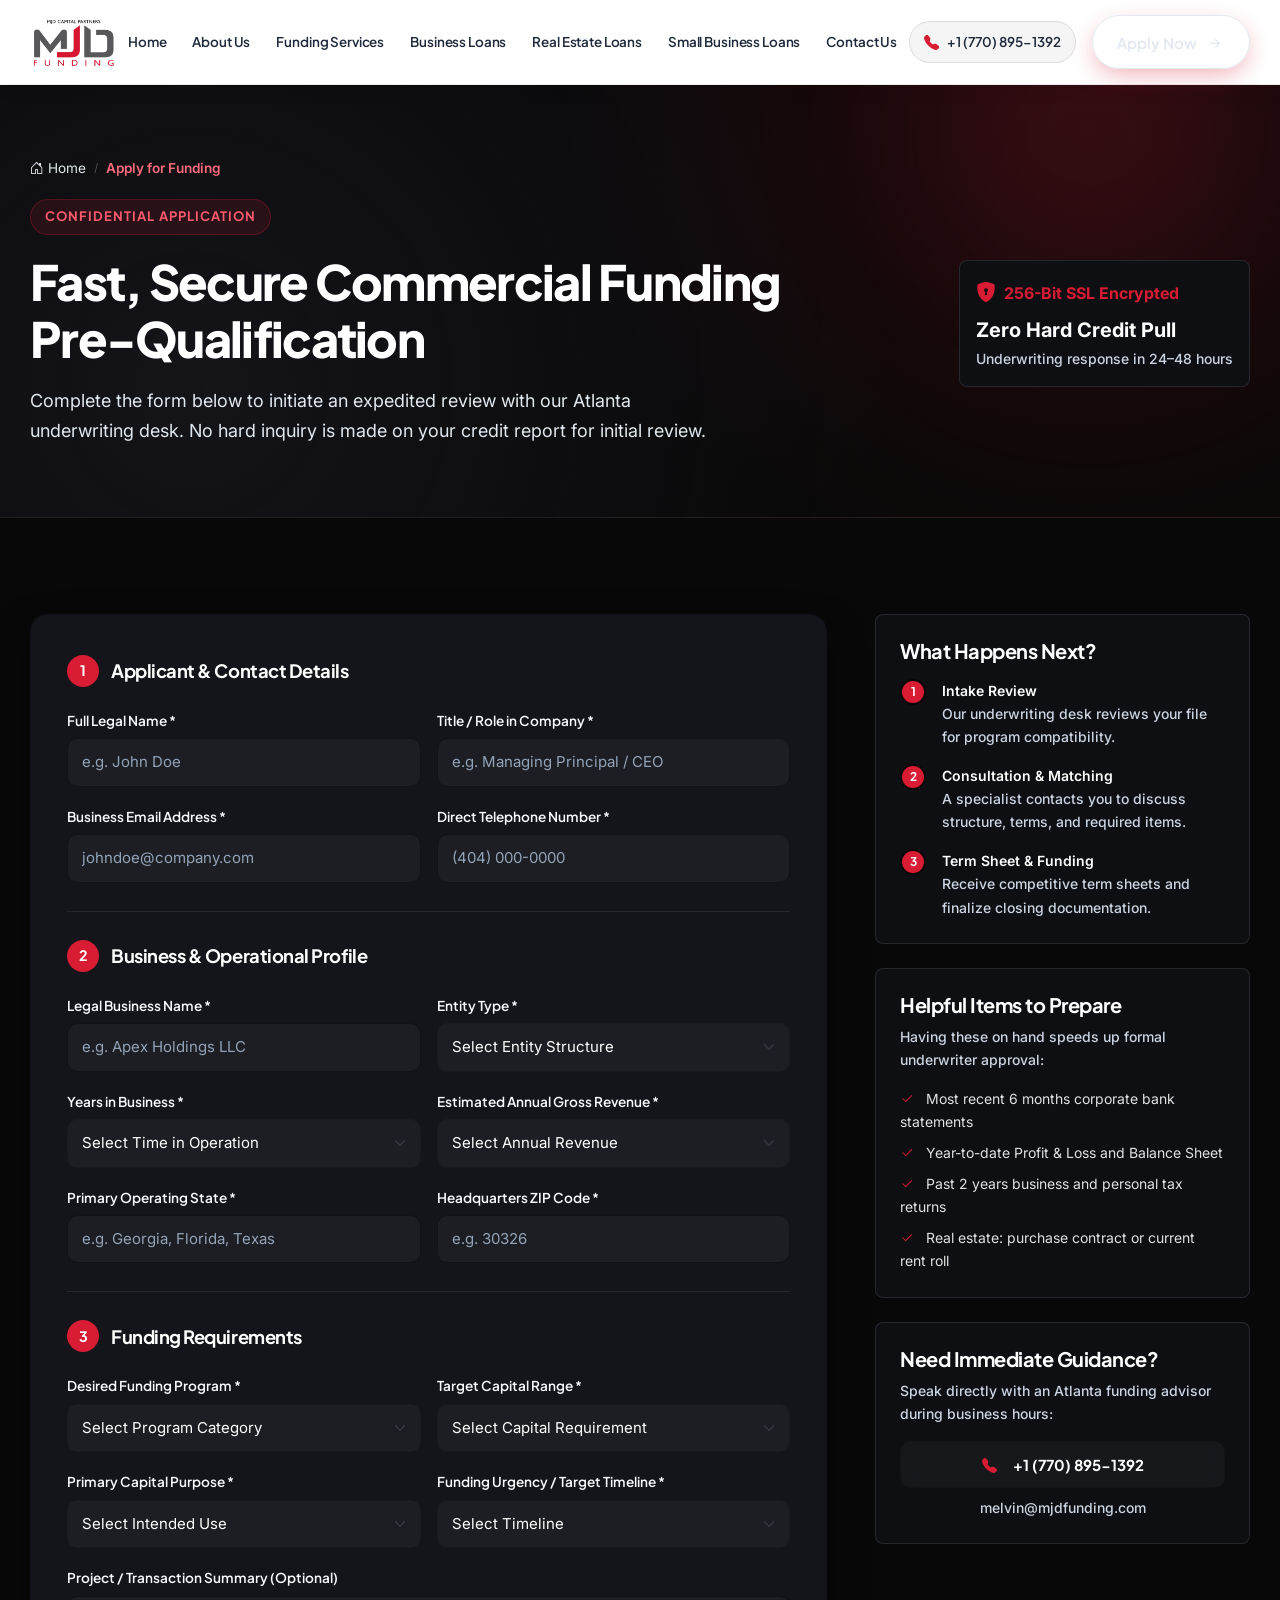
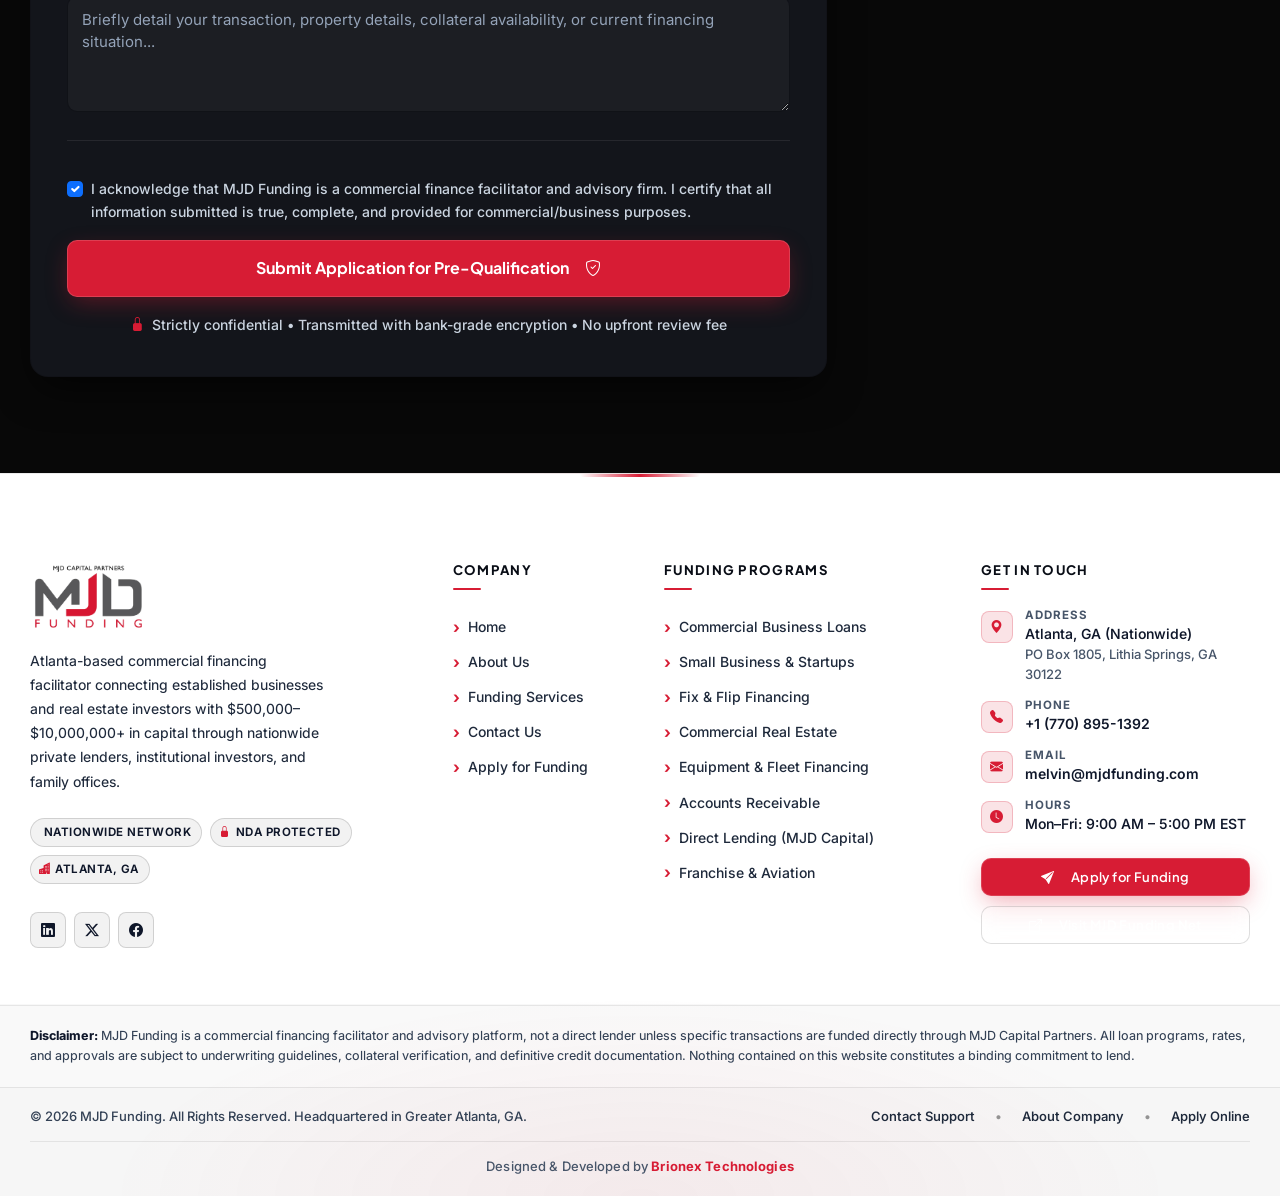
<file: apply-for-funding.html>
<!DOCTYPE html>
<html lang="en">
<head>
  <meta charset="UTF-8">
  <meta name="viewport" content="width=device-width, initial-scale=1.0">
  <title>Apply for Funding | MJD Funding — Fast Pre-Qualification Review</title>
  <meta name="description" content="Submit your commercial capital application with MJD Funding. Access $50,000 to $10,000,000+ in business and real estate funding nationwide with zero initial credit impact.">
  <meta name="keywords" content="apply for business loan, commercial loan application, commercial real estate funding application, MJD Funding apply, business financing prequalification">
  <link rel="canonical" href="https://mjdfunding.vercel.app/apply-for-funding.html">

  <!-- Open Graph / Social Meta -->
  <meta property="og:type" content="website">
  <meta property="og:title" content="Apply for Funding | MJD Funding — Fast Pre-Qualification">
  <meta property="og:description" content="Submit your funding request online. Access commercial business loans, real estate capital, and equipment financing from $50K to $10M+ nationwide.">
  <meta property="og:url" content="https://mjdfunding.vercel.app/apply-for-funding.html">

  <!-- Google Fonts: Plus Jakarta Sans & Inter -->
  <link rel="preconnect" href="https://fonts.googleapis.com">
  <link rel="preconnect" href="https://fonts.gstatic.com" crossorigin>
  <link href="https://fonts.googleapis.com/css2?family=Inter:wght@300;400;500;600;700&family=Plus+Jakarta+Sans:wght@500;600;700;800&display=swap" rel="stylesheet">

  <!-- Bootstrap 5.3 CDN -->
  <link href="https://cdn.jsdelivr.net/npm/bootstrap@5.3.3/dist/css/bootstrap.min.css" rel="stylesheet" integrity="sha384-QWTKZyjpPEjISv5WaRU9OFeRpok6YctnYmDr5pNlyT2bRjXh0JMhjY6hW+ALEwIH" crossorigin="anonymous">

  <!-- Bootstrap Icons CDN -->
  <link rel="stylesheet" href="https://cdn.jsdelivr.net/npm/bootstrap-icons@1.11.3/font/bootstrap-icons.min.css">

  <!-- AOS (Animate on Scroll) CDN -->
  <link href="https://cdn.jsdelivr.net/npm/aos@2.3.4/dist/aos.css" rel="stylesheet">

  <!-- Custom Stylesheet -->
  <link rel="stylesheet" href="style.css">
</head>
<body>

  <!-- =========================================================================
       1. GLOBAL STICKY NAVBAR
       ========================================================================= -->
  <nav class="navbar navbar-expand-lg site-navbar" id="mainNav" aria-label="Main Navigation">
    <div class="container">
      <a class="navbar-brand" href="index.html">
        <img src="/images/navbar.png" alt="MJD Funding" class="navbar-logo">
      </a>

      <button class="navbar-toggler" type="button" data-bs-toggle="offcanvas" data-bs-target="#mobileNav" aria-controls="mobileNav" aria-label="Toggle navigation">
        <i class="bi bi-list fs-3"></i>
      </button>

      <div class="collapse navbar-collapse" id="desktopNav">
        <ul class="navbar-nav mx-auto">
          <li class="nav-item">
            <a class="nav-link" href="index.html">Home</a>
          </li>
          <li class="nav-item">
            <a class="nav-link" href="about-us.html">About Us</a>
          </li>
          <li class="nav-item dropdown">
            <a class="nav-link dropdown-toggle" href="funding-services.html" id="servicesDropdown" role="button"
              data-bs-toggle="dropdown" aria-expanded="false">
              Funding Services
            </a>
            <ul class="dropdown-menu dropdown-menu-dark-custom" aria-labelledby="servicesDropdown">
              <li><a class="dropdown-item" href="funding-services.html"><i
                    class="bi bi-grid-fill text-danger me-2"></i>All Funding Services</a></li>
              <li>
                <hr class="dropdown-divider border-secondary border-opacity-25">
              </li>
              <li><a class="dropdown-item" href="business-loans.html"><i
                    class="bi bi-briefcase-fill text-danger me-2"></i>Business Loans</a></li>
              <li><a class="dropdown-item" href="real-estate-loans.html"><i
                    class="bi bi-buildings-fill text-danger me-2"></i>Real Estate Loans</a></li>
              <li><a class="dropdown-item" href="small-business-loans.html"><i
                    class="bi bi-shop-window text-danger me-2"></i>Small Business Loans</a></li>
              <li>
                <hr class="dropdown-divider border-secondary border-opacity-25">
              </li>

              <!-- Category 1: USDA Loan Programs -->
              <li class="dropdown-submenu">
                <a class="dropdown-item dropdown-toggle-submenu" href="index.html#usda-loans">
                  <span class="d-flex align-items-center"><i class="bi bi-patch-check-fill text-danger me-2"></i>USDA Loan Programs</span>
                  <i class="bi bi-chevron-right ms-2 submenu-arrow"></i>
                </a>
                <ul class="dropdown-menu dropdown-menu-dark-custom submenu">
                  <li><a class="dropdown-item" href="index.html#usda-bi"><i class="bi bi-buildings text-danger me-2"></i>Business & Industry (B&I)</a></li>
                  <li><a class="dropdown-item" href="index.html#usda-reap"><i class="bi bi-sun text-danger me-2"></i>Rural Energy (REAP)</a></li>
                  <li><a class="dropdown-item" href="index.html#usda-9003"><i class="bi bi-droplet-half text-danger me-2"></i>Section 9003 Biorefinery</a></li>
                  <li><a class="dropdown-item" href="index.html#usda-irp-rmap"><i class="bi bi-diagram-3 text-danger me-2"></i>IRP & RMAP Micro-Financing</a></li>
                  <li><a class="dropdown-item" href="index.html#usda-targeted"><i class="bi bi-gear-wide text-danger me-2"></i>Targeted Sector Facilities</a></li>
                </ul>
              </li>

              <!-- Category 2: SBA Loan Programs -->
              <li class="dropdown-submenu">
                <a class="dropdown-item dropdown-toggle-submenu" href="index.html#sba-loans">
                  <span class="d-flex align-items-center"><i class="bi bi-shield-check text-danger me-2"></i>SBA Loan Programs</span>
                  <i class="bi bi-chevron-right ms-2 submenu-arrow"></i>
                </a>
                <ul class="dropdown-menu dropdown-menu-dark-custom submenu">
                  <li><a class="dropdown-item" href="index.html#sba-7a"><i class="bi bi-briefcase text-danger me-2"></i>SBA 7(a) Loan Program</a></li>
                  <li><a class="dropdown-item" href="index.html#sba-504"><i class="bi bi-buildings text-danger me-2"></i>SBA 504 CRE & Equipment</a></li>
                  <li><a class="dropdown-item" href="index.html#sba-microloan"><i class="bi bi-shop text-danger me-2"></i>SBA Microloan Program</a></li>
                  <li><a class="dropdown-item" href="index.html#sba-caplines"><i class="bi bi-arrow-repeat text-danger me-2"></i>SBA CAPLines Working Capital</a></li>
                </ul>
              </li>

              <!-- Category 3: Agriculture & Processing Programs -->
              <li class="dropdown-submenu">
                <a class="dropdown-item dropdown-toggle-submenu" href="index.html#agri-processing">
                  <span class="d-flex align-items-center"><i class="bi bi-tree-fill text-danger me-2"></i>Agriculture & Processing</span>
                  <i class="bi bi-chevron-right ms-2 submenu-arrow"></i>
                </a>
                <ul class="dropdown-menu dropdown-menu-dark-custom submenu">
                  <li><a class="dropdown-item" href="index.html#agri-spur"><i class="bi bi-tree text-danger me-2"></i>SPUR Program (To $175M)</a></li>
                  <li><a class="dropdown-item" href="index.html#agri-mppep"><i class="bi bi-box-seam text-danger me-2"></i>MPPEP Processing Grants</a></li>
                  <li><a class="dropdown-item" href="index.html#agri-mppep-catfish"><i class="bi bi-water text-danger me-2"></i>MPPEP Phase 3 Wild Catfish</a></li>
                  <li><a class="dropdown-item" href="index.html#agri-mppep-phase4"><i class="bi bi-tools text-danger me-2"></i>MPPEP Phase 4 Equipment</a></li>
                  <li><a class="dropdown-item" href="index.html#agri-seafood-strategy"><i class="bi bi-compass text-danger me-2"></i>America First Seafood Strategy</a></li>
                </ul>
              </li>
            </ul>
          </li>
          <li class="nav-item">
            <a class="nav-link" href="business-loans.html">Business Loans</a>
          </li>
          <li class="nav-item">
            <a class="nav-link" href="real-estate-loans.html">Real Estate Loans</a>
          </li>
          <li class="nav-item">
            <a class="nav-link" href="small-business-loans.html">Small Business Loans</a>
          </li>
          <li class="nav-item">
            <a class="nav-link" href="contact-us.html">Contact Us</a>
          </li>
        </ul>

        <div class="d-flex align-items-center gap-3">
          <a href="tel:+17708951392" class="nav-phone d-none d-xl-flex" title="Call Us Direct">
            <i class="bi bi-telephone-fill"></i>
            <span>+1 (770) 895-1392</span>
          </a>
          <a href="apply-for-funding.html" class="btn btn-brand-red btn-pill active">
            <span>Apply Now</span>
            <i class="bi bi-arrow-right-short fs-5"></i>
          </a>
        </div>
      </div>
    </div>
  </nav>

  <!-- Mobile Offcanvas Menu -->
  <div class="offcanvas offcanvas-end" tabindex="-1" id="mobileNav" aria-labelledby="mobileNavLabel">
    <div class="offcanvas-header border-bottom border-secondary border-opacity-25 pb-3">
      <div class="d-flex align-items-center">
        <img src="/images/navbar.png" alt="MJD Funding" class="navbar-logo" id="mobileNavLabel">
      </div>
      <button type="button" class="btn-close text-reset" data-bs-dismiss="offcanvas" aria-label="Close"></button>
    </div>
    <div class="offcanvas-body d-flex flex-column justify-content-between pt-4">
      <ul class="navbar-nav">
        <li class="nav-item"><a class="nav-link" href="index.html">Home</a></li>
        <li class="nav-item"><a class="nav-link" href="about-us.html">About Us</a></li>
        <li class="nav-item"><a class="nav-link" href="funding-services.html">Funding Services</a></li>
        <li class="nav-item"><a class="nav-link ps-3 small text-muted" href="business-loans.html">↳ Business Loans</a></li>
        <li class="nav-item"><a class="nav-link ps-3 small text-muted" href="real-estate-loans.html">↳ Real Estate Loans</a></li>
        <li class="nav-item"><a class="nav-link ps-3 small text-muted" href="small-business-loans.html">↳ Small Business Loans</a></li>

        <!-- Mobile Collapsible Category 1: USDA -->
        <li class="nav-item">
          <a class="nav-link ps-3 small text-muted d-flex justify-content-between align-items-center" data-bs-toggle="collapse" href="#mobileUsdaCollapse" role="button" aria-expanded="false" aria-controls="mobileUsdaCollapse">
            <span>↳ USDA Loan Programs</span>
            <i class="bi bi-chevron-down small text-danger"></i>
          </a>
          <div class="collapse ps-3" id="mobileUsdaCollapse">
            <ul class="navbar-nav py-1">
              <li class="nav-item"><a class="nav-link py-1 ps-3 text-muted small" href="index.html#usda-bi">• Business & Industry (B&I)</a></li>
              <li class="nav-item"><a class="nav-link py-1 ps-3 text-muted small" href="index.html#usda-reap">• Rural Energy (REAP)</a></li>
              <li class="nav-item"><a class="nav-link py-1 ps-3 text-muted small" href="index.html#usda-9003">• Section 9003 Biorefinery</a></li>
              <li class="nav-item"><a class="nav-link py-1 ps-3 text-muted small" href="index.html#usda-irp-rmap">• IRP & RMAP Micro-Financing</a></li>
              <li class="nav-item"><a class="nav-link py-1 ps-3 text-muted small" href="index.html#usda-targeted">• Targeted Sector Facilities</a></li>
            </ul>
          </div>
        </li>

        <!-- Mobile Collapsible Category 2: SBA -->
        <li class="nav-item">
          <a class="nav-link ps-3 small text-muted d-flex justify-content-between align-items-center" data-bs-toggle="collapse" href="#mobileSbaCollapse" role="button" aria-expanded="false" aria-controls="mobileSbaCollapse">
            <span>↳ SBA Loan Programs</span>
            <i class="bi bi-chevron-down small text-danger"></i>
          </a>
          <div class="collapse ps-3" id="mobileSbaCollapse">
            <ul class="navbar-nav py-1">
              <li class="nav-item"><a class="nav-link py-1 ps-3 text-muted small" href="index.html#sba-7a">• SBA 7(a) Loan Program</a></li>
              <li class="nav-item"><a class="nav-link py-1 ps-3 text-muted small" href="index.html#sba-504">• SBA 504 Real Estate & Equip</a></li>
              <li class="nav-item"><a class="nav-link py-1 ps-3 text-muted small" href="index.html#sba-microloan">• SBA Microloan ($50K)</a></li>
              <li class="nav-item"><a class="nav-link py-1 ps-3 text-muted small" href="index.html#sba-caplines">• SBA CAPLines Working Capital</a></li>
            </ul>
          </div>
        </li>

        <!-- Mobile Collapsible Category 3: Agriculture & Processing -->
        <li class="nav-item">
          <a class="nav-link ps-3 small text-muted d-flex justify-content-between align-items-center" data-bs-toggle="collapse" href="#mobileAgriCollapse" role="button" aria-expanded="false" aria-controls="mobileAgriCollapse">
            <span>↳ Agriculture & Processing</span>
            <i class="bi bi-chevron-down small text-danger"></i>
          </a>
          <div class="collapse ps-3" id="mobileAgriCollapse">
            <ul class="navbar-nav py-1">
              <li class="nav-item"><a class="nav-link py-1 ps-3 text-muted small" href="index.html#agri-spur">• SPUR Program (To $175M)</a></li>
              <li class="nav-item"><a class="nav-link py-1 ps-3 text-muted small" href="index.html#agri-mppep">• MPPEP Processing Grants</a></li>
              <li class="nav-item"><a class="nav-link py-1 ps-3 text-muted small" href="index.html#agri-mppep-catfish">• MPPEP Phase 3 Catfish</a></li>
              <li class="nav-item"><a class="nav-link py-1 ps-3 text-muted small" href="index.html#agri-mppep-phase4">• MPPEP Phase 4 Equipment</a></li>
              <li class="nav-item"><a class="nav-link py-1 ps-3 text-muted small" href="index.html#agri-seafood-strategy">• America First Seafood Strategy</a></li>
            </ul>
          </div>
        </li>
        <li class="nav-item"><a class="nav-link" href="contact-us.html">Contact Us</a></li>
      </ul>
      <div class="mt-4 pt-3 border-top border-secondary border-opacity-25">
        <a href="tel:+17708951392" class="d-flex align-items-center gap-2 offcanvas-phone-link fw-semibold mb-3">
          <i class="bi bi-telephone-fill text-danger"></i>
          <span>+1 (770) 895-1392</span>
        </a>
        <a href="apply-for-funding.html" class="btn btn-brand-red w-100 btn-pill">Apply Now</a>
      </div>
    </div>
  </div>

  <!-- =========================================================================
       2. PAGE HERO & BREADCRUMBS
       ========================================================================= -->
  <header class="page-hero">
    <div class="page-hero-glow"></div>
    <div class="container position-relative" style="z-index: 2;">
      <ul class="breadcrumb-custom">
        <li><a href="index.html"><i class="bi bi-house-door"></i> Home</a></li>
        <li class="separator">/</li>
        <li class="current">Apply for Funding</li>
      </ul>

      <div class="row align-items-center g-5">
        <div class="col-lg-8" data-aos="fade-up">
          <div class="section-badge badge-navy">Confidential Application</div>
          <h1 class="page-title">
            Fast, Secure Commercial Funding Pre-Qualification
          </h1>
          <p class="page-subtitle">
            Complete the form below to initiate an expedited review with our Atlanta underwriting desk. No hard inquiry is made on your credit report for initial review.
          </p>
        </div>
        <div class="col-lg-4 text-lg-end" data-aos="fade-left" data-aos-delay="100">
          <div class="p-3 bg-black-surface border border-secondary border-opacity-25 rounded-3 d-inline-block text-start">
            <div class="d-flex align-items-center gap-2 text-danger fw-bold mb-1">
              <i class="bi bi-shield-lock-fill fs-5"></i>
              <span>256-Bit SSL Encrypted</span>
            </div>
            <div class="text-white fs-5 fw-bold">Zero Hard Credit Pull</div>
            <div class="text-muted small">Underwriting response in 24–48 hours</div>
          </div>
        </div>
      </div>
    </div>
  </header>

  <!-- =========================================================================
       3. APPLICATION FORM SECTION
       ========================================================================= -->
  <section class="section-padding bg-black-bg">
    <div class="container">
      <div class="row g-5">
        <!-- Main Form Column -->
        <div class="col-lg-8" data-aos="fade-up">
          <div class="app-form-card">
            <!-- In-Page Confirmation Message (Hidden by default, shown upon submission) -->
            <div id="applicationSuccessMessage" class="alert alert-success d-none mb-4 p-4 bg-black-surface border border-danger border-opacity-50 text-white rounded-3">
              <div class="d-flex align-items-center gap-3">
                <i class="bi bi-check-circle-fill text-danger fs-2"></i>
                <div>
                  <h4 class="fw-bold mb-1 text-white">Application Received Successfully!</h4>
                  <p class="mb-0 text-white-50 small">
                    Your file has been assigned an internal tracking reference and forwarded to the MJD Funding senior underwriting desk. A funding specialist will reach out by telephone or email within 24–48 business hours.
                  </p>
                </div>
              </div>
            </div>

            <form id="mainApplicationForm" novalidate>
              <!-- STEP 1: Applicant & Contact Details -->
              <div class="form-step-section">
                <div class="form-step-header">
                  <div class="form-step-num">1</div>
                  <h2 class="form-step-title">Applicant & Contact Details</h2>
                </div>

                <div class="row g-3">
                  <div class="col-md-6">
                    <label for="appFullName" class="form-label">Full Legal Name *</label>
                    <input type="text" class="form-control" id="appFullName" placeholder="e.g. John Doe" required>
                  </div>
                  <div class="col-md-6">
                    <label for="appTitle" class="form-label">Title / Role in Company *</label>
                    <input type="text" class="form-control" id="appTitle" placeholder="e.g. Managing Principal / CEO" required>
                  </div>
                  <div class="col-md-6">
                    <label for="appEmail" class="form-label">Business Email Address *</label>
                    <input type="email" class="form-control" id="appEmail" placeholder="johndoe@company.com" required>
                  </div>
                  <div class="col-md-6">
                    <label for="appPhone" class="form-label">Direct Telephone Number *</label>
                    <input type="tel" class="form-control" id="appPhone" placeholder="(404) 000-0000" required>
                  </div>
                </div>
              </div>

              <!-- STEP 2: Business & Entity Profile -->
              <div class="form-step-section">
                <div class="form-step-header">
                  <div class="form-step-num">2</div>
                  <h2 class="form-step-title">Business & Operational Profile</h2>
                </div>

                <div class="row g-3">
                  <div class="col-md-6">
                    <label for="appCompanyName" class="form-label">Legal Business Name *</label>
                    <input type="text" class="form-control" id="appCompanyName" placeholder="e.g. Apex Holdings LLC" required>
                  </div>
                  <div class="col-md-6">
                    <label for="appEntityType" class="form-label">Entity Type *</label>
                    <select class="form-select" id="appEntityType" required>
                      <option value="" selected disabled>Select Entity Structure</option>
                      <option value="LLC">Limited Liability Company (LLC)</option>
                      <option value="C-Corp">C-Corporation</option>
                      <option value="S-Corp">S-Corporation</option>
                      <option value="Partnership">General / Limited Partnership</option>
                      <option value="SoleProp">Sole Proprietorship</option>
                      <option value="Other">Other / Individual Investor</option>
                    </select>
                  </div>
                  <div class="col-md-6">
                    <label for="appTimeInBusiness" class="form-label">Years in Business *</label>
                    <select class="form-select" id="appTimeInBusiness" required>
                      <option value="" selected disabled>Select Time in Operation</option>
                      <option value="startup">Startup (< 1 Year)</option>
                      <option value="1-2yrs">1 to 2 Years</option>
                      <option value="3-5yrs">3 to 5 Years</option>
                      <option value="5yrs_plus">5+ Years Established</option>
                    </select>
                  </div>
                  <div class="col-md-6">
                    <label for="appAnnualRevenue" class="form-label">Estimated Annual Gross Revenue *</label>
                    <select class="form-select" id="appAnnualRevenue" required>
                      <option value="" selected disabled>Select Annual Revenue</option>
                      <option value="under250k">Under $250,000</option>
                      <option value="250k-500k">$250,000 – $500,000</option>
                      <option value="500k-1m">$500,000 – $1,000,000</option>
                      <option value="1m-5m">$1,000,000 – $5,000,000</option>
                      <option value="5m_plus">$5,000,000+</option>
                    </select>
                  </div>
                  <div class="col-md-6">
                    <label for="appState" class="form-label">Primary Operating State *</label>
                    <input type="text" class="form-control" id="appState" placeholder="e.g. Georgia, Florida, Texas" required>
                  </div>
                  <div class="col-md-6">
                    <label for="appZip" class="form-label">Headquarters ZIP Code *</label>
                    <input type="text" class="form-control" id="appZip" placeholder="e.g. 30326" required>
                  </div>
                </div>
              </div>

              <!-- STEP 3: Capital Request & Financing Details -->
              <div class="form-step-section">
                <div class="form-step-header">
                  <div class="form-step-num">3</div>
                  <h2 class="form-step-title">Funding Requirements</h2>
                </div>

                <div class="row g-3">
                  <div class="col-md-6">
                    <label for="appProgram" class="form-label">Desired Funding Program *</label>
                    <select class="form-select" id="appProgram" required>
                      <option value="" selected disabled>Select Program Category</option>
                      <option value="business_loans">Commercial Business Loans ($500K – $10M+)</option>
                      <option value="small_business">Small Business & Working Capital ($50K – $500K)</option>
                      <option value="cre">Commercial Real Estate (CRE) ($1M – $10M+)</option>
                      <option value="residential_re">Residential Real Estate / Fix & Flip ($75K – $3M)</option>
                      <option value="equipment">Equipment & Asset Financing</option>
                      <option value="factoring">Accounts Receivable Factoring</option>
                      <option value="direct_lending">Direct Lending (MJD Capital Partners)</option>
                      <option value="specialty">Franchise, Aircraft or Marine Debt</option>
                      <option value="usda_loans">USDA Commercial Loan Programs</option>
                      <option value="sba_loans">SBA Business Financing Programs</option>
                      <option value="agri_processing">Agriculture & Food Processing Financing</option>
                    </select>
                  </div>

                  <div class="col-md-6">
                    <label for="appAmount" class="form-label">Target Capital Range *</label>
                    <select class="form-select" id="appAmount" required>
                      <option value="" selected disabled>Select Capital Requirement</option>
                      <option value="50k-250k">$50,000 – $250,000</option>
                      <option value="250k-500k">$250,000 – $500,000</option>
                      <option value="500k-1m">$500,000 – $1,000,000</option>
                      <option value="1m-2.5m">$1,000,000 – $2,500,000</option>
                      <option value="2.5m-5m">$2,500,000 – $5,000,000</option>
                      <option value="5m-10m">$5,000,000 – $10,000,000</option>
                      <option value="10m_plus">$10,000,000+</option>
                    </select>
                  </div>

                  <div class="col-md-6">
                    <label for="appPurpose" class="form-label">Primary Capital Purpose *</label>
                    <select class="form-select" id="appPurpose" required>
                      <option value="" selected disabled>Select Intended Use</option>
                      <option value="working_capital">Working Capital & Payroll</option>
                      <option value="expansion">Business Expansion / New Location</option>
                      <option value="re_purchase">Real Estate Acquisition</option>
                      <option value="re_construction">Real Estate Construction / Renovation</option>
                      <option value="equipment_buy">Machinery / Equipment Purchase</option>
                      <option value="debt_refi">Refinance Existing Debt</option>
                      <option value="acquisition">Merger / Business Acquisition</option>
                    </select>
                  </div>

                  <div class="col-md-6">
                    <label for="appTimeline" class="form-label">Funding Urgency / Target Timeline *</label>
                    <select class="form-select" id="appTimeline" required>
                      <option value="" selected disabled>Select Timeline</option>
                      <option value="immediate">Immediate (Within 14 Days)</option>
                      <option value="30days">Within 30 Days</option>
                      <option value="60days">30 – 60 Days</option>
                      <option value="exploring">Future Planning / Exploring Terms</option>
                    </select>
                  </div>

                  <div class="col-12">
                    <label for="appOverview" class="form-label">Project / Transaction Summary (Optional)</label>
                    <textarea class="form-control" id="appOverview" rows="4" placeholder="Briefly detail your transaction, property details, collateral availability, or current financing situation..."></textarea>
                  </div>
                </div>
              </div>

              <!-- Privacy Checkbox & Submit -->
              <div class="mt-4 pt-2">
                <div class="form-check mb-3">
                  <input class="form-check-input" type="checkbox" id="appConsent" required checked>
                  <label class="form-check-label text-muted small" for="appConsent">
                    I acknowledge that MJD Funding is a commercial finance facilitator and advisory firm. I certify that all information submitted is true, complete, and provided for commercial/business purposes.
                  </label>
                </div>

                <button type="submit" class="btn btn-brand-red w-100 py-3 fw-bold fs-6">
                  <span>Submit Application for Pre-Qualification</span>
                  <i class="bi bi-shield-check ms-2"></i>
                </button>
                <div class="text-center text-muted small mt-3">
                  <i class="bi bi-lock-fill me-1 text-danger"></i> Strictly confidential • Transmitted with bank-grade encryption • No upfront review fee
                </div>
              </div>
            </form>
          </div>
        </div>

        <!-- Sidebar Information Column -->
        <div class="col-lg-4" data-aos="fade-left">
          <!-- Step Process Overview -->
          <div class="p-4 bg-black-surface border border-secondary border-opacity-25 rounded-3 mb-4">
            <h3 class="h5 fw-bold text-white mb-3">What Happens Next?</h3>
            <ol class="list-unstyled d-flex flex-column gap-3 mb-0">
              <li class="d-flex align-items-start gap-3">
                <div class="process-step-badge position-static flex-shrink-0" style="width: 26px; height: 26px; font-size: 0.75rem;">1</div>
                <div>
                  <div class="text-white fw-semibold small">Intake Review</div>
                  <div class="text-muted small">Our underwriting desk reviews your file for program compatibility.</div>
                </div>
              </li>
              <li class="d-flex align-items-start gap-3">
                <div class="process-step-badge position-static flex-shrink-0" style="width: 26px; height: 26px; font-size: 0.75rem;">2</div>
                <div>
                  <div class="text-white fw-semibold small">Consultation & Matching</div>
                  <div class="text-muted small">A specialist contacts you to discuss structure, terms, and required items.</div>
                </div>
              </li>
              <li class="d-flex align-items-start gap-3">
                <div class="process-step-badge position-static flex-shrink-0" style="width: 26px; height: 26px; font-size: 0.75rem;">3</div>
                <div>
                  <div class="text-white fw-semibold small">Term Sheet & Funding</div>
                  <div class="text-muted small">Receive competitive term sheets and finalize closing documentation.</div>
                </div>
              </li>
            </ol>
          </div>

          <!-- Documentation Checklist Card -->
          <div class="p-4 bg-black-surface border border-secondary border-opacity-25 rounded-3 mb-4">
            <h3 class="h5 fw-bold text-white mb-2">Helpful Items to Prepare</h3>
            <p class="text-muted small mb-3">Having these on hand speeds up formal underwriter approval:</p>
            <ul class="list-unstyled d-flex flex-column gap-2 mb-0 text-white-50 small">
              <li><i class="bi bi-check2 text-danger me-2"></i> Most recent 6 months corporate bank statements</li>
              <li><i class="bi bi-check2 text-danger me-2"></i> Year-to-date Profit & Loss and Balance Sheet</li>
              <li><i class="bi bi-check2 text-danger me-2"></i> Past 2 years business and personal tax returns</li>
              <li><i class="bi bi-check2 text-danger me-2"></i> Real estate: purchase contract or current rent roll</li>
            </ul>
          </div>

          <!-- Direct Phone Assistance -->
          <div class="p-4 bg-black-surface border border-secondary border-opacity-25 rounded-3">
            <h3 class="h5 fw-bold text-white mb-2">Need Immediate Guidance?</h3>
            <p class="text-muted small mb-3">Speak directly with an Atlanta funding advisor during business hours:</p>
            <a href="tel:+17708951392" class="btn btn-outline-white w-100 fw-bold mb-2">
              <i class="bi bi-telephone-fill text-danger me-2"></i>
              <span>+1 (770) 895-1392</span>
            </a>
            <a href="mailto:melvin@mjdfunding.com" class="text-muted small text-decoration-none d-block text-center hover-red">
              melvin@mjdfunding.com
            </a>
          </div>
        </div>
      </div>
    </div>
  </section>

  <!-- =========================================================================
       4. GLOBAL FOOTER
       ========================================================================= -->
    <!-- =========================================================================
       FOOTER — PREMIUM
       ========================================================================= -->
  <footer class="site-footer" role="contentinfo">
    <!-- Main Footer Body -->
    <div class="container">
      <div class="row g-5">

        <!-- Col 1: Brand -->
        <div class="col-lg-4 col-md-12 footer-brand-col">
          <div class="footer-logo-wrap">
            <img src="/images/navbar.png" alt="MJD Funding" class="footer-logo-image">
          </div>
          <p class="footer-desc">
            Atlanta-based commercial financing facilitator connecting established businesses and real estate investors with $500,000&ndash;$10,000,000+ in capital through nationwide private lenders, institutional investors, and family offices.
          </p>
          <!-- Trust Badges -->
          <div class="footer-trust-badges">
            <span class="footer-badge-pill"><i class="bi bi-shield-check-fill"></i> Nationwide Network</span>
            <span class="footer-badge-pill"><i class="bi bi-lock-fill"></i> NDA Protected</span>
            <span class="footer-badge-pill"><i class="bi bi-buildings-fill"></i> Atlanta, GA</span>
          </div>
          <!-- Socials -->
          <div class="footer-socials">
            <!-- REPLACE WITH CLIENT SOCIAL PROFILES -->
            <a href="#" class="social-link" aria-label="LinkedIn"><i class="bi bi-linkedin"></i></a>
            <a href="#" class="social-link" aria-label="Twitter / X"><i class="bi bi-twitter-x"></i></a>
            <a href="#" class="social-link" aria-label="Facebook"><i class="bi bi-facebook"></i></a>
          </div>
        </div>

        <!-- Col 2: Quick Links -->
        <div class="col-lg-2 col-sm-6">
          <h4 class="footer-heading">Company</h4>
          <ul class="footer-links">
            <li><a href="index.html">Home</a></li>
            <li><a href="about-us.html">About Us</a></li>
            <li><a href="funding-services.html">Funding Services</a></li>
            <li><a href="contact-us.html">Contact Us</a></li>
            <li><a href="apply-for-funding.html">Apply for Funding</a></li>
          </ul>
        </div>

        <!-- Col 3: Funding Programs -->
        <div class="col-lg-3 col-sm-6">
          <h4 class="footer-heading">Funding Programs</h4>
          <ul class="footer-links">
            <li><a href="business-loans.html">Commercial Business Loans</a></li>
            <li><a href="small-business-loans.html">Small Business &amp; Startups</a></li>
            <li><a href="real-estate-loans.html">Fix &amp; Flip Financing</a></li>
            <li><a href="real-estate-loans.html">Commercial Real Estate</a></li>
            <li><a href="funding-services.html#equipment">Equipment &amp; Fleet Financing</a></li>
            <li><a href="funding-services.html#accounts-receivable">Accounts Receivable</a></li>
            <li><a href="funding-services.html#direct-lending">Direct Lending (MJD Capital)</a></li>
            <li><a href="funding-services.html#franchise">Franchise &amp; Aviation</a></li>
          </ul>
        </div>

        <!-- Col 4: Contact -->
        <div class="col-lg-3 col-md-6">
          <h4 class="footer-heading">Get in Touch</h4>
          <ul class="footer-contact-list">
            <li>
              <div class="footer-contact-icon"><i class="bi bi-geo-alt-fill"></i></div>
              <div class="footer-contact-text">
                <span class="footer-contact-label">Address</span>
                <span class="footer-contact-value">Atlanta, GA (Nationwide)<br><small class="footer-address-sub">PO Box 1805, Lithia Springs, GA 30122</small></span>
              </div>
            </li>
            <li>
              <div class="footer-contact-icon"><i class="bi bi-telephone-fill"></i></div>
              <div class="footer-contact-text">
                <span class="footer-contact-label">Phone</span>
                <span class="footer-contact-value"><a href="tel:+17708951392">+1 (770) 895-1392</a></span>
              </div>
            </li>
            <li>
              <div class="footer-contact-icon"><i class="bi bi-envelope-fill"></i></div>
              <div class="footer-contact-text">
                <span class="footer-contact-label">Email</span>
                <span class="footer-contact-value"><a href="mailto:melvin@mjdfunding.com">melvin@mjdfunding.com</a></span>
              </div>
            </li>
            <li>
              <div class="footer-contact-icon"><i class="bi bi-clock-fill"></i></div>
              <div class="footer-contact-text">
                <span class="footer-contact-label">Hours</span>
                <span class="footer-contact-value">Mon&ndash;Fri: 9:00 AM &ndash; 5:00 PM EST</span>
              </div>
            </li>
          </ul>
          <!-- CTA Buttons -->
          <div class="footer-cta-row">
            <a href="apply-for-funding.html" class="btn btn-brand-red btn-sm">
              <i class="bi bi-send-fill me-2"></i>Apply for Funding
            </a>
            <a href="https://mjdfunding.net/" target="_blank" rel="noopener noreferrer" class="btn btn-outline-white btn-sm">
              <i class="bi bi-box-arrow-up-right me-2"></i>Visit MJD Funding Net
            </a>
          </div>
        </div>

      </div><!-- /row -->
    </div><!-- /container -->

    <!-- Divider -->
    <hr class="footer-divider">

    <!-- Disclaimer Bar -->
    <div class="footer-disclaimer-bar">
      <div class="container">
        <p>
          <strong class="footer-disclaimer-label">Disclaimer:</strong> MJD Funding is a commercial financing facilitator and advisory platform, not a direct lender unless specific transactions are funded directly through MJD Capital Partners. All loan programs, rates, and approvals are subject to underwriting guidelines, collateral verification, and definitive credit documentation. Nothing contained on this website constitutes a binding commitment to lend.
        </p>
      </div>
    </div>

    <!-- Copyright Bar -->
    <div class="footer-bottom-bar">
      <div class="container">
        <div class="footer-bottom-flex">
          <div>&copy; 2026 MJD Funding. All Rights Reserved. Headquartered in Greater Atlanta, GA.</div>
          <div class="footer-bottom-links">
            <a href="contact-us.html">Contact Support</a>
            <span class="footer-bottom-sep">&bull;</span>
            <a href="about-us.html">About Company</a>
            <span class="footer-bottom-sep">&bull;</span>
            <a href="apply-for-funding.html">Apply Online</a>
          </div>
        </div>
        <div class="footer-developer-credit">
          Designed &amp; Developed by <a href="https://brionex-technologies.vercel.app" target="_blank" rel="noopener noreferrer" class="developer-credit-link">Brionex Technologies</a>
        </div>
      </div>
    </div>

  </footer>

  <!-- Floating Utilities -->
  <button id="backToTop" class="back-to-top" aria-label="Back to Top">
    <i class="bi bi-chevron-up"></i>
  </button>

  <div class="mobile-sticky-bar">
    <a href="tel:+17708951392" class="btn btn-outline-white flex-fill">
      <i class="bi bi-telephone-fill"></i>
      <span>Call</span>
    </a>
    <a href="apply-for-funding.html" class="btn btn-brand-red flex-fill">
      <span>Apply Now</span>
    </a>
  </div>

  <!-- Scripts -->
  <script src="https://cdn.jsdelivr.net/npm/bootstrap@5.3.3/dist/js/bootstrap.bundle.min.js" integrity="sha384-YvpcrYf0tY3lHB60NNkmXc5s9fDVZLESaAA55NDzOxhy9GkcIdslK1eN7N6jIeHz" crossorigin="anonymous"></script>
  <script src="https://cdn.jsdelivr.net/npm/aos@2.3.4/dist/aos.js"></script>
  <script src="script.js"></script>
</body>
</html>
</file>
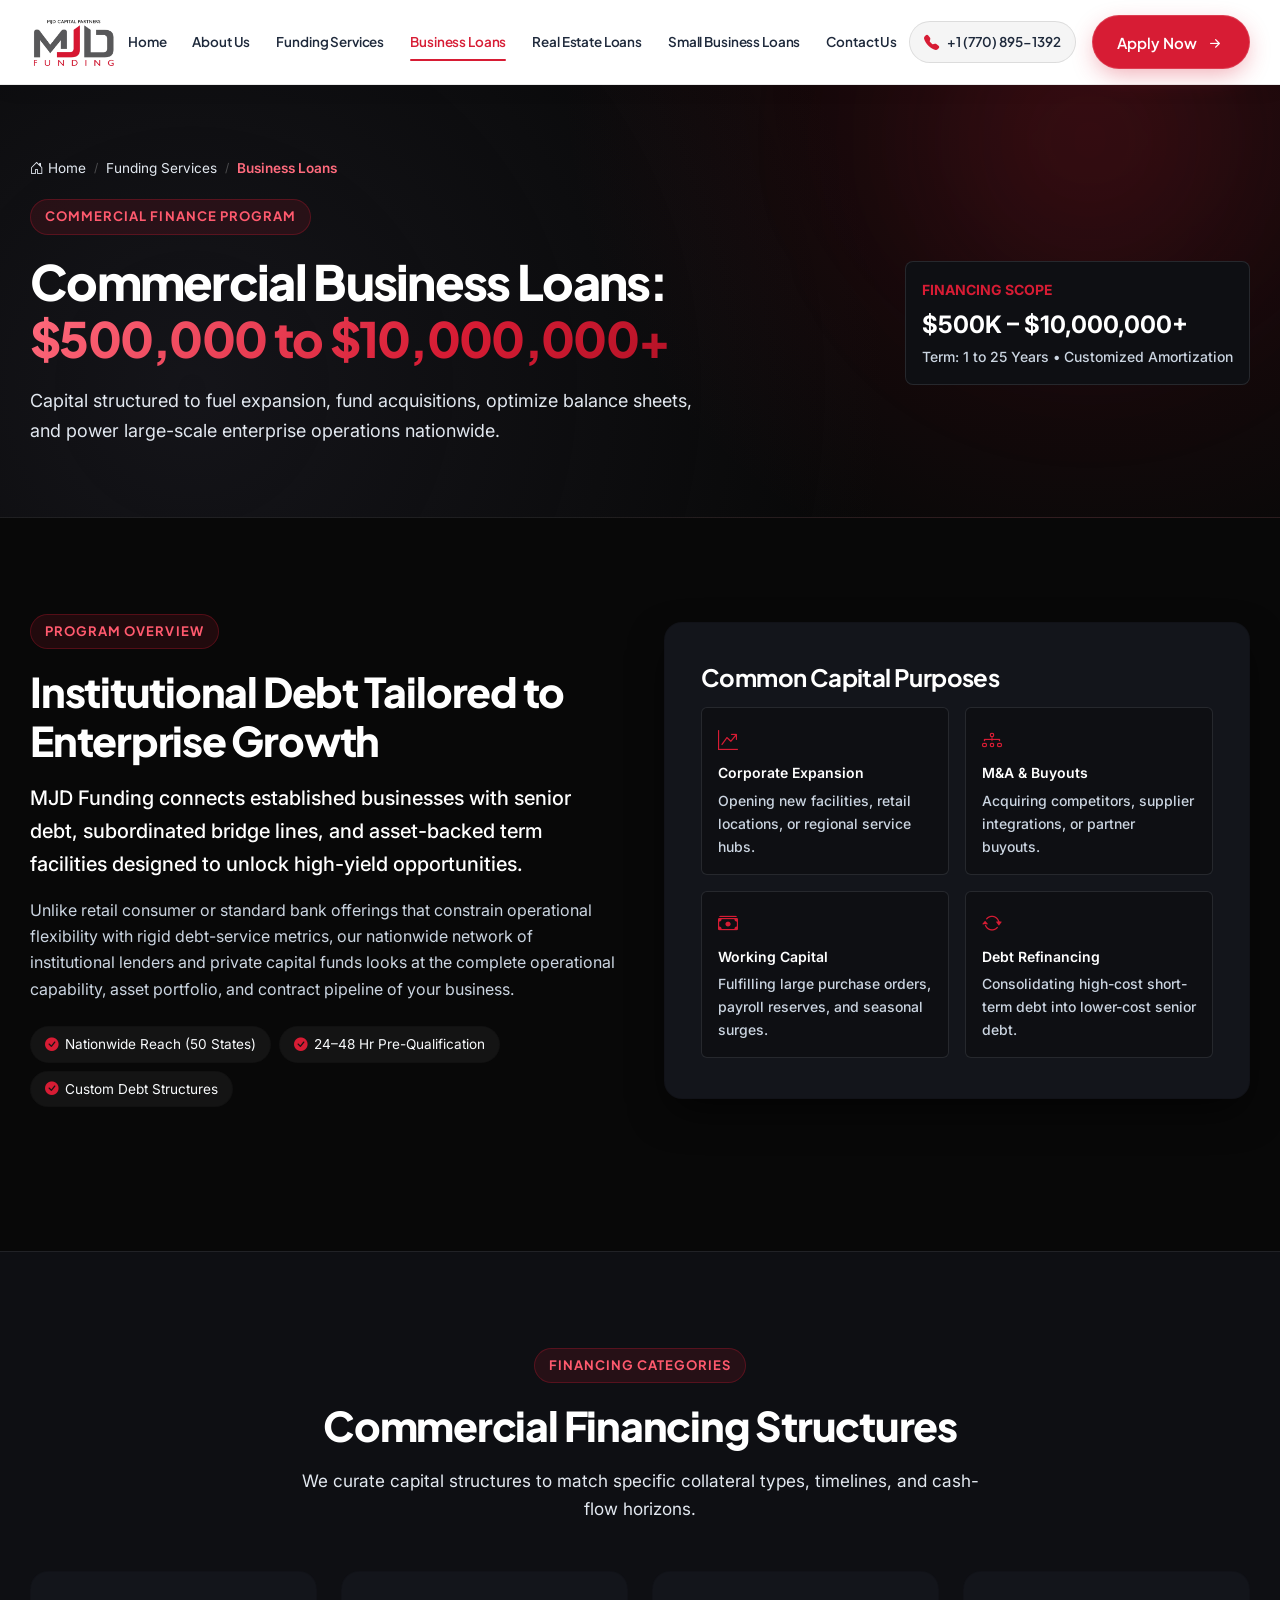
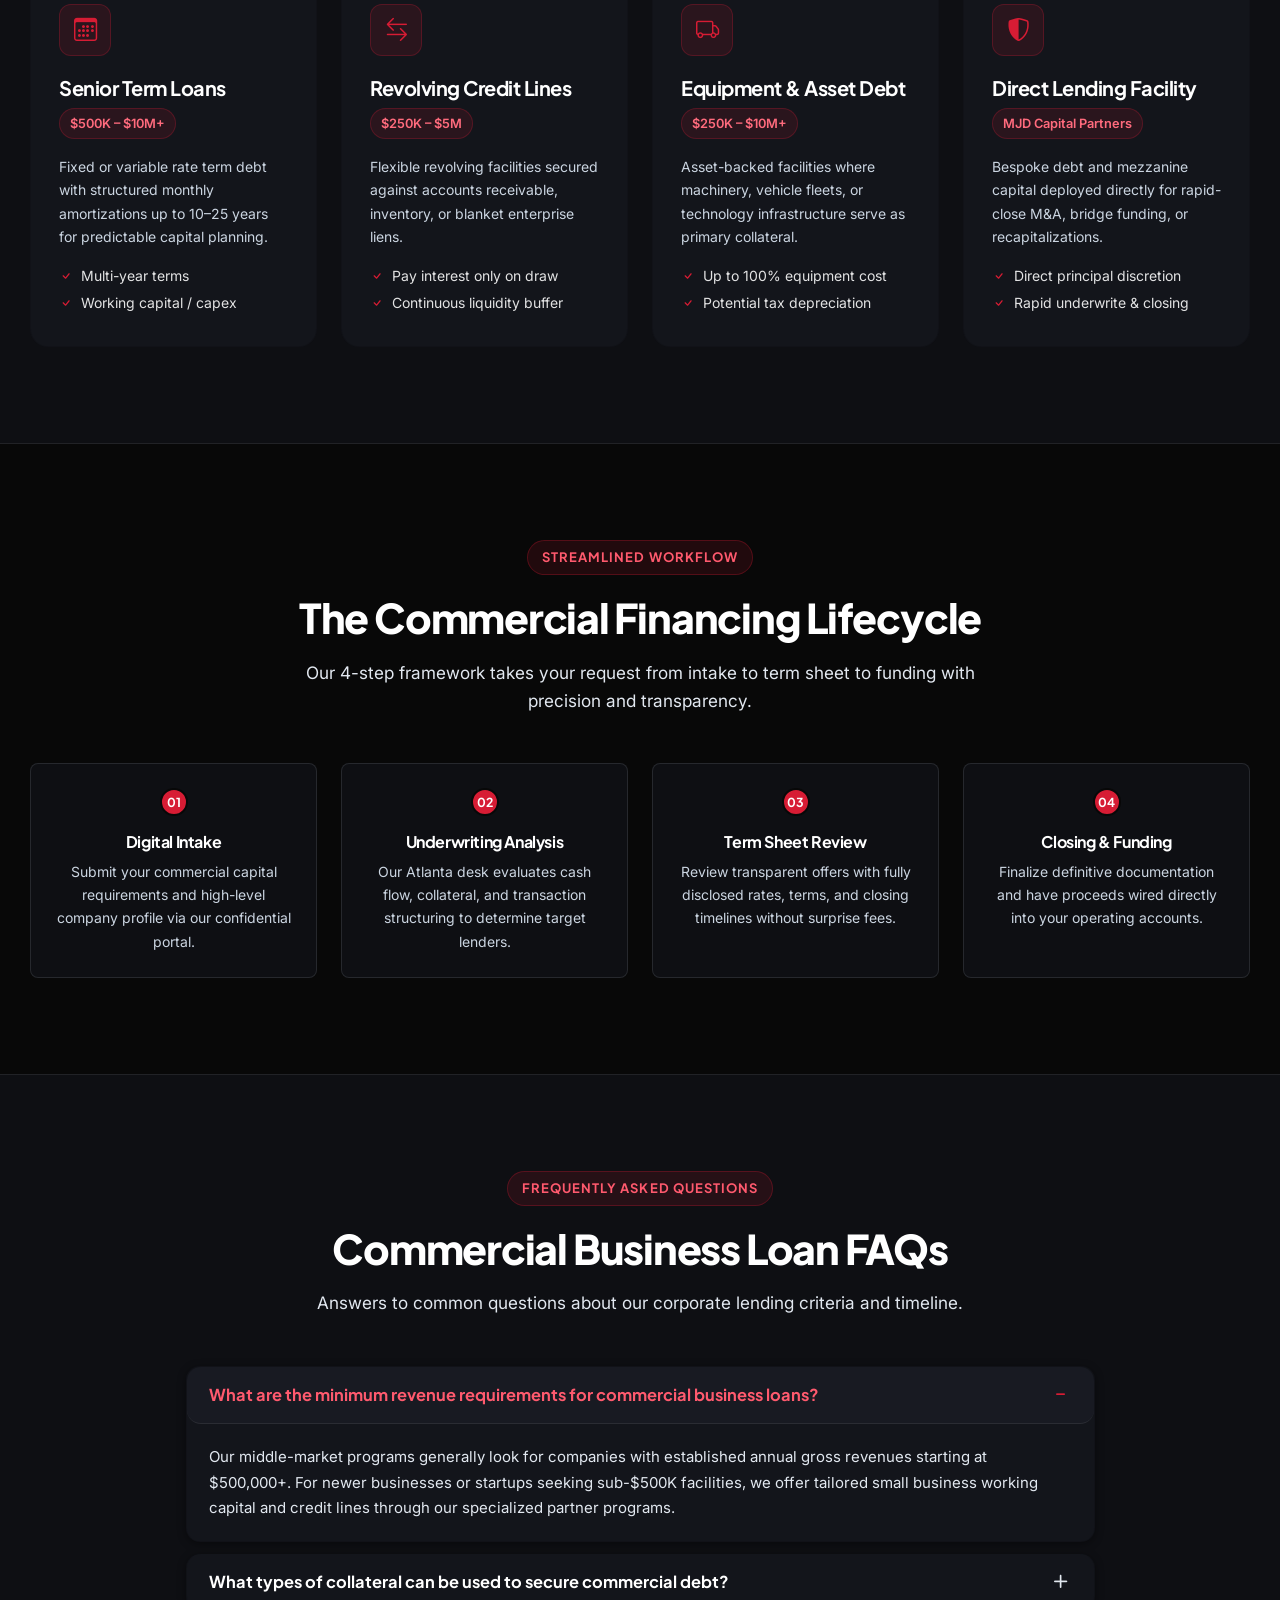
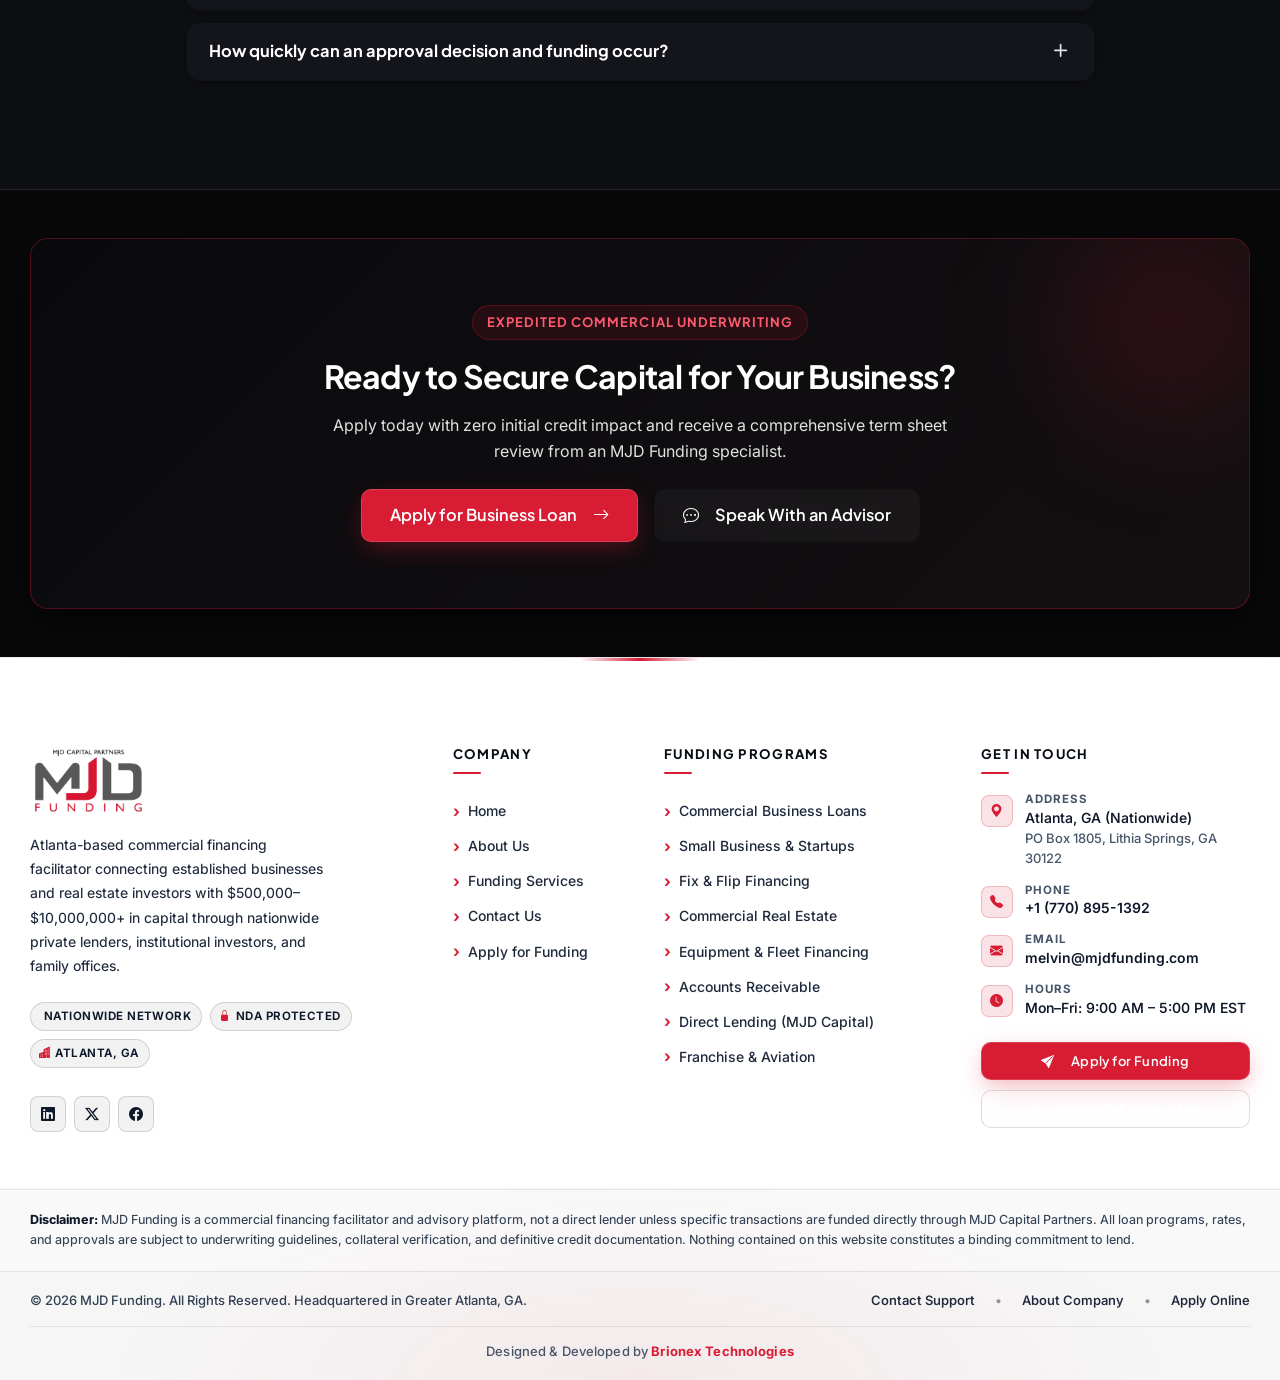
<file: business-loans.html>
<!DOCTYPE html>
<html lang="en">
<head>
  <meta charset="UTF-8">
  <meta name="viewport" content="width=device-width, initial-scale=1.0">
  <title>Commercial Business Loans | MJD Funding — $500K to $10M+ Capital</title>
  <meta name="description" content="Explore commercial business loans from MJD Funding. Access $500,000 to $10,000,000+ for working capital, corporate expansion, acquisitions, and equipment nationwide.">
  <meta name="keywords" content="commercial business loans, corporate financing, middle market debt, MJD Funding business loans, working capital loans, expansion financing">
  <link rel="canonical" href="https://mjdfunding.vercel.app/business-loans.html">

  <!-- Open Graph / Social Meta -->
  <meta property="og:type" content="website">
  <meta property="og:title" content="Commercial Business Loans | MJD Funding">
  <meta property="og:description" content="Tailored commercial financing solutions from $500,000 to $10,000,000+ for established US enterprises and growth companies.">
  <meta property="og:url" content="https://mjdfunding.vercel.app/business-loans.html">

  <!-- Google Fonts: Plus Jakarta Sans & Inter -->
  <link rel="preconnect" href="https://fonts.googleapis.com">
  <link rel="preconnect" href="https://fonts.gstatic.com" crossorigin>
  <link href="https://fonts.googleapis.com/css2?family=Inter:wght@300;400;500;600;700&family=Plus+Jakarta+Sans:wght@500;600;700;800&display=swap" rel="stylesheet">

  <!-- Bootstrap 5.3 CDN -->
  <link href="https://cdn.jsdelivr.net/npm/bootstrap@5.3.3/dist/css/bootstrap.min.css" rel="stylesheet" integrity="sha384-QWTKZyjpPEjISv5WaRU9OFeRpok6YctnYmDr5pNlyT2bRjXh0JMhjY6hW+ALEwIH" crossorigin="anonymous">

  <!-- Bootstrap Icons CDN -->
  <link rel="stylesheet" href="https://cdn.jsdelivr.net/npm/bootstrap-icons@1.11.3/font/bootstrap-icons.min.css">

  <!-- AOS (Animate on Scroll) CDN -->
  <link href="https://cdn.jsdelivr.net/npm/aos@2.3.4/dist/aos.css" rel="stylesheet">

  <!-- Custom Stylesheet -->
  <link rel="stylesheet" href="style.css">
</head>
<body>

  <!-- =========================================================================
       1. GLOBAL STICKY NAVBAR
       ========================================================================= -->
  <nav class="navbar navbar-expand-lg site-navbar" id="mainNav" aria-label="Main Navigation">
    <div class="container">
      <a class="navbar-brand" href="index.html">
        <img src="/images/navbar.png" alt="MJD Funding" class="navbar-logo">
      </a>

      <button class="navbar-toggler" type="button" data-bs-toggle="offcanvas" data-bs-target="#mobileNav" aria-controls="mobileNav" aria-label="Toggle navigation">
        <i class="bi bi-list fs-3"></i>
      </button>

      <div class="collapse navbar-collapse" id="desktopNav">
        <ul class="navbar-nav mx-auto">
          <li class="nav-item">
            <a class="nav-link" href="index.html">Home</a>
          </li>
          <li class="nav-item">
            <a class="nav-link" href="about-us.html">About Us</a>
          </li>
          <li class="nav-item dropdown">
            <a class="nav-link dropdown-toggle" href="funding-services.html" id="servicesDropdown" role="button"
              data-bs-toggle="dropdown" aria-expanded="false">
              Funding Services
            </a>
            <ul class="dropdown-menu dropdown-menu-dark-custom" aria-labelledby="servicesDropdown">
              <li><a class="dropdown-item" href="funding-services.html"><i
                    class="bi bi-grid-fill text-danger me-2"></i>All Funding Services</a></li>
              <li>
                <hr class="dropdown-divider border-secondary border-opacity-25">
              </li>
              <li><a class="dropdown-item" href="business-loans.html"><i
                    class="bi bi-briefcase-fill text-danger me-2"></i>Business Loans</a></li>
              <li><a class="dropdown-item" href="real-estate-loans.html"><i
                    class="bi bi-buildings-fill text-danger me-2"></i>Real Estate Loans</a></li>
              <li><a class="dropdown-item" href="small-business-loans.html"><i
                    class="bi bi-shop-window text-danger me-2"></i>Small Business Loans</a></li>
              <li>
                <hr class="dropdown-divider border-secondary border-opacity-25">
              </li>

              <!-- Category 1: USDA Loan Programs -->
              <li class="dropdown-submenu">
                <a class="dropdown-item dropdown-toggle-submenu" href="index.html#usda-loans">
                  <span class="d-flex align-items-center"><i class="bi bi-patch-check-fill text-danger me-2"></i>USDA Loan Programs</span>
                  <i class="bi bi-chevron-right ms-2 submenu-arrow"></i>
                </a>
                <ul class="dropdown-menu dropdown-menu-dark-custom submenu">
                  <li><a class="dropdown-item" href="index.html#usda-bi"><i class="bi bi-buildings text-danger me-2"></i>Business & Industry (B&I)</a></li>
                  <li><a class="dropdown-item" href="index.html#usda-reap"><i class="bi bi-sun text-danger me-2"></i>Rural Energy (REAP)</a></li>
                  <li><a class="dropdown-item" href="index.html#usda-9003"><i class="bi bi-droplet-half text-danger me-2"></i>Section 9003 Biorefinery</a></li>
                  <li><a class="dropdown-item" href="index.html#usda-irp-rmap"><i class="bi bi-diagram-3 text-danger me-2"></i>IRP & RMAP Micro-Financing</a></li>
                  <li><a class="dropdown-item" href="index.html#usda-targeted"><i class="bi bi-gear-wide text-danger me-2"></i>Targeted Sector Facilities</a></li>
                </ul>
              </li>

              <!-- Category 2: SBA Loan Programs -->
              <li class="dropdown-submenu">
                <a class="dropdown-item dropdown-toggle-submenu" href="index.html#sba-loans">
                  <span class="d-flex align-items-center"><i class="bi bi-shield-check text-danger me-2"></i>SBA Loan Programs</span>
                  <i class="bi bi-chevron-right ms-2 submenu-arrow"></i>
                </a>
                <ul class="dropdown-menu dropdown-menu-dark-custom submenu">
                  <li><a class="dropdown-item" href="index.html#sba-7a"><i class="bi bi-briefcase text-danger me-2"></i>SBA 7(a) Loan Program</a></li>
                  <li><a class="dropdown-item" href="index.html#sba-504"><i class="bi bi-buildings text-danger me-2"></i>SBA 504 CRE & Equipment</a></li>
                  <li><a class="dropdown-item" href="index.html#sba-microloan"><i class="bi bi-shop text-danger me-2"></i>SBA Microloan Program</a></li>
                  <li><a class="dropdown-item" href="index.html#sba-caplines"><i class="bi bi-arrow-repeat text-danger me-2"></i>SBA CAPLines Working Capital</a></li>
                </ul>
              </li>

              <!-- Category 3: Agriculture & Processing Programs -->
              <li class="dropdown-submenu">
                <a class="dropdown-item dropdown-toggle-submenu" href="index.html#agri-processing">
                  <span class="d-flex align-items-center"><i class="bi bi-tree-fill text-danger me-2"></i>Agriculture & Processing</span>
                  <i class="bi bi-chevron-right ms-2 submenu-arrow"></i>
                </a>
                <ul class="dropdown-menu dropdown-menu-dark-custom submenu">
                  <li><a class="dropdown-item" href="index.html#agri-spur"><i class="bi bi-tree text-danger me-2"></i>SPUR Program (To $175M)</a></li>
                  <li><a class="dropdown-item" href="index.html#agri-mppep"><i class="bi bi-box-seam text-danger me-2"></i>MPPEP Processing Grants</a></li>
                  <li><a class="dropdown-item" href="index.html#agri-mppep-catfish"><i class="bi bi-water text-danger me-2"></i>MPPEP Phase 3 Wild Catfish</a></li>
                  <li><a class="dropdown-item" href="index.html#agri-mppep-phase4"><i class="bi bi-tools text-danger me-2"></i>MPPEP Phase 4 Equipment</a></li>
                  <li><a class="dropdown-item" href="index.html#agri-seafood-strategy"><i class="bi bi-compass text-danger me-2"></i>America First Seafood Strategy</a></li>
                </ul>
              </li>
            </ul>
          </li>
          <li class="nav-item">
            <a class="nav-link active" href="business-loans.html">Business Loans</a>
          </li>
          <li class="nav-item">
            <a class="nav-link" href="real-estate-loans.html">Real Estate Loans</a>
          </li>
          <li class="nav-item">
            <a class="nav-link" href="small-business-loans.html">Small Business Loans</a>
          </li>
          <li class="nav-item">
            <a class="nav-link" href="contact-us.html">Contact Us</a>
          </li>
        </ul>

        <div class="d-flex align-items-center gap-3">
          <a href="tel:+17708951392" class="nav-phone d-none d-xl-flex" title="Call Us Direct">
            <i class="bi bi-telephone-fill"></i>
            <span>+1 (770) 895-1392</span>
          </a>
          <a href="apply-for-funding.html" class="btn btn-brand-red btn-pill">
            <span>Apply Now</span>
            <i class="bi bi-arrow-right-short fs-5"></i>
          </a>
        </div>
      </div>
    </div>
  </nav>

  <!-- Mobile Offcanvas Menu -->
  <div class="offcanvas offcanvas-end" tabindex="-1" id="mobileNav" aria-labelledby="mobileNavLabel">
    <div class="offcanvas-header border-bottom border-secondary border-opacity-25 pb-3">
      <div class="d-flex align-items-center">
        <img src="/images/navbar.png" alt="MJD Funding" class="navbar-logo" id="mobileNavLabel">
      </div>
      <button type="button" class="btn-close text-reset" data-bs-dismiss="offcanvas" aria-label="Close"></button>
    </div>
    <div class="offcanvas-body d-flex flex-column justify-content-between pt-4">
      <ul class="navbar-nav">
        <li class="nav-item"><a class="nav-link" href="index.html">Home</a></li>
        <li class="nav-item"><a class="nav-link" href="about-us.html">About Us</a></li>
        <li class="nav-item"><a class="nav-link" href="funding-services.html">Funding Services</a></li>
        <li class="nav-item"><a class="nav-link active ps-3 small text-white" href="business-loans.html">↳ Business Loans</a></li>
        <li class="nav-item"><a class="nav-link ps-3 small text-muted" href="real-estate-loans.html">↳ Real Estate Loans</a></li>
        <li class="nav-item"><a class="nav-link ps-3 small text-muted" href="small-business-loans.html">↳ Small Business Loans</a></li>

        <!-- Mobile Collapsible Category 1: USDA -->
        <li class="nav-item">
          <a class="nav-link ps-3 small text-muted d-flex justify-content-between align-items-center" data-bs-toggle="collapse" href="#mobileUsdaCollapse" role="button" aria-expanded="false" aria-controls="mobileUsdaCollapse">
            <span>↳ USDA Loan Programs</span>
            <i class="bi bi-chevron-down small text-danger"></i>
          </a>
          <div class="collapse ps-3" id="mobileUsdaCollapse">
            <ul class="navbar-nav py-1">
              <li class="nav-item"><a class="nav-link py-1 ps-3 text-muted small" href="index.html#usda-bi">• Business & Industry (B&I)</a></li>
              <li class="nav-item"><a class="nav-link py-1 ps-3 text-muted small" href="index.html#usda-reap">• Rural Energy (REAP)</a></li>
              <li class="nav-item"><a class="nav-link py-1 ps-3 text-muted small" href="index.html#usda-9003">• Section 9003 Biorefinery</a></li>
              <li class="nav-item"><a class="nav-link py-1 ps-3 text-muted small" href="index.html#usda-irp-rmap">• IRP & RMAP Micro-Financing</a></li>
              <li class="nav-item"><a class="nav-link py-1 ps-3 text-muted small" href="index.html#usda-targeted">• Targeted Sector Facilities</a></li>
            </ul>
          </div>
        </li>

        <!-- Mobile Collapsible Category 2: SBA -->
        <li class="nav-item">
          <a class="nav-link ps-3 small text-muted d-flex justify-content-between align-items-center" data-bs-toggle="collapse" href="#mobileSbaCollapse" role="button" aria-expanded="false" aria-controls="mobileSbaCollapse">
            <span>↳ SBA Loan Programs</span>
            <i class="bi bi-chevron-down small text-danger"></i>
          </a>
          <div class="collapse ps-3" id="mobileSbaCollapse">
            <ul class="navbar-nav py-1">
              <li class="nav-item"><a class="nav-link py-1 ps-3 text-muted small" href="index.html#sba-7a">• SBA 7(a) Loan Program</a></li>
              <li class="nav-item"><a class="nav-link py-1 ps-3 text-muted small" href="index.html#sba-504">• SBA 504 Real Estate & Equip</a></li>
              <li class="nav-item"><a class="nav-link py-1 ps-3 text-muted small" href="index.html#sba-microloan">• SBA Microloan ($50K)</a></li>
              <li class="nav-item"><a class="nav-link py-1 ps-3 text-muted small" href="index.html#sba-caplines">• SBA CAPLines Working Capital</a></li>
            </ul>
          </div>
        </li>

        <!-- Mobile Collapsible Category 3: Agriculture & Processing -->
        <li class="nav-item">
          <a class="nav-link ps-3 small text-muted d-flex justify-content-between align-items-center" data-bs-toggle="collapse" href="#mobileAgriCollapse" role="button" aria-expanded="false" aria-controls="mobileAgriCollapse">
            <span>↳ Agriculture & Processing</span>
            <i class="bi bi-chevron-down small text-danger"></i>
          </a>
          <div class="collapse ps-3" id="mobileAgriCollapse">
            <ul class="navbar-nav py-1">
              <li class="nav-item"><a class="nav-link py-1 ps-3 text-muted small" href="index.html#agri-spur">• SPUR Program (To $175M)</a></li>
              <li class="nav-item"><a class="nav-link py-1 ps-3 text-muted small" href="index.html#agri-mppep">• MPPEP Processing Grants</a></li>
              <li class="nav-item"><a class="nav-link py-1 ps-3 text-muted small" href="index.html#agri-mppep-catfish">• MPPEP Phase 3 Catfish</a></li>
              <li class="nav-item"><a class="nav-link py-1 ps-3 text-muted small" href="index.html#agri-mppep-phase4">• MPPEP Phase 4 Equipment</a></li>
              <li class="nav-item"><a class="nav-link py-1 ps-3 text-muted small" href="index.html#agri-seafood-strategy">• America First Seafood Strategy</a></li>
            </ul>
          </div>
        </li>
        <li class="nav-item"><a class="nav-link" href="contact-us.html">Contact Us</a></li>
      </ul>
      <div class="mt-4 pt-3 border-top border-secondary border-opacity-25">
        <a href="tel:+17708951392" class="d-flex align-items-center gap-2 offcanvas-phone-link fw-semibold mb-3">
          <i class="bi bi-telephone-fill text-danger"></i>
          <span>+1 (770) 895-1392</span>
        </a>
        <a href="apply-for-funding.html" class="btn btn-brand-red w-100 btn-pill">Apply Now</a>
      </div>
    </div>
  </div>

  <!-- =========================================================================
       2. PAGE HERO & BREADCRUMBS
       ========================================================================= -->
  <header class="page-hero">
    <div class="page-hero-glow"></div>
    <div class="container position-relative" style="z-index: 2;">
      <ul class="breadcrumb-custom">
        <li><a href="index.html"><i class="bi bi-house-door"></i> Home</a></li>
        <li class="separator">/</li>
        <li><a href="funding-services.html">Funding Services</a></li>
        <li class="separator">/</li>
        <li class="current">Business Loans</li>
      </ul>

      <div class="row align-items-center g-5">
        <div class="col-lg-8" data-aos="fade-up">
          <div class="section-badge badge-navy">Commercial Finance Program</div>
          <h1 class="page-title">
            Commercial Business Loans: <span class="text-gradient-red">$500,000 to $10,000,000+</span>
          </h1>
          <p class="page-subtitle">
            Capital structured to fuel expansion, fund acquisitions, optimize balance sheets, and power large-scale enterprise operations nationwide.
          </p>
        </div>
        <div class="col-lg-4 text-lg-end" data-aos="fade-left" data-aos-delay="100">
          <div class="p-3 bg-black-surface border border-secondary border-opacity-25 rounded-3 d-inline-block text-start">
            <div class="text-danger fw-bold small text-uppercase mb-1">Financing Scope</div>
            <div class="text-white fs-4 fw-bold">$500K – $10,000,000+</div>
            <div class="text-muted small">Term: 1 to 25 Years • Customized Amortization</div>
          </div>
        </div>
      </div>
    </div>
  </header>

  <!-- =========================================================================
       3. WHAT ARE COMMERCIAL BUSINESS LOANS & USE OF FUNDS
       ========================================================================= -->
  <section class="section-padding bg-black-bg">
    <div class="container">
      <div class="row align-items-center g-5 mb-5">
        <div class="col-lg-6" data-aos="fade-right">
          <div class="section-badge badge-navy">Program Overview</div>
          <h2 class="section-title">Institutional Debt Tailored to Enterprise Growth</h2>
          <p class="fs-5 text-white fw-medium mb-3">
            MJD Funding connects established businesses with senior debt, subordinated bridge lines, and asset-backed term facilities designed to unlock high-yield opportunities.
          </p>
          <p class="text-secondary mb-4">
            Unlike retail consumer or standard bank offerings that constrain operational flexibility with rigid debt-service metrics, our nationwide network of institutional lenders and private capital funds looks at the complete operational capability, asset portfolio, and contract pipeline of your business.
          </p>
          <div class="d-flex flex-wrap gap-2">
            <span class="service-spec-pill"><i class="bi bi-check-circle-fill text-danger"></i> Nationwide Reach (50 States)</span>
            <span class="service-spec-pill"><i class="bi bi-check-circle-fill text-danger"></i> 24–48 Hr Pre-Qualification</span>
            <span class="service-spec-pill"><i class="bi bi-check-circle-fill text-danger"></i> Custom Debt Structures</span>
          </div>
        </div>

        <div class="col-lg-6" data-aos="fade-left">
          <div class="app-form-card">
            <h3 class="h4 fw-bold text-white mb-3">Common Capital Purposes</h3>
            <div class="row g-3">
              <div class="col-sm-6">
                <div class="p-3 bg-black-surface border border-secondary border-opacity-25 rounded-2 h-100">
                  <div class="text-danger fs-5 mb-1"><i class="bi bi-graph-up-arrow"></i></div>
                  <div class="text-white fw-semibold small mb-1">Corporate Expansion</div>
                  <div class="text-muted small">Opening new facilities, retail locations, or regional service hubs.</div>
                </div>
              </div>
              <div class="col-sm-6">
                <div class="p-3 bg-black-surface border border-secondary border-opacity-25 rounded-2 h-100">
                  <div class="text-danger fs-5 mb-1"><i class="bi bi-diagram-3"></i></div>
                  <div class="text-white fw-semibold small mb-1">M&A & Buyouts</div>
                  <div class="text-muted small">Acquiring competitors, supplier integrations, or partner buyouts.</div>
                </div>
              </div>
              <div class="col-sm-6">
                <div class="p-3 bg-black-surface border border-secondary border-opacity-25 rounded-2 h-100">
                  <div class="text-danger fs-5 mb-1"><i class="bi bi-cash-stack"></i></div>
                  <div class="text-white fw-semibold small mb-1">Working Capital</div>
                  <div class="text-muted small">Fulfilling large purchase orders, payroll reserves, and seasonal surges.</div>
                </div>
              </div>
              <div class="col-sm-6">
                <div class="p-3 bg-black-surface border border-secondary border-opacity-25 rounded-2 h-100">
                  <div class="text-danger fs-5 mb-1"><i class="bi bi-arrow-repeat"></i></div>
                  <div class="text-white fw-semibold small mb-1">Debt Refinancing</div>
                  <div class="text-muted small">Consolidating high-cost short-term debt into lower-cost senior debt.</div>
                </div>
              </div>
            </div>
          </div>
        </div>
      </div>
    </div>
  </section>

  <!-- =========================================================================
       4. KEY COMMERCIAL LOAN OPTIONS MATRIX
       ========================================================================= -->
  <section class="section-padding bg-black-surface">
    <div class="container">
      <div class="text-center mb-5" data-aos="fade-up">
        <div class="section-badge badge-navy">Financing Categories</div>
        <h2 class="section-title">Commercial Financing Structures</h2>
        <p class="section-subtitle">
          We curate capital structures to match specific collateral types, timelines, and cash-flow horizons.
        </p>
      </div>

      <div class="row g-4">
        <!-- Structure 1 -->
        <div class="col-md-6 col-lg-3" data-aos="fade-up" data-aos-delay="0">
          <div class="value-card-premium">
            <div class="value-icon"><i class="bi bi-calendar3"></i></div>
            <h3 class="h5 fw-bold text-white mb-2">Senior Term Loans</h3>
            <div class="matrix-badge mb-3">$500K – $10M+</div>
            <p class="text-secondary small mb-3">
              Fixed or variable rate term debt with structured monthly amortizations up to 10–25 years for predictable capital planning.
            </p>
            <ul class="list-unstyled text-white-50 small mb-0 d-flex flex-column gap-1">
              <li><i class="bi bi-check text-danger me-1"></i> Multi-year terms</li>
              <li><i class="bi bi-check text-danger me-1"></i> Working capital / capex</li>
            </ul>
          </div>
        </div>

        <!-- Structure 2 -->
        <div class="col-md-6 col-lg-3" data-aos="fade-up" data-aos-delay="100">
          <div class="value-card-premium">
            <div class="value-icon"><i class="bi bi-arrow-left-right"></i></div>
            <h3 class="h5 fw-bold text-white mb-2">Revolving Credit Lines</h3>
            <div class="matrix-badge mb-3">$250K – $5M</div>
            <p class="text-secondary small mb-3">
              Flexible revolving facilities secured against accounts receivable, inventory, or blanket enterprise liens.
            </p>
            <ul class="list-unstyled text-white-50 small mb-0 d-flex flex-column gap-1">
              <li><i class="bi bi-check text-danger me-1"></i> Pay interest only on draw</li>
              <li><i class="bi bi-check text-danger me-1"></i> Continuous liquidity buffer</li>
            </ul>
          </div>
        </div>

        <!-- Structure 3 -->
        <div class="col-md-6 col-lg-3" data-aos="fade-up" data-aos-delay="200">
          <div class="value-card-premium">
            <div class="value-icon"><i class="bi bi-truck"></i></div>
            <h3 class="h5 fw-bold text-white mb-2">Equipment & Asset Debt</h3>
            <div class="matrix-badge mb-3">$250K – $10M+</div>
            <p class="text-secondary small mb-3">
              Asset-backed facilities where machinery, vehicle fleets, or technology infrastructure serve as primary collateral.
            </p>
            <ul class="list-unstyled text-white-50 small mb-0 d-flex flex-column gap-1">
              <li><i class="bi bi-check text-danger me-1"></i> Up to 100% equipment cost</li>
              <li><i class="bi bi-check text-danger me-1"></i> Potential tax depreciation</li>
            </ul>
          </div>
        </div>

        <!-- Structure 4 -->
        <div class="col-md-6 col-lg-3" data-aos="fade-up" data-aos-delay="300">
          <div class="value-card-premium">
            <div class="value-icon"><i class="bi bi-shield-shaded"></i></div>
            <h3 class="h5 fw-bold text-white mb-2">Direct Lending Facility</h3>
            <div class="matrix-badge mb-3">MJD Capital Partners</div>
            <p class="text-secondary small mb-3">
              Bespoke debt and mezzanine capital deployed directly for rapid-close M&A, bridge funding, or recapitalizations.
            </p>
            <ul class="list-unstyled text-white-50 small mb-0 d-flex flex-column gap-1">
              <li><i class="bi bi-check text-danger me-1"></i> Direct principal discretion</li>
              <li><i class="bi bi-check text-danger me-1"></i> Rapid underwrite & closing</li>
            </ul>
          </div>
        </div>
      </div>
    </div>
  </section>

  <!-- =========================================================================
       5. FINANCING PROCESS
       ========================================================================= -->
  <section class="section-padding bg-black-bg">
    <div class="container">
      <div class="text-center mb-5" data-aos="fade-up">
        <div class="section-badge badge-navy">Streamlined Workflow</div>
        <h2 class="section-title">The Commercial Financing Lifecycle</h2>
        <p class="section-subtitle">
          Our 4-step framework takes your request from intake to term sheet to funding with precision and transparency.
        </p>
      </div>

      <div class="row g-4">
        <div class="col-md-6 col-lg-3 text-center" data-aos="fade-up" data-aos-delay="0">
          <div class="p-4 bg-black-surface border border-secondary border-opacity-25 rounded-3 h-100">
            <div class="process-step-badge mx-auto mb-3 position-static">01</div>
            <h4 class="text-white fw-bold fs-6 mb-2">Digital Intake</h4>
            <p class="text-secondary small mb-0">Submit your commercial capital requirements and high-level company profile via our confidential portal.</p>
          </div>
        </div>
        <div class="col-md-6 col-lg-3 text-center" data-aos="fade-up" data-aos-delay="100">
          <div class="p-4 bg-black-surface border border-secondary border-opacity-25 rounded-3 h-100">
            <div class="process-step-badge mx-auto mb-3 position-static">02</div>
            <h4 class="text-white fw-bold fs-6 mb-2">Underwriting Analysis</h4>
            <p class="text-secondary small mb-0">Our Atlanta desk evaluates cash flow, collateral, and transaction structuring to determine target lenders.</p>
          </div>
        </div>
        <div class="col-md-6 col-lg-3 text-center" data-aos="fade-up" data-aos-delay="200">
          <div class="p-4 bg-black-surface border border-secondary border-opacity-25 rounded-3 h-100">
            <div class="process-step-badge mx-auto mb-3 position-static">03</div>
            <h4 class="text-white fw-bold fs-6 mb-2">Term Sheet Review</h4>
            <p class="text-secondary small mb-0">Review transparent offers with fully disclosed rates, terms, and closing timelines without surprise fees.</p>
          </div>
        </div>
        <div class="col-md-6 col-lg-3 text-center" data-aos="fade-up" data-aos-delay="300">
          <div class="p-4 bg-black-surface border border-secondary border-opacity-25 rounded-3 h-100">
            <div class="process-step-badge mx-auto mb-3 position-static">04</div>
            <h4 class="text-white fw-bold fs-6 mb-2">Closing & Funding</h4>
            <p class="text-secondary small mb-0">Finalize definitive documentation and have proceeds wired directly into your operating accounts.</p>
          </div>
        </div>
      </div>
    </div>
  </section>

  <!-- =========================================================================
       6. FAQS SPECIFIC TO BUSINESS LOANS
       ========================================================================= -->
  <section class="section-padding bg-black-surface">
    <div class="container">
      <div class="text-center mb-5" data-aos="fade-up">
        <div class="section-badge badge-navy">Frequently Asked Questions</div>
        <h2 class="section-title">Commercial Business Loan FAQs</h2>
        <p class="section-subtitle">
          Answers to common questions about our corporate lending criteria and timeline.
        </p>
      </div>

      <div class="row justify-content-center">
        <div class="col-lg-9" data-aos="fade-up">
          <div class="accordion" id="businessFAQ">
            <div class="accordion-item">
              <h3 class="accordion-header" id="bHeading1">
                <button class="accordion-button" type="button" data-bs-toggle="collapse" data-bs-target="#bCollapse1" aria-expanded="true" aria-controls="bCollapse1">
                  What are the minimum revenue requirements for commercial business loans?
                </button>
              </h3>
              <div id="bCollapse1" class="accordion-collapse collapse show" aria-labelledby="bHeading1" data-bs-parent="#businessFAQ">
                <div class="accordion-body">
                  Our middle-market programs generally look for companies with established annual gross revenues starting at $500,000+. For newer businesses or startups seeking sub-$500K facilities, we offer tailored small business working capital and credit lines through our specialized partner programs.
                </div>
              </div>
            </div>

            <div class="accordion-item">
              <h3 class="accordion-header" id="bHeading2">
                <button class="accordion-button collapsed" type="button" data-bs-toggle="collapse" data-bs-target="#bCollapse2" aria-expanded="false" aria-controls="bCollapse2">
                  What types of collateral can be used to secure commercial debt?
                </button>
              </h3>
              <div id="bCollapse2" class="accordion-collapse collapse" aria-labelledby="bHeading2" data-bs-parent="#businessFAQ">
                <div class="accordion-body">
                  Collateral can include commercial real estate, corporate equipment and machinery, accounts receivable invoices, inventory, or a blanket lien on business assets. We also structure cash-flow based unsecured facilities for entities with exceptionally strong historical cash flow.
                </div>
              </div>
            </div>

            <div class="accordion-item">
              <h3 class="accordion-header" id="bHeading3">
                <button class="accordion-button collapsed" type="button" data-bs-toggle="collapse" data-bs-target="#bCollapse3" aria-expanded="false" aria-controls="bCollapse3">
                  How quickly can an approval decision and funding occur?
                </button>
              </h3>
              <div id="bCollapse3" class="accordion-collapse collapse" aria-labelledby="bHeading3" data-bs-parent="#businessFAQ">
                <div class="accordion-body">
                  Initial pre-qualification takes between 24 and 48 hours. Depending on the complexity of the loan structure and required appraisals or legal review, funding can take between 7 and 21 business days.
                </div>
              </div>
            </div>
          </div>
        </div>
      </div>
    </div>
  </section>

  <!-- =========================================================================
       7. CTA BANNER
       ========================================================================= -->
  <section class="section-padding-sm bg-black-bg">
    <div class="container">
      <div class="solutions-banner text-center" data-aos="zoom-in">
        <div class="solutions-banner-glow"></div>
        <div class="position-relative py-3">
          <div class="section-badge badge-white mb-3">Expedited Commercial Underwriting</div>
          <h2 class="text-white fw-bold mb-3">Ready to Secure Capital for Your Business?</h2>
          <p class="text-white-50 max-w-680 mx-auto mb-4" style="max-width: 620px;">
            Apply today with zero initial credit impact and receive a comprehensive term sheet review from an MJD Funding specialist.
          </p>
          <div class="d-flex flex-wrap justify-content-center gap-3">
            <a href="apply-for-funding.html" class="btn btn-brand-red btn-lg">
              <span>Apply for Business Loan</span>
              <i class="bi bi-arrow-right ms-2"></i>
            </a>
            <a href="contact-us.html" class="btn btn-outline-white btn-lg">
              <i class="bi bi-chat-dots me-2"></i>
              <span>Speak With an Advisor</span>
            </a>
          </div>
        </div>
      </div>
    </div>
  </section>

  <!-- =========================================================================
       8. GLOBAL FOOTER
       ========================================================================= -->
    <!-- =========================================================================
       FOOTER — PREMIUM
       ========================================================================= -->
  <footer class="site-footer" role="contentinfo">
    <!-- Main Footer Body -->
    <div class="container">
      <div class="row g-5">

        <!-- Col 1: Brand -->
        <div class="col-lg-4 col-md-12 footer-brand-col">
          <div class="footer-logo-wrap">
            <img src="/images/navbar.png" alt="MJD Funding" class="footer-logo-image">
          </div>
          <p class="footer-desc">
            Atlanta-based commercial financing facilitator connecting established businesses and real estate investors with $500,000&ndash;$10,000,000+ in capital through nationwide private lenders, institutional investors, and family offices.
          </p>
          <!-- Trust Badges -->
          <div class="footer-trust-badges">
            <span class="footer-badge-pill"><i class="bi bi-shield-check-fill"></i> Nationwide Network</span>
            <span class="footer-badge-pill"><i class="bi bi-lock-fill"></i> NDA Protected</span>
            <span class="footer-badge-pill"><i class="bi bi-buildings-fill"></i> Atlanta, GA</span>
          </div>
          <!-- Socials -->
          <div class="footer-socials">
            <!-- REPLACE WITH CLIENT SOCIAL PROFILES -->
            <a href="#" class="social-link" aria-label="LinkedIn"><i class="bi bi-linkedin"></i></a>
            <a href="#" class="social-link" aria-label="Twitter / X"><i class="bi bi-twitter-x"></i></a>
            <a href="#" class="social-link" aria-label="Facebook"><i class="bi bi-facebook"></i></a>
          </div>
        </div>

        <!-- Col 2: Quick Links -->
        <div class="col-lg-2 col-sm-6">
          <h4 class="footer-heading">Company</h4>
          <ul class="footer-links">
            <li><a href="index.html">Home</a></li>
            <li><a href="about-us.html">About Us</a></li>
            <li><a href="funding-services.html">Funding Services</a></li>
            <li><a href="contact-us.html">Contact Us</a></li>
            <li><a href="apply-for-funding.html">Apply for Funding</a></li>
          </ul>
        </div>

        <!-- Col 3: Funding Programs -->
        <div class="col-lg-3 col-sm-6">
          <h4 class="footer-heading">Funding Programs</h4>
          <ul class="footer-links">
            <li><a href="business-loans.html">Commercial Business Loans</a></li>
            <li><a href="small-business-loans.html">Small Business &amp; Startups</a></li>
            <li><a href="real-estate-loans.html">Fix &amp; Flip Financing</a></li>
            <li><a href="real-estate-loans.html">Commercial Real Estate</a></li>
            <li><a href="funding-services.html#equipment">Equipment &amp; Fleet Financing</a></li>
            <li><a href="funding-services.html#accounts-receivable">Accounts Receivable</a></li>
            <li><a href="funding-services.html#direct-lending">Direct Lending (MJD Capital)</a></li>
            <li><a href="funding-services.html#franchise">Franchise &amp; Aviation</a></li>
          </ul>
        </div>

        <!-- Col 4: Contact -->
        <div class="col-lg-3 col-md-6">
          <h4 class="footer-heading">Get in Touch</h4>
          <ul class="footer-contact-list">
            <li>
              <div class="footer-contact-icon"><i class="bi bi-geo-alt-fill"></i></div>
              <div class="footer-contact-text">
                <span class="footer-contact-label">Address</span>
                <span class="footer-contact-value">Atlanta, GA (Nationwide)<br><small class="footer-address-sub">PO Box 1805, Lithia Springs, GA 30122</small></span>
              </div>
            </li>
            <li>
              <div class="footer-contact-icon"><i class="bi bi-telephone-fill"></i></div>
              <div class="footer-contact-text">
                <span class="footer-contact-label">Phone</span>
                <span class="footer-contact-value"><a href="tel:+17708951392">+1 (770) 895-1392</a></span>
              </div>
            </li>
            <li>
              <div class="footer-contact-icon"><i class="bi bi-envelope-fill"></i></div>
              <div class="footer-contact-text">
                <span class="footer-contact-label">Email</span>
                <span class="footer-contact-value"><a href="mailto:melvin@mjdfunding.com">melvin@mjdfunding.com</a></span>
              </div>
            </li>
            <li>
              <div class="footer-contact-icon"><i class="bi bi-clock-fill"></i></div>
              <div class="footer-contact-text">
                <span class="footer-contact-label">Hours</span>
                <span class="footer-contact-value">Mon&ndash;Fri: 9:00 AM &ndash; 5:00 PM EST</span>
              </div>
            </li>
          </ul>
          <!-- CTA Buttons -->
          <div class="footer-cta-row">
            <a href="apply-for-funding.html" class="btn btn-brand-red btn-sm">
              <i class="bi bi-send-fill me-2"></i>Apply for Funding
            </a>
            <a href="https://mjdfunding.net/" target="_blank" rel="noopener noreferrer" class="btn btn-outline-white btn-sm">
              <i class="bi bi-box-arrow-up-right me-2"></i>Visit MJD Funding Net
            </a>
          </div>
        </div>

      </div><!-- /row -->
    </div><!-- /container -->

    <!-- Divider -->
    <hr class="footer-divider">

    <!-- Disclaimer Bar -->
    <div class="footer-disclaimer-bar">
      <div class="container">
        <p>
          <strong class="footer-disclaimer-label">Disclaimer:</strong> MJD Funding is a commercial financing facilitator and advisory platform, not a direct lender unless specific transactions are funded directly through MJD Capital Partners. All loan programs, rates, and approvals are subject to underwriting guidelines, collateral verification, and definitive credit documentation. Nothing contained on this website constitutes a binding commitment to lend.
        </p>
      </div>
    </div>

    <!-- Copyright Bar -->
    <div class="footer-bottom-bar">
      <div class="container">
        <div class="footer-bottom-flex">
          <div>&copy; 2026 MJD Funding. All Rights Reserved. Headquartered in Greater Atlanta, GA.</div>
          <div class="footer-bottom-links">
            <a href="contact-us.html">Contact Support</a>
            <span class="footer-bottom-sep">&bull;</span>
            <a href="about-us.html">About Company</a>
            <span class="footer-bottom-sep">&bull;</span>
            <a href="apply-for-funding.html">Apply Online</a>
          </div>
        </div>
        <div class="footer-developer-credit">
          Designed &amp; Developed by <a href="https://brionex-technologies.vercel.app" target="_blank" rel="noopener noreferrer" class="developer-credit-link">Brionex Technologies</a>
        </div>
      </div>
    </div>

  </footer>

  <!-- Floating Utilities -->
  <button id="backToTop" class="back-to-top" aria-label="Back to Top">
    <i class="bi bi-chevron-up"></i>
  </button>

  <div class="mobile-sticky-bar">
    <a href="tel:+17708951392" class="btn btn-outline-white flex-fill">
      <i class="bi bi-telephone-fill"></i>
      <span>Call</span>
    </a>
    <a href="apply-for-funding.html" class="btn btn-brand-red flex-fill">
      <span>Apply Now</span>
    </a>
  </div>

  <!-- Scripts -->
  <script src="https://cdn.jsdelivr.net/npm/bootstrap@5.3.3/dist/js/bootstrap.bundle.min.js" integrity="sha384-YvpcrYf0tY3lHB60NNkmXc5s9fDVZLESaAA55NDzOxhy9GkcIdslK1eN7N6jIeHz" crossorigin="anonymous"></script>
  <script src="https://cdn.jsdelivr.net/npm/aos@2.3.4/dist/aos.js"></script>
  <script src="script.js"></script>
</body>
</html>
</file>
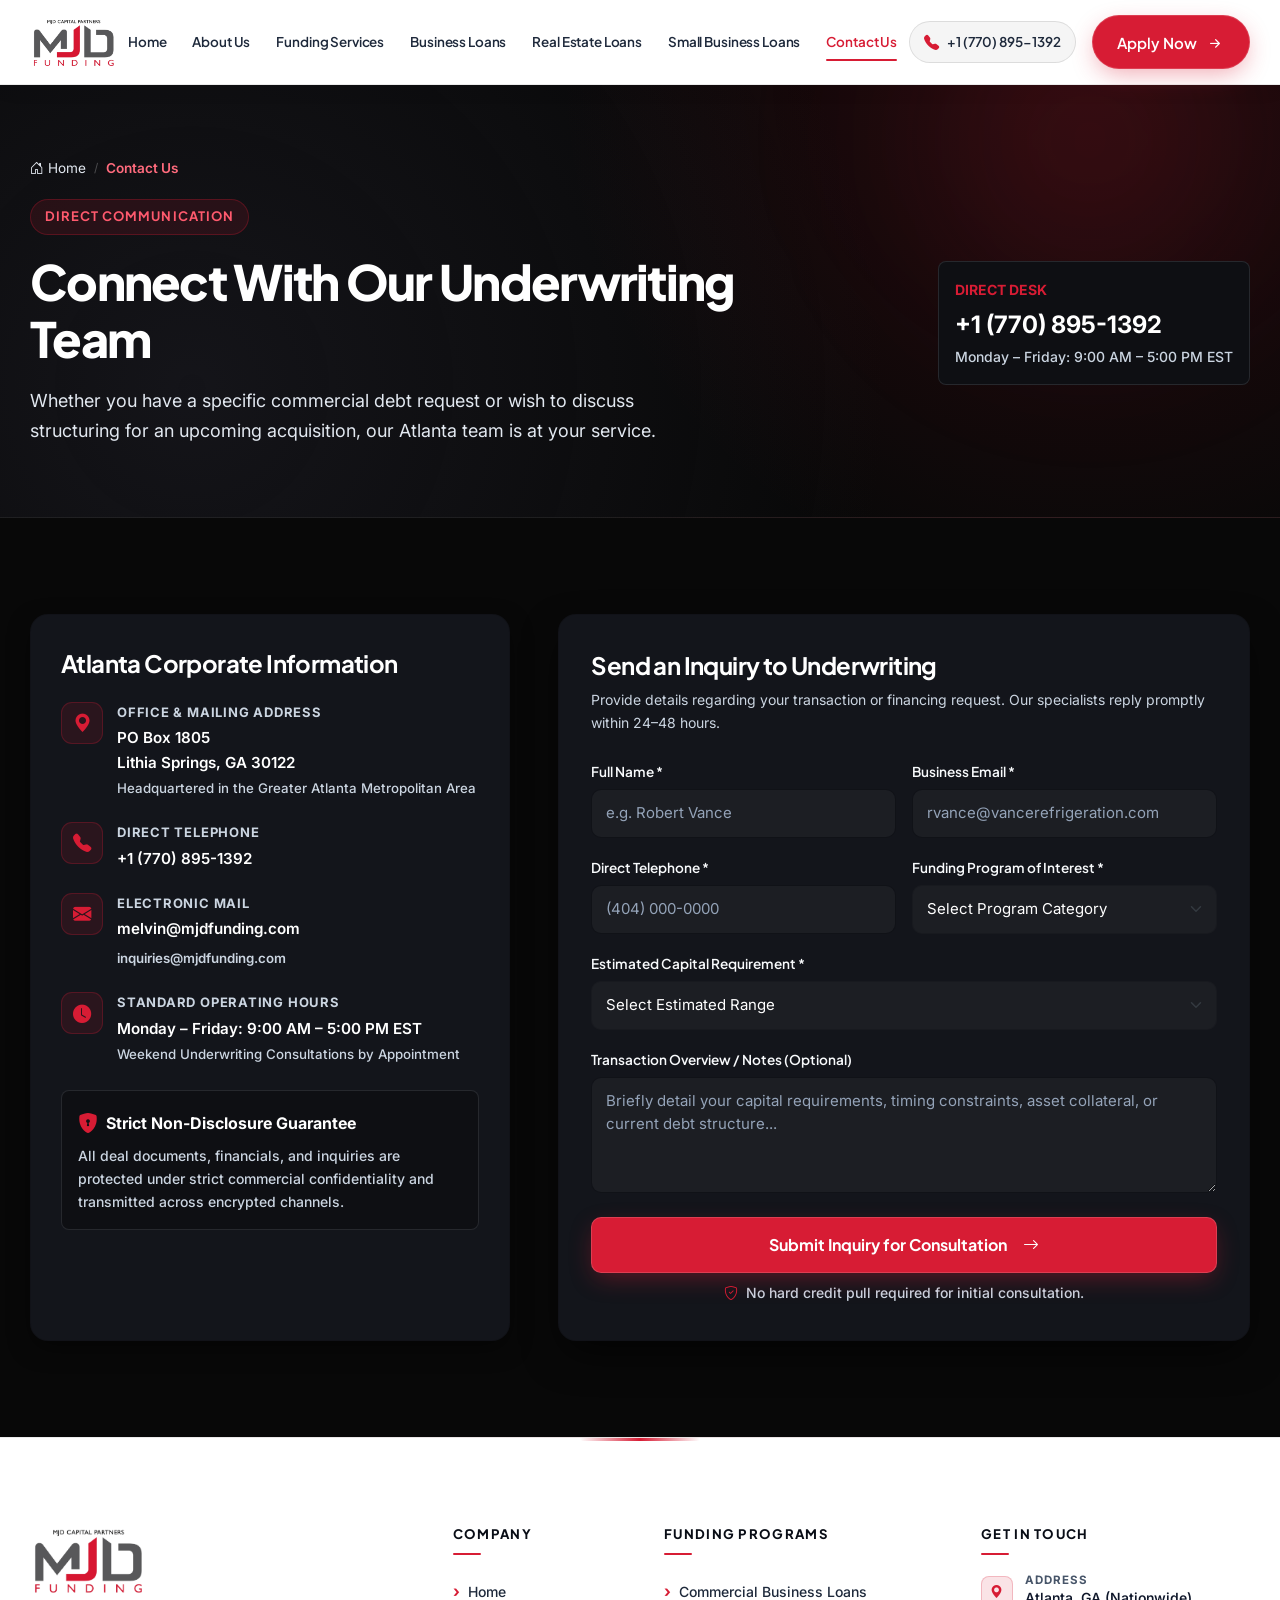
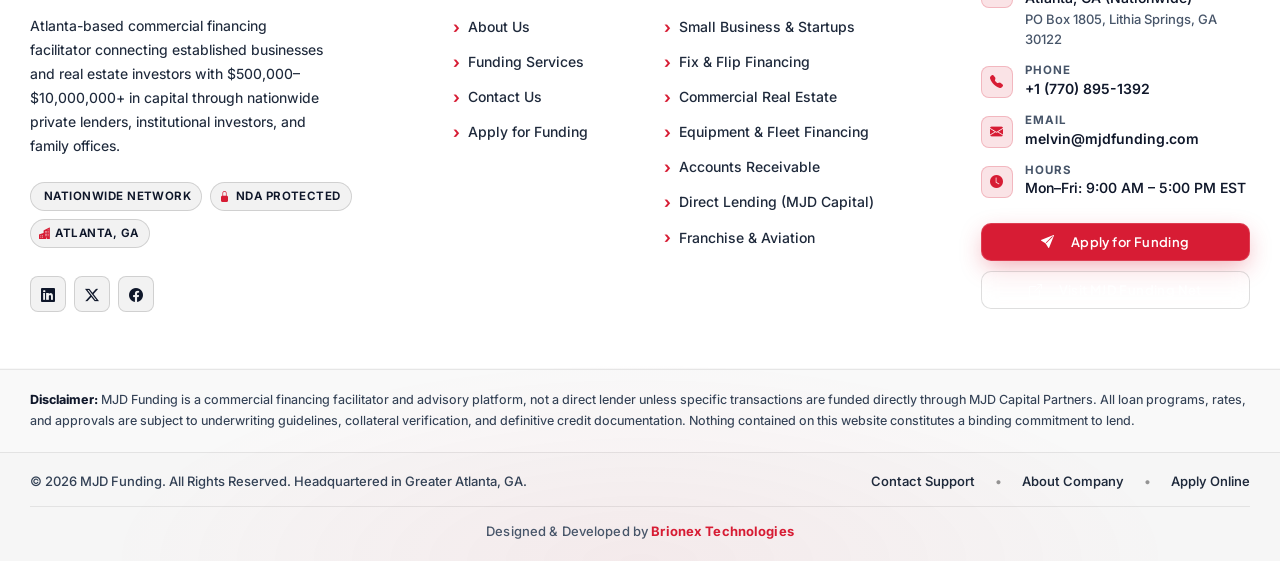
<file: contact-us.html>
<!DOCTYPE html>
<html lang="en">
<head>
  <meta charset="UTF-8">
  <meta name="viewport" content="width=device-width, initial-scale=1.0">
  <title>Contact Us | MJD Funding — Atlanta Commercial Capital Advisory</title>
  <meta name="description" content="Get in touch with MJD Funding in Atlanta, Georgia. Connect with our senior capital underwriting desk for business loans and commercial real estate financing.">
  <meta name="keywords" content="contact MJD Funding, Atlanta commercial lender, commercial loan contact, MJD Funding phone number, MJD Funding email">
  <link rel="canonical" href="https://mjdfunding.vercel.app/contact-us.html">

  <!-- Open Graph / Social Meta -->
  <meta property="og:type" content="website">
  <meta property="og:title" content="Contact Us | MJD Funding — Atlanta Capital Advisory">
  <meta property="og:description" content="Connect directly with our commercial capital team in Atlanta, Georgia. Rapid underwriting consultation and confidential inquiry review.">
  <meta property="og:url" content="https://mjdfunding.vercel.app/contact-us.html">

  <!-- Google Fonts: Plus Jakarta Sans & Inter -->
  <link rel="preconnect" href="https://fonts.googleapis.com">
  <link rel="preconnect" href="https://fonts.gstatic.com" crossorigin>
  <link href="https://fonts.googleapis.com/css2?family=Inter:wght@300;400;500;600;700&family=Plus+Jakarta+Sans:wght@500;600;700;800&display=swap" rel="stylesheet">

  <!-- Bootstrap 5.3 CDN -->
  <link href="https://cdn.jsdelivr.net/npm/bootstrap@5.3.3/dist/css/bootstrap.min.css" rel="stylesheet" integrity="sha384-QWTKZyjpPEjISv5WaRU9OFeRpok6YctnYmDr5pNlyT2bRjXh0JMhjY6hW+ALEwIH" crossorigin="anonymous">

  <!-- Bootstrap Icons CDN -->
  <link rel="stylesheet" href="https://cdn.jsdelivr.net/npm/bootstrap-icons@1.11.3/font/bootstrap-icons.min.css">

  <!-- AOS (Animate on Scroll) CDN -->
  <link href="https://cdn.jsdelivr.net/npm/aos@2.3.4/dist/aos.css" rel="stylesheet">

  <!-- Custom Stylesheet -->
  <link rel="stylesheet" href="style.css">
</head>
<body>

  <!-- =========================================================================
       1. GLOBAL STICKY NAVBAR
       ========================================================================= -->
  <nav class="navbar navbar-expand-lg site-navbar" id="mainNav" aria-label="Main Navigation">
    <div class="container">
      <a class="navbar-brand" href="index.html">
        <img src="/images/navbar.png" alt="MJD Funding" class="navbar-logo">
      </a>

      <button class="navbar-toggler" type="button" data-bs-toggle="offcanvas" data-bs-target="#mobileNav" aria-controls="mobileNav" aria-label="Toggle navigation">
        <i class="bi bi-list fs-3"></i>
      </button>

      <div class="collapse navbar-collapse" id="desktopNav">
        <ul class="navbar-nav mx-auto">
          <li class="nav-item">
            <a class="nav-link" href="index.html">Home</a>
          </li>
          <li class="nav-item">
            <a class="nav-link" href="about-us.html">About Us</a>
          </li>
          <li class="nav-item dropdown">
            <a class="nav-link dropdown-toggle" href="funding-services.html" id="servicesDropdown" role="button"
              data-bs-toggle="dropdown" aria-expanded="false">
              Funding Services
            </a>
            <ul class="dropdown-menu dropdown-menu-dark-custom" aria-labelledby="servicesDropdown">
              <li><a class="dropdown-item" href="funding-services.html"><i
                    class="bi bi-grid-fill text-danger me-2"></i>All Funding Services</a></li>
              <li>
                <hr class="dropdown-divider border-secondary border-opacity-25">
              </li>
              <li><a class="dropdown-item" href="business-loans.html"><i
                    class="bi bi-briefcase-fill text-danger me-2"></i>Business Loans</a></li>
              <li><a class="dropdown-item" href="real-estate-loans.html"><i
                    class="bi bi-buildings-fill text-danger me-2"></i>Real Estate Loans</a></li>
              <li><a class="dropdown-item" href="small-business-loans.html"><i
                    class="bi bi-shop-window text-danger me-2"></i>Small Business Loans</a></li>
              <li>
                <hr class="dropdown-divider border-secondary border-opacity-25">
              </li>

              <!-- Category 1: USDA Loan Programs -->
              <li class="dropdown-submenu">
                <a class="dropdown-item dropdown-toggle-submenu" href="index.html#usda-loans">
                  <span class="d-flex align-items-center"><i class="bi bi-patch-check-fill text-danger me-2"></i>USDA Loan Programs</span>
                  <i class="bi bi-chevron-right ms-2 submenu-arrow"></i>
                </a>
                <ul class="dropdown-menu dropdown-menu-dark-custom submenu">
                  <li><a class="dropdown-item" href="index.html#usda-bi"><i class="bi bi-buildings text-danger me-2"></i>Business & Industry (B&I)</a></li>
                  <li><a class="dropdown-item" href="index.html#usda-reap"><i class="bi bi-sun text-danger me-2"></i>Rural Energy (REAP)</a></li>
                  <li><a class="dropdown-item" href="index.html#usda-9003"><i class="bi bi-droplet-half text-danger me-2"></i>Section 9003 Biorefinery</a></li>
                  <li><a class="dropdown-item" href="index.html#usda-irp-rmap"><i class="bi bi-diagram-3 text-danger me-2"></i>IRP & RMAP Micro-Financing</a></li>
                  <li><a class="dropdown-item" href="index.html#usda-targeted"><i class="bi bi-gear-wide text-danger me-2"></i>Targeted Sector Facilities</a></li>
                </ul>
              </li>

              <!-- Category 2: SBA Loan Programs -->
              <li class="dropdown-submenu">
                <a class="dropdown-item dropdown-toggle-submenu" href="index.html#sba-loans">
                  <span class="d-flex align-items-center"><i class="bi bi-shield-check text-danger me-2"></i>SBA Loan Programs</span>
                  <i class="bi bi-chevron-right ms-2 submenu-arrow"></i>
                </a>
                <ul class="dropdown-menu dropdown-menu-dark-custom submenu">
                  <li><a class="dropdown-item" href="index.html#sba-7a"><i class="bi bi-briefcase text-danger me-2"></i>SBA 7(a) Loan Program</a></li>
                  <li><a class="dropdown-item" href="index.html#sba-504"><i class="bi bi-buildings text-danger me-2"></i>SBA 504 CRE & Equipment</a></li>
                  <li><a class="dropdown-item" href="index.html#sba-microloan"><i class="bi bi-shop text-danger me-2"></i>SBA Microloan Program</a></li>
                  <li><a class="dropdown-item" href="index.html#sba-caplines"><i class="bi bi-arrow-repeat text-danger me-2"></i>SBA CAPLines Working Capital</a></li>
                </ul>
              </li>

              <!-- Category 3: Agriculture & Processing Programs -->
              <li class="dropdown-submenu">
                <a class="dropdown-item dropdown-toggle-submenu" href="index.html#agri-processing">
                  <span class="d-flex align-items-center"><i class="bi bi-tree-fill text-danger me-2"></i>Agriculture & Processing</span>
                  <i class="bi bi-chevron-right ms-2 submenu-arrow"></i>
                </a>
                <ul class="dropdown-menu dropdown-menu-dark-custom submenu">
                  <li><a class="dropdown-item" href="index.html#agri-spur"><i class="bi bi-tree text-danger me-2"></i>SPUR Program (To $175M)</a></li>
                  <li><a class="dropdown-item" href="index.html#agri-mppep"><i class="bi bi-box-seam text-danger me-2"></i>MPPEP Processing Grants</a></li>
                  <li><a class="dropdown-item" href="index.html#agri-mppep-catfish"><i class="bi bi-water text-danger me-2"></i>MPPEP Phase 3 Wild Catfish</a></li>
                  <li><a class="dropdown-item" href="index.html#agri-mppep-phase4"><i class="bi bi-tools text-danger me-2"></i>MPPEP Phase 4 Equipment</a></li>
                  <li><a class="dropdown-item" href="index.html#agri-seafood-strategy"><i class="bi bi-compass text-danger me-2"></i>America First Seafood Strategy</a></li>
                </ul>
              </li>
            </ul>
          </li>
          <li class="nav-item">
            <a class="nav-link" href="business-loans.html">Business Loans</a>
          </li>
          <li class="nav-item">
            <a class="nav-link" href="real-estate-loans.html">Real Estate Loans</a>
          </li>
          <li class="nav-item">
            <a class="nav-link" href="small-business-loans.html">Small Business Loans</a>
          </li>
          <li class="nav-item">
            <a class="nav-link active" href="contact-us.html">Contact Us</a>
          </li>
        </ul>

        <div class="d-flex align-items-center gap-3">
          <a href="tel:+17708951392" class="nav-phone d-none d-xl-flex" title="Call Us Direct">
            <i class="bi bi-telephone-fill"></i>
            <span>+1 (770) 895-1392</span>
          </a>
          <a href="apply-for-funding.html" class="btn btn-brand-red btn-pill">
            <span>Apply Now</span>
            <i class="bi bi-arrow-right-short fs-5"></i>
          </a>
        </div>
      </div>
    </div>
  </nav>

  <!-- Mobile Offcanvas Menu -->
  <div class="offcanvas offcanvas-end" tabindex="-1" id="mobileNav" aria-labelledby="mobileNavLabel">
    <div class="offcanvas-header border-bottom border-secondary border-opacity-25 pb-3">
      <div class="d-flex align-items-center">
        <img src="/images/navbar.png" alt="MJD Funding" class="navbar-logo" id="mobileNavLabel">
      </div>
      <button type="button" class="btn-close text-reset" data-bs-dismiss="offcanvas" aria-label="Close"></button>
    </div>
    <div class="offcanvas-body d-flex flex-column justify-content-between pt-4">
      <ul class="navbar-nav">
        <li class="nav-item"><a class="nav-link" href="index.html">Home</a></li>
        <li class="nav-item"><a class="nav-link" href="about-us.html">About Us</a></li>
        <li class="nav-item"><a class="nav-link" href="funding-services.html">Funding Services</a></li>
        <li class="nav-item"><a class="nav-link ps-3 small text-muted" href="business-loans.html">↳ Business Loans</a></li>
        <li class="nav-item"><a class="nav-link ps-3 small text-muted" href="real-estate-loans.html">↳ Real Estate Loans</a></li>
        <li class="nav-item"><a class="nav-link ps-3 small text-muted" href="small-business-loans.html">↳ Small Business Loans</a></li>

        <!-- Mobile Collapsible Category 1: USDA -->
        <li class="nav-item">
          <a class="nav-link ps-3 small text-muted d-flex justify-content-between align-items-center" data-bs-toggle="collapse" href="#mobileUsdaCollapse" role="button" aria-expanded="false" aria-controls="mobileUsdaCollapse">
            <span>↳ USDA Loan Programs</span>
            <i class="bi bi-chevron-down small text-danger"></i>
          </a>
          <div class="collapse ps-3" id="mobileUsdaCollapse">
            <ul class="navbar-nav py-1">
              <li class="nav-item"><a class="nav-link py-1 ps-3 text-muted small" href="index.html#usda-bi">• Business & Industry (B&I)</a></li>
              <li class="nav-item"><a class="nav-link py-1 ps-3 text-muted small" href="index.html#usda-reap">• Rural Energy (REAP)</a></li>
              <li class="nav-item"><a class="nav-link py-1 ps-3 text-muted small" href="index.html#usda-9003">• Section 9003 Biorefinery</a></li>
              <li class="nav-item"><a class="nav-link py-1 ps-3 text-muted small" href="index.html#usda-irp-rmap">• IRP & RMAP Micro-Financing</a></li>
              <li class="nav-item"><a class="nav-link py-1 ps-3 text-muted small" href="index.html#usda-targeted">• Targeted Sector Facilities</a></li>
            </ul>
          </div>
        </li>

        <!-- Mobile Collapsible Category 2: SBA -->
        <li class="nav-item">
          <a class="nav-link ps-3 small text-muted d-flex justify-content-between align-items-center" data-bs-toggle="collapse" href="#mobileSbaCollapse" role="button" aria-expanded="false" aria-controls="mobileSbaCollapse">
            <span>↳ SBA Loan Programs</span>
            <i class="bi bi-chevron-down small text-danger"></i>
          </a>
          <div class="collapse ps-3" id="mobileSbaCollapse">
            <ul class="navbar-nav py-1">
              <li class="nav-item"><a class="nav-link py-1 ps-3 text-muted small" href="index.html#sba-7a">• SBA 7(a) Loan Program</a></li>
              <li class="nav-item"><a class="nav-link py-1 ps-3 text-muted small" href="index.html#sba-504">• SBA 504 Real Estate & Equip</a></li>
              <li class="nav-item"><a class="nav-link py-1 ps-3 text-muted small" href="index.html#sba-microloan">• SBA Microloan ($50K)</a></li>
              <li class="nav-item"><a class="nav-link py-1 ps-3 text-muted small" href="index.html#sba-caplines">• SBA CAPLines Working Capital</a></li>
            </ul>
          </div>
        </li>

        <!-- Mobile Collapsible Category 3: Agriculture & Processing -->
        <li class="nav-item">
          <a class="nav-link ps-3 small text-muted d-flex justify-content-between align-items-center" data-bs-toggle="collapse" href="#mobileAgriCollapse" role="button" aria-expanded="false" aria-controls="mobileAgriCollapse">
            <span>↳ Agriculture & Processing</span>
            <i class="bi bi-chevron-down small text-danger"></i>
          </a>
          <div class="collapse ps-3" id="mobileAgriCollapse">
            <ul class="navbar-nav py-1">
              <li class="nav-item"><a class="nav-link py-1 ps-3 text-muted small" href="index.html#agri-spur">• SPUR Program (To $175M)</a></li>
              <li class="nav-item"><a class="nav-link py-1 ps-3 text-muted small" href="index.html#agri-mppep">• MPPEP Processing Grants</a></li>
              <li class="nav-item"><a class="nav-link py-1 ps-3 text-muted small" href="index.html#agri-mppep-catfish">• MPPEP Phase 3 Catfish</a></li>
              <li class="nav-item"><a class="nav-link py-1 ps-3 text-muted small" href="index.html#agri-mppep-phase4">• MPPEP Phase 4 Equipment</a></li>
              <li class="nav-item"><a class="nav-link py-1 ps-3 text-muted small" href="index.html#agri-seafood-strategy">• America First Seafood Strategy</a></li>
            </ul>
          </div>
        </li>
        <li class="nav-item"><a class="nav-link active" href="contact-us.html">Contact Us</a></li>
      </ul>
      <div class="mt-4 pt-3 border-top border-secondary border-opacity-25">
        <a href="tel:+17708951392" class="d-flex align-items-center gap-2 offcanvas-phone-link fw-semibold mb-3">
          <i class="bi bi-telephone-fill text-danger"></i>
          <span>+1 (770) 895-1392</span>
        </a>
        <a href="apply-for-funding.html" class="btn btn-brand-red w-100 btn-pill">Apply Now</a>
      </div>
    </div>
  </div>

  <!-- =========================================================================
       2. PAGE HERO & BREADCRUMBS
       ========================================================================= -->
  <header class="page-hero">
    <div class="page-hero-glow"></div>
    <div class="container position-relative" style="z-index: 2;">
      <ul class="breadcrumb-custom">
        <li><a href="index.html"><i class="bi bi-house-door"></i> Home</a></li>
        <li class="separator">/</li>
        <li class="current">Contact Us</li>
      </ul>

      <div class="row align-items-center g-5">
        <div class="col-lg-8" data-aos="fade-up">
          <div class="section-badge badge-navy">Direct Communication</div>
          <h1 class="page-title">
            Connect With Our Underwriting Team
          </h1>
          <p class="page-subtitle">
            Whether you have a specific commercial debt request or wish to discuss structuring for an upcoming acquisition, our Atlanta team is at your service.
          </p>
        </div>
        <div class="col-lg-4 text-lg-end" data-aos="fade-left" data-aos-delay="100">
          <div class="p-3 bg-black-surface border border-secondary border-opacity-25 rounded-3 d-inline-block text-start">
            <div class="text-danger fw-bold small text-uppercase mb-1">Direct Desk</div>
            <div class="text-white fs-4 fw-bold"><a href="tel:+17708951392" class="text-white text-decoration-none hover-red">+1 (770) 895-1392</a></div>
            <div class="text-muted small">Monday – Friday: 9:00 AM – 5:00 PM EST</div>
          </div>
        </div>
      </div>
    </div>
  </header>

  <!-- =========================================================================
       3. CONTACT INFORMATION & FORM GRID
       ========================================================================= -->
  <section class="section-padding bg-black-bg">
    <div class="container">
      <div class="row g-5">
        <!-- Contact Information Cards -->
        <div class="col-lg-5" data-aos="fade-right">
          <div class="contact-card-info">
            <h2 class="h4 fw-bold text-white mb-4">Atlanta Corporate Information</h2>

            <!-- Office & Mailing -->
            <div class="contact-detail-row">
              <div class="contact-icon-bubble">
                <i class="bi bi-geo-alt-fill"></i>
              </div>
              <div>
                <div class="contact-detail-title">Office & Mailing Address</div>
                <p class="contact-detail-val">
                  PO Box 1805<br>
                  Lithia Springs, GA 30122<br>
                  <span class="text-muted small">Headquartered in the Greater Atlanta Metropolitan Area</span>
                </p>
              </div>
            </div>

            <!-- Direct Phone -->
            <div class="contact-detail-row">
              <div class="contact-icon-bubble">
                <i class="bi bi-telephone-fill"></i>
              </div>
              <div>
                <div class="contact-detail-title">Direct Telephone</div>
                <p class="contact-detail-val">
                  <a href="tel:+17708951392" class="text-white text-decoration-none hover-red">+1 (770) 895-1392</a>
                </p>
              </div>
            </div>

            <!-- Direct Emails -->
            <div class="contact-detail-row">
              <div class="contact-icon-bubble">
                <i class="bi bi-envelope-fill"></i>
              </div>
              <div>
                <div class="contact-detail-title">Electronic Mail</div>
                <p class="contact-detail-val mb-1">
                  <a href="mailto:melvin@mjdfunding.com" class="text-white text-decoration-none hover-red">melvin@mjdfunding.com</a>
                </p>
                <p class="contact-detail-val">
                  <a href="mailto:inquiries@mjdfunding.com" class="text-secondary small text-decoration-none hover-red">inquiries@mjdfunding.com</a>
                </p>
              </div>
            </div>

            <!-- Operating Hours -->
            <div class="contact-detail-row">
              <div class="contact-icon-bubble">
                <i class="bi bi-clock-fill"></i>
              </div>
              <div>
                <div class="contact-detail-title">Standard Operating Hours</div>
                <p class="contact-detail-val">
                  Monday – Friday: 9:00 AM – 5:00 PM EST<br>
                  <span class="text-muted small">Weekend Underwriting Consultations by Appointment</span>
                </p>
              </div>
            </div>

            <!-- Security Assurance Callout -->
            <div class="p-3 bg-black-surface rounded-3 mt-4 border border-secondary border-opacity-25">
              <div class="d-flex align-items-center gap-2 text-white fw-bold mb-1">
                <i class="bi bi-shield-lock-fill text-danger fs-5"></i>
                <span>Strict Non-Disclosure Guarantee</span>
              </div>
              <small class="text-muted d-block">
                All deal documents, financials, and inquiries are protected under strict commercial confidentiality and transmitted across encrypted channels.
              </small>
            </div>
          </div>
        </div>

        <!-- Full Consultation Contact Form -->
        <div class="col-lg-7" data-aos="fade-left">
          <div class="contact-form-card">
            <h3 class="h4 fw-bold text-white mb-2">Send an Inquiry to Underwriting</h3>
            <p class="text-secondary small mb-4">Provide details regarding your transaction or financing request. Our specialists reply promptly within 24–48 hours.</p>

            <form id="contactFullForm" novalidate>
              <div class="row g-3">
                <div class="col-md-6">
                  <label for="contactName" class="form-label">Full Name *</label>
                  <input type="text" class="form-control" id="contactName" placeholder="e.g. Robert Vance" required>
                </div>

                <div class="col-md-6">
                  <label for="contactEmail" class="form-label">Business Email *</label>
                  <input type="email" class="form-control" id="contactEmail" placeholder="rvance@vancerefrigeration.com" required>
                </div>

                <div class="col-md-6">
                  <label for="contactPhone" class="form-label">Direct Telephone *</label>
                  <input type="tel" class="form-control" id="contactPhone" placeholder="(404) 000-0000" required>
                </div>

                <div class="col-md-6">
                  <label for="contactProgram" class="form-label">Funding Program of Interest *</label>
                  <select class="form-select" id="contactProgram" required>
                    <option value="" selected disabled>Select Program Category</option>
                    <option value="business_loans">Commercial Business Loans ($500K – $10M+)</option>
                    <option value="small_business">Small Business Loans ($50K – $500K)</option>
                    <option value="equipment">Equipment & Fleet Financing</option>
                    <option value="accounts_receivable">Accounts Receivable Factoring</option>
                    <option value="cre">Commercial Real Estate (CRE)</option>
                    <option value="residential">Residential RE / Fix & Flip</option>
                    <option value="direct_lending">Direct Lending (MJD Capital Partners)</option>
                    <option value="specialty">Franchise, Aircraft or Marine</option>
                    <option value="usda_loans">USDA Commercial Loan Programs</option>
                    <option value="sba_loans">SBA Business Financing Programs</option>
                    <option value="agri_processing">Agriculture & Food Processing Financing</option>
                  </select>
                </div>

                <div class="col-12">
                  <label for="contactAmount" class="form-label">Estimated Capital Requirement *</label>
                  <select class="form-select" id="contactAmount" required>
                    <option value="" selected disabled>Select Estimated Range</option>
                    <option value="50k-250k">$50,000 – $250,000</option>
                    <option value="250k-500k">$250,000 – $500,000</option>
                    <option value="500k-1m">$500,000 – $1,000,000</option>
                    <option value="1m-2.5m">$1,000,000 – $2,500,000</option>
                    <option value="2.5m-5m">$2,500,000 – $5,000,000</option>
                    <option value="5m-10m">$5,000,000 – $10,000,000</option>
                    <option value="10m_plus">$10,000,000+</option>
                  </select>
                </div>

                <div class="col-12">
                  <label for="contactMessage" class="form-label">Transaction Overview / Notes (Optional)</label>
                  <textarea class="form-control" id="contactMessage" rows="4" placeholder="Briefly detail your capital requirements, timing constraints, asset collateral, or current debt structure..."></textarea>
                </div>

                <div class="col-12 mt-4">
                  <button type="submit" class="btn btn-brand-red w-100 py-3 fw-bold fs-6">
                    <span>Submit Inquiry for Consultation</span>
                    <i class="bi bi-arrow-right ms-2"></i>
                  </button>
                  <div class="text-center text-muted small mt-2">
                    <i class="bi bi-shield-check me-1 text-danger"></i> No hard credit pull required for initial consultation.
                  </div>
                </div>
              </div>
            </form>
          </div>
        </div>
      </div>
    </div>
  </section>

  <!-- =========================================================================
       4. GLOBAL FOOTER
       ========================================================================= -->
    <!-- =========================================================================
       FOOTER — PREMIUM
       ========================================================================= -->
  <footer class="site-footer" role="contentinfo">
    <!-- Main Footer Body -->
    <div class="container">
      <div class="row g-5">

        <!-- Col 1: Brand -->
        <div class="col-lg-4 col-md-12 footer-brand-col">
          <div class="footer-logo-wrap">
            <img src="/images/navbar.png" alt="MJD Funding" class="footer-logo-image">
          </div>
          <p class="footer-desc">
            Atlanta-based commercial financing facilitator connecting established businesses and real estate investors with $500,000&ndash;$10,000,000+ in capital through nationwide private lenders, institutional investors, and family offices.
          </p>
          <!-- Trust Badges -->
          <div class="footer-trust-badges">
            <span class="footer-badge-pill"><i class="bi bi-shield-check-fill"></i> Nationwide Network</span>
            <span class="footer-badge-pill"><i class="bi bi-lock-fill"></i> NDA Protected</span>
            <span class="footer-badge-pill"><i class="bi bi-buildings-fill"></i> Atlanta, GA</span>
          </div>
          <!-- Socials -->
          <div class="footer-socials">
            <!-- REPLACE WITH CLIENT SOCIAL PROFILES -->
            <a href="#" class="social-link" aria-label="LinkedIn"><i class="bi bi-linkedin"></i></a>
            <a href="#" class="social-link" aria-label="Twitter / X"><i class="bi bi-twitter-x"></i></a>
            <a href="#" class="social-link" aria-label="Facebook"><i class="bi bi-facebook"></i></a>
          </div>
        </div>

        <!-- Col 2: Quick Links -->
        <div class="col-lg-2 col-sm-6">
          <h4 class="footer-heading">Company</h4>
          <ul class="footer-links">
            <li><a href="index.html">Home</a></li>
            <li><a href="about-us.html">About Us</a></li>
            <li><a href="funding-services.html">Funding Services</a></li>
            <li><a href="contact-us.html">Contact Us</a></li>
            <li><a href="apply-for-funding.html">Apply for Funding</a></li>
          </ul>
        </div>

        <!-- Col 3: Funding Programs -->
        <div class="col-lg-3 col-sm-6">
          <h4 class="footer-heading">Funding Programs</h4>
          <ul class="footer-links">
            <li><a href="business-loans.html">Commercial Business Loans</a></li>
            <li><a href="small-business-loans.html">Small Business &amp; Startups</a></li>
            <li><a href="real-estate-loans.html">Fix &amp; Flip Financing</a></li>
            <li><a href="real-estate-loans.html">Commercial Real Estate</a></li>
            <li><a href="funding-services.html#equipment">Equipment &amp; Fleet Financing</a></li>
            <li><a href="funding-services.html#accounts-receivable">Accounts Receivable</a></li>
            <li><a href="funding-services.html#direct-lending">Direct Lending (MJD Capital)</a></li>
            <li><a href="funding-services.html#franchise">Franchise &amp; Aviation</a></li>
          </ul>
        </div>

        <!-- Col 4: Contact -->
        <div class="col-lg-3 col-md-6">
          <h4 class="footer-heading">Get in Touch</h4>
          <ul class="footer-contact-list">
            <li>
              <div class="footer-contact-icon"><i class="bi bi-geo-alt-fill"></i></div>
              <div class="footer-contact-text">
                <span class="footer-contact-label">Address</span>
                <span class="footer-contact-value">Atlanta, GA (Nationwide)<br><small class="footer-address-sub">PO Box 1805, Lithia Springs, GA 30122</small></span>
              </div>
            </li>
            <li>
              <div class="footer-contact-icon"><i class="bi bi-telephone-fill"></i></div>
              <div class="footer-contact-text">
                <span class="footer-contact-label">Phone</span>
                <span class="footer-contact-value"><a href="tel:+17708951392">+1 (770) 895-1392</a></span>
              </div>
            </li>
            <li>
              <div class="footer-contact-icon"><i class="bi bi-envelope-fill"></i></div>
              <div class="footer-contact-text">
                <span class="footer-contact-label">Email</span>
                <span class="footer-contact-value"><a href="mailto:melvin@mjdfunding.com">melvin@mjdfunding.com</a></span>
              </div>
            </li>
            <li>
              <div class="footer-contact-icon"><i class="bi bi-clock-fill"></i></div>
              <div class="footer-contact-text">
                <span class="footer-contact-label">Hours</span>
                <span class="footer-contact-value">Mon&ndash;Fri: 9:00 AM &ndash; 5:00 PM EST</span>
              </div>
            </li>
          </ul>
          <!-- CTA Buttons -->
          <div class="footer-cta-row">
            <a href="apply-for-funding.html" class="btn btn-brand-red btn-sm">
              <i class="bi bi-send-fill me-2"></i>Apply for Funding
            </a>
            <a href="https://mjdfunding.net/" target="_blank" rel="noopener noreferrer" class="btn btn-outline-white btn-sm">
              <i class="bi bi-box-arrow-up-right me-2"></i>Visit MJD Funding Net
            </a>
          </div>
        </div>

      </div><!-- /row -->
    </div><!-- /container -->

    <!-- Divider -->
    <hr class="footer-divider">

    <!-- Disclaimer Bar -->
    <div class="footer-disclaimer-bar">
      <div class="container">
        <p>
          <strong class="footer-disclaimer-label">Disclaimer:</strong> MJD Funding is a commercial financing facilitator and advisory platform, not a direct lender unless specific transactions are funded directly through MJD Capital Partners. All loan programs, rates, and approvals are subject to underwriting guidelines, collateral verification, and definitive credit documentation. Nothing contained on this website constitutes a binding commitment to lend.
        </p>
      </div>
    </div>

    <!-- Copyright Bar -->
    <div class="footer-bottom-bar">
      <div class="container">
        <div class="footer-bottom-flex">
          <div>&copy; 2026 MJD Funding. All Rights Reserved. Headquartered in Greater Atlanta, GA.</div>
          <div class="footer-bottom-links">
            <a href="contact-us.html">Contact Support</a>
            <span class="footer-bottom-sep">&bull;</span>
            <a href="about-us.html">About Company</a>
            <span class="footer-bottom-sep">&bull;</span>
            <a href="apply-for-funding.html">Apply Online</a>
          </div>
        </div>
        <div class="footer-developer-credit">
          Designed &amp; Developed by <a href="https://brionex-technologies.vercel.app" target="_blank" rel="noopener noreferrer" class="developer-credit-link">Brionex Technologies</a>
        </div>
      </div>
    </div>

  </footer>

  <!-- Floating Utilities -->
  <button id="backToTop" class="back-to-top" aria-label="Back to Top">
    <i class="bi bi-chevron-up"></i>
  </button>

  <div class="mobile-sticky-bar">
    <a href="tel:+17708951392" class="btn btn-outline-white flex-fill">
      <i class="bi bi-telephone-fill"></i>
      <span>Call</span>
    </a>
    <a href="apply-for-funding.html" class="btn btn-brand-red flex-fill">
      <span>Apply Now</span>
    </a>
  </div>

  <!-- Scripts -->
  <script src="https://cdn.jsdelivr.net/npm/bootstrap@5.3.3/dist/js/bootstrap.bundle.min.js" integrity="sha384-YvpcrYf0tY3lHB60NNkmXc5s9fDVZLESaAA55NDzOxhy9GkcIdslK1eN7N6jIeHz" crossorigin="anonymous"></script>
  <script src="https://cdn.jsdelivr.net/npm/aos@2.3.4/dist/aos.js"></script>
  <script src="script.js"></script>
</body>
</html>
</file>
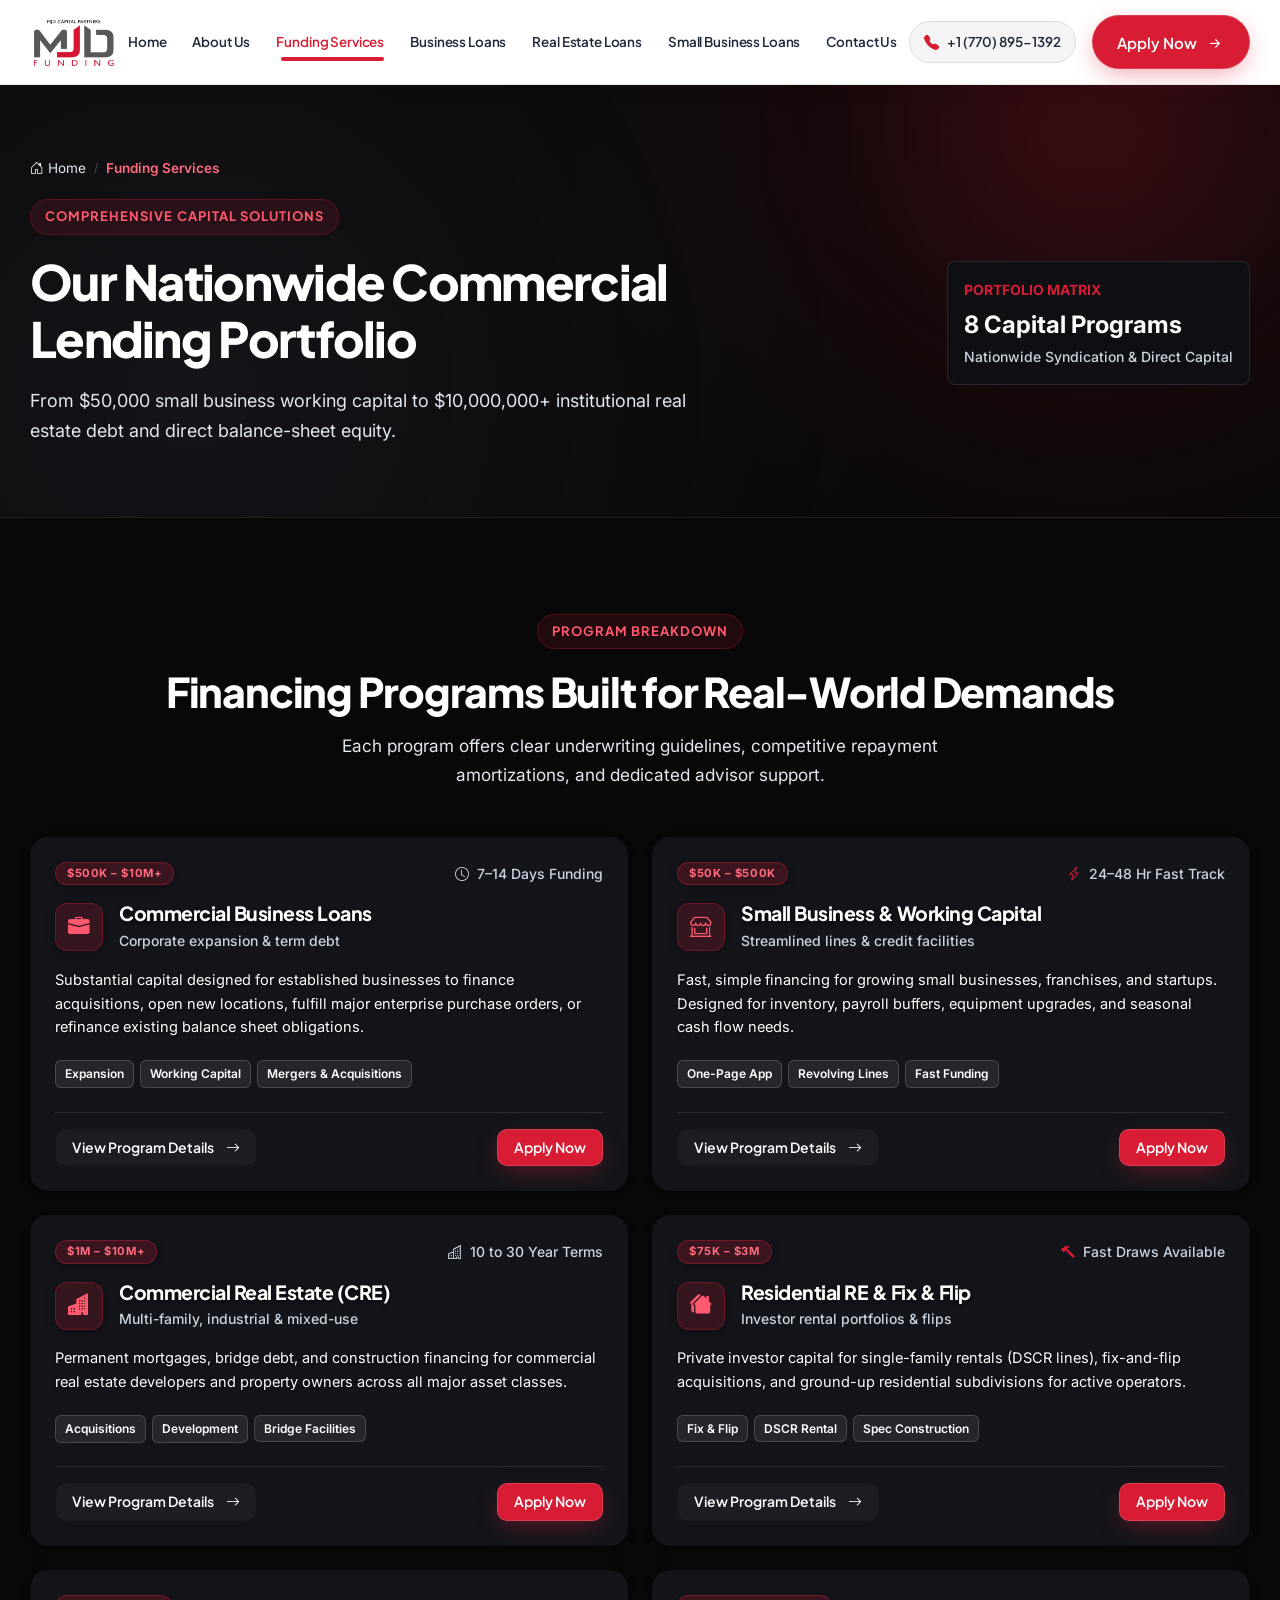
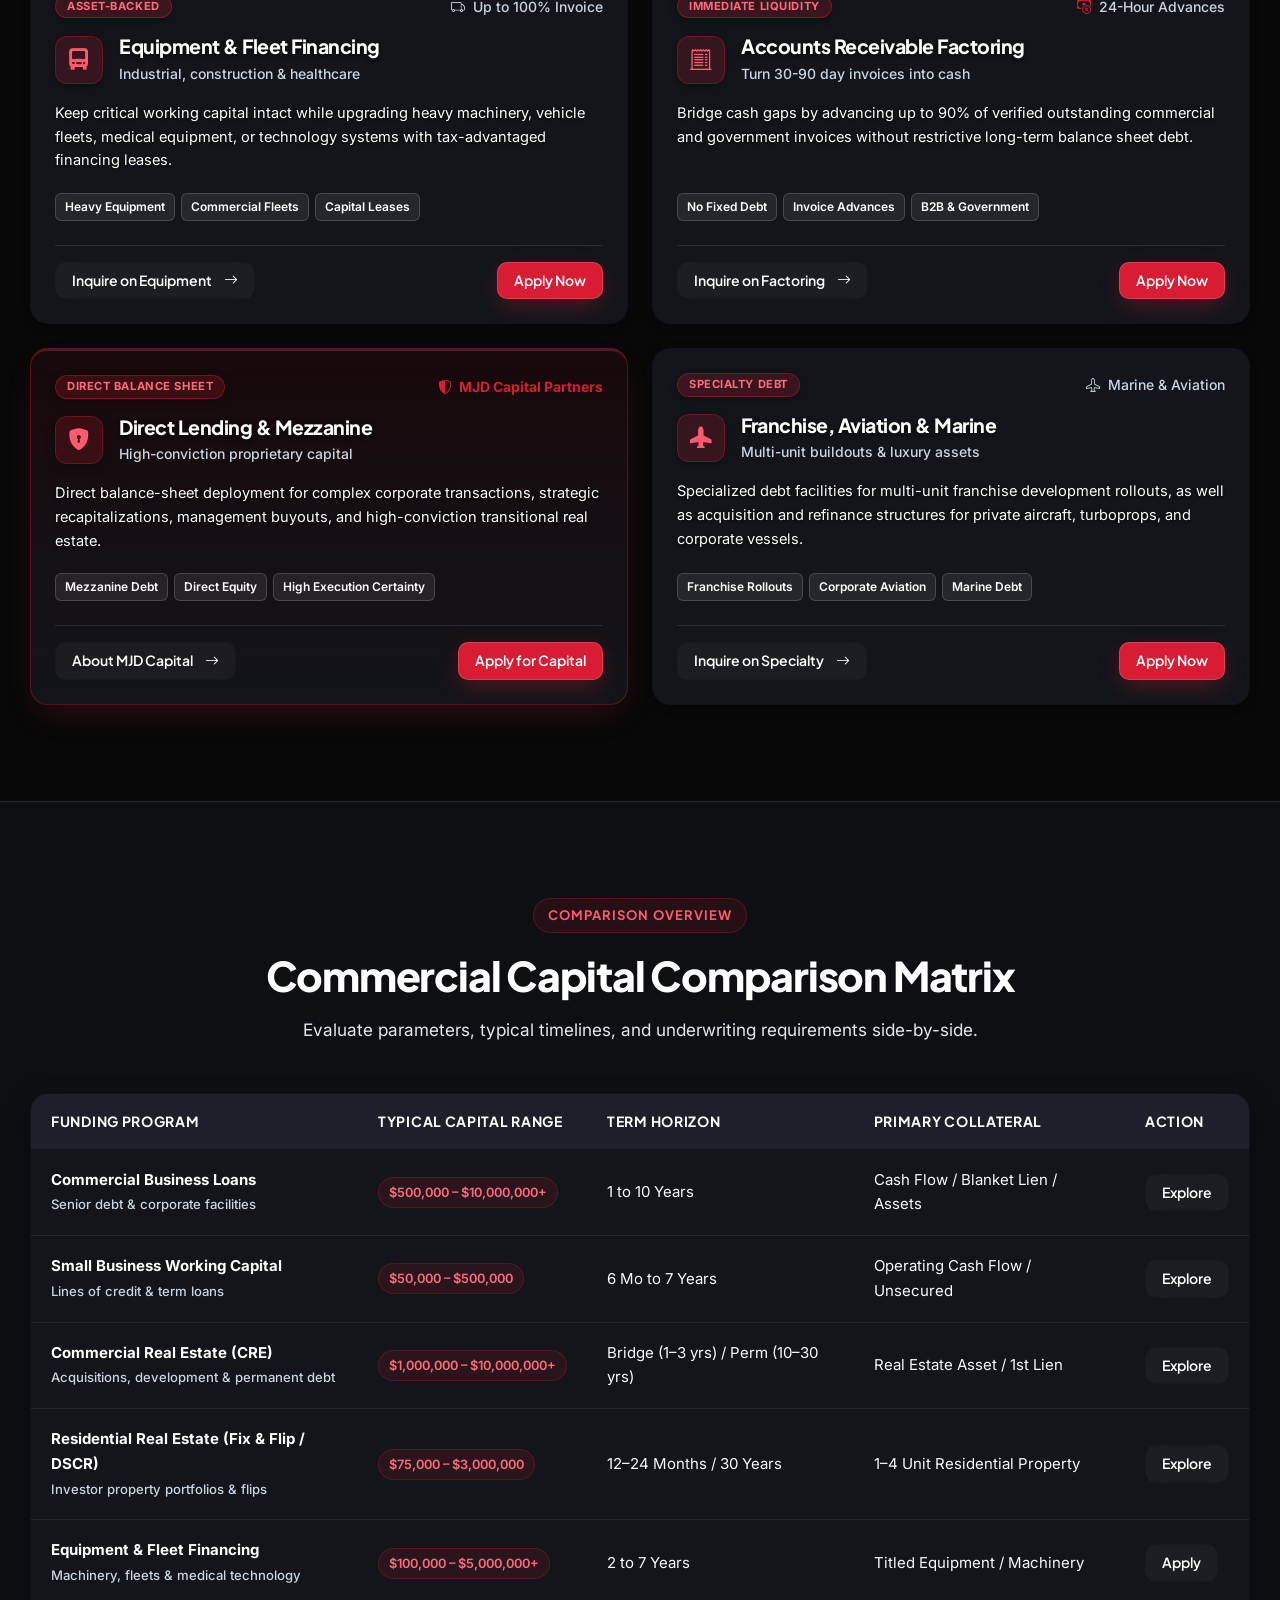
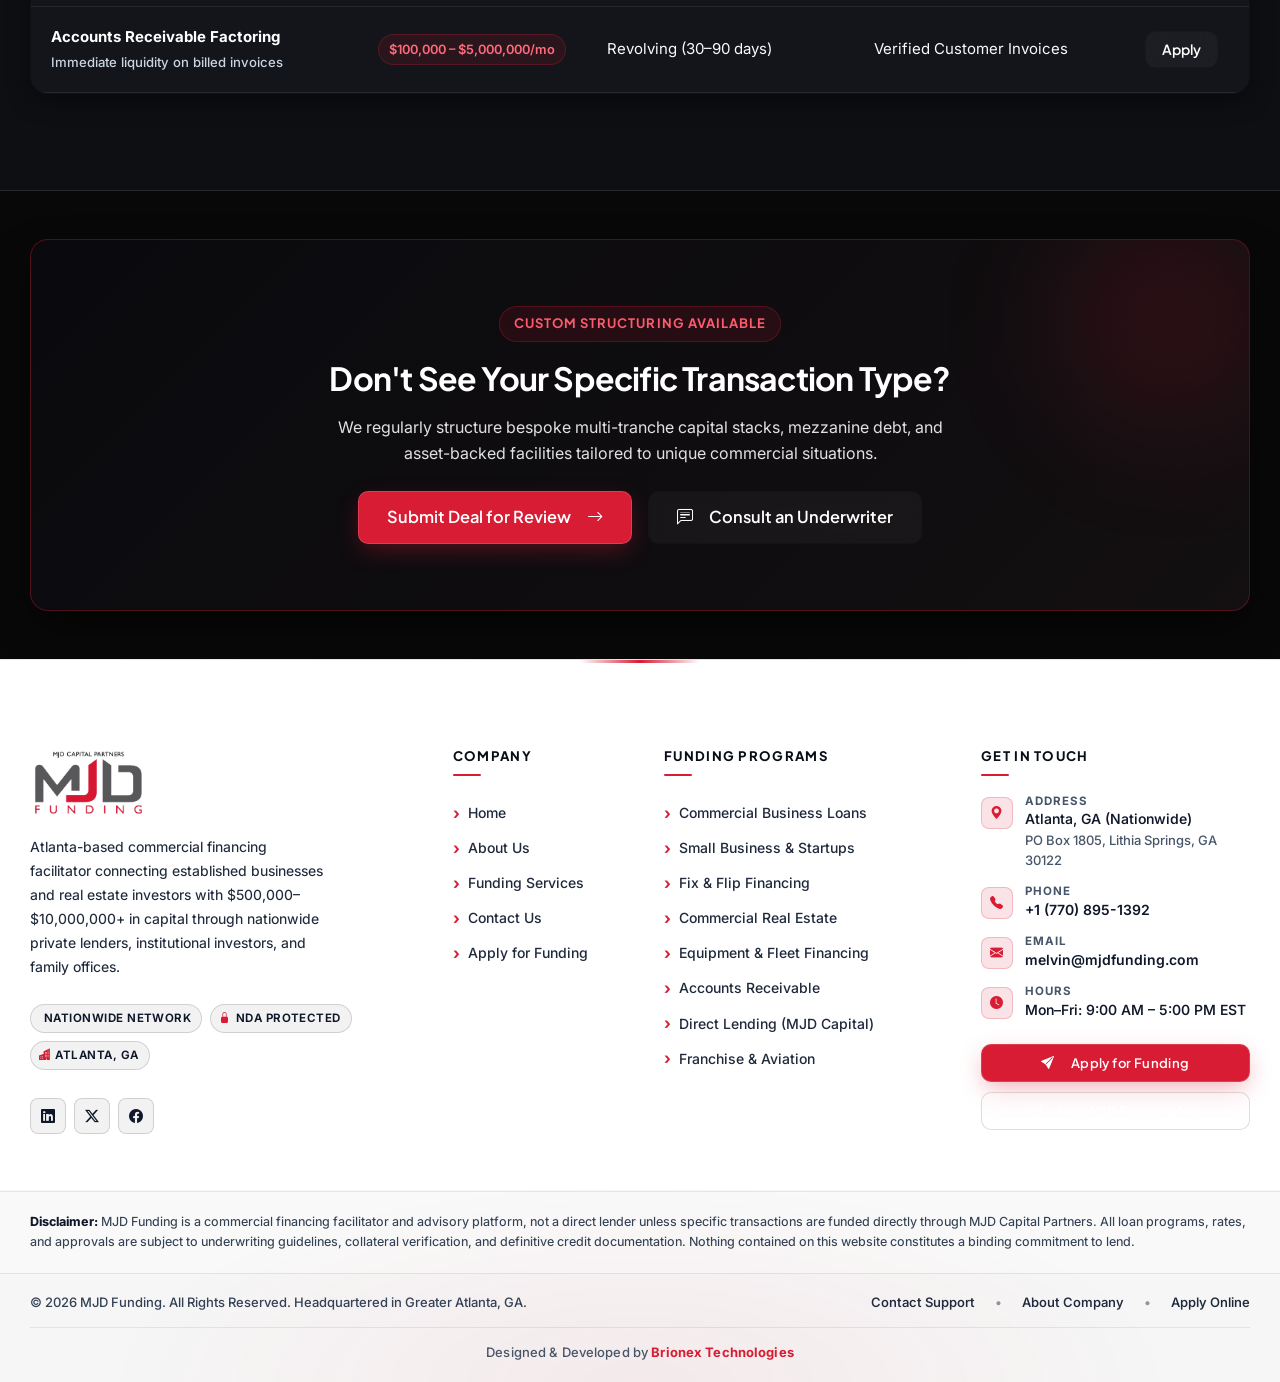
<file: funding-services.html>
<!DOCTYPE html>
<html lang="en">
<head>
  <meta charset="UTF-8">
  <meta name="viewport" content="width=device-width, initial-scale=1.0">
  <title>Funding Services & Capital Matrix | MJD Funding</title>
  <meta name="description" content="Explore commercial financing programs from MJD Funding: Business Loans, Commercial Real Estate, Small Business Debt, Equipment, and Direct Lending nationwide.">
  <meta name="keywords" content="MJD Funding services, commercial capital services, business loans, commercial real estate loans, equipment financing, direct lending Atlanta">
  <link rel="canonical" href="https://mjdfunding.vercel.app/funding-services.html">

  <!-- Open Graph / Social Meta -->
  <meta property="og:type" content="website">
  <meta property="og:title" content="Funding Services & Capital Matrix | MJD Funding">
  <meta property="og:description" content="Comprehensive commercial financing portfolio ranging from $50,000 to $10,000,000+ for businesses, developers, and investors nationwide.">
  <meta property="og:url" content="https://mjdfunding.vercel.app/funding-services.html">

  <!-- Google Fonts: Plus Jakarta Sans & Inter -->
  <link rel="preconnect" href="https://fonts.googleapis.com">
  <link rel="preconnect" href="https://fonts.gstatic.com" crossorigin>
  <link href="https://fonts.googleapis.com/css2?family=Inter:wght@300;400;500;600;700&family=Plus+Jakarta+Sans:wght@500;600;700;800&display=swap" rel="stylesheet">

  <!-- Bootstrap 5.3 CDN -->
  <link href="https://cdn.jsdelivr.net/npm/bootstrap@5.3.3/dist/css/bootstrap.min.css" rel="stylesheet" integrity="sha384-QWTKZyjpPEjISv5WaRU9OFeRpok6YctnYmDr5pNlyT2bRjXh0JMhjY6hW+ALEwIH" crossorigin="anonymous">

  <!-- Bootstrap Icons CDN -->
  <link rel="stylesheet" href="https://cdn.jsdelivr.net/npm/bootstrap-icons@1.11.3/font/bootstrap-icons.min.css">

  <!-- AOS (Animate on Scroll) CDN -->
  <link href="https://cdn.jsdelivr.net/npm/aos@2.3.4/dist/aos.css" rel="stylesheet">

  <!-- Custom Stylesheet -->
  <link rel="stylesheet" href="style.css">
</head>
<body>

  <!-- =========================================================================
       1. GLOBAL STICKY NAVBAR
       ========================================================================= -->
  <nav class="navbar navbar-expand-lg site-navbar" id="mainNav" aria-label="Main Navigation">
    <div class="container">
      <a class="navbar-brand" href="index.html">
        <img src="/images/navbar.png" alt="MJD Funding" class="navbar-logo">
      </a>

      <button class="navbar-toggler" type="button" data-bs-toggle="offcanvas" data-bs-target="#mobileNav" aria-controls="mobileNav" aria-label="Toggle navigation">
        <i class="bi bi-list fs-3"></i>
      </button>

      <div class="collapse navbar-collapse" id="desktopNav">
        <ul class="navbar-nav mx-auto">
          <li class="nav-item">
            <a class="nav-link" href="index.html">Home</a>
          </li>
          <li class="nav-item">
            <a class="nav-link" href="about-us.html">About Us</a>
          </li>
          <li class="nav-item dropdown">
            <a class="nav-link dropdown-toggle active" href="funding-services.html" id="servicesDropdown" role="button"
              data-bs-toggle="dropdown" aria-expanded="false">
              Funding Services
            </a>
            <ul class="dropdown-menu dropdown-menu-dark-custom" aria-labelledby="servicesDropdown">
              <li><a class="dropdown-item" href="funding-services.html"><i
                    class="bi bi-grid-fill text-danger me-2"></i>All Funding Services</a></li>
              <li>
                <hr class="dropdown-divider border-secondary border-opacity-25">
              </li>
              <li><a class="dropdown-item" href="business-loans.html"><i
                    class="bi bi-briefcase-fill text-danger me-2"></i>Business Loans</a></li>
              <li><a class="dropdown-item" href="real-estate-loans.html"><i
                    class="bi bi-buildings-fill text-danger me-2"></i>Real Estate Loans</a></li>
              <li><a class="dropdown-item" href="small-business-loans.html"><i
                    class="bi bi-shop-window text-danger me-2"></i>Small Business Loans</a></li>
              <li>
                <hr class="dropdown-divider border-secondary border-opacity-25">
              </li>

              <!-- Category 1: USDA Loan Programs -->
              <li class="dropdown-submenu">
                <a class="dropdown-item dropdown-toggle-submenu" href="index.html#usda-loans">
                  <span class="d-flex align-items-center"><i class="bi bi-patch-check-fill text-danger me-2"></i>USDA Loan Programs</span>
                  <i class="bi bi-chevron-right ms-2 submenu-arrow"></i>
                </a>
                <ul class="dropdown-menu dropdown-menu-dark-custom submenu">
                  <li><a class="dropdown-item" href="index.html#usda-bi"><i class="bi bi-buildings text-danger me-2"></i>Business & Industry (B&I)</a></li>
                  <li><a class="dropdown-item" href="index.html#usda-reap"><i class="bi bi-sun text-danger me-2"></i>Rural Energy (REAP)</a></li>
                  <li><a class="dropdown-item" href="index.html#usda-9003"><i class="bi bi-droplet-half text-danger me-2"></i>Section 9003 Biorefinery</a></li>
                  <li><a class="dropdown-item" href="index.html#usda-irp-rmap"><i class="bi bi-diagram-3 text-danger me-2"></i>IRP & RMAP Micro-Financing</a></li>
                  <li><a class="dropdown-item" href="index.html#usda-targeted"><i class="bi bi-gear-wide text-danger me-2"></i>Targeted Sector Facilities</a></li>
                </ul>
              </li>

              <!-- Category 2: SBA Loan Programs -->
              <li class="dropdown-submenu">
                <a class="dropdown-item dropdown-toggle-submenu" href="index.html#sba-loans">
                  <span class="d-flex align-items-center"><i class="bi bi-shield-check text-danger me-2"></i>SBA Loan Programs</span>
                  <i class="bi bi-chevron-right ms-2 submenu-arrow"></i>
                </a>
                <ul class="dropdown-menu dropdown-menu-dark-custom submenu">
                  <li><a class="dropdown-item" href="index.html#sba-7a"><i class="bi bi-briefcase text-danger me-2"></i>SBA 7(a) Loan Program</a></li>
                  <li><a class="dropdown-item" href="index.html#sba-504"><i class="bi bi-buildings text-danger me-2"></i>SBA 504 CRE & Equipment</a></li>
                  <li><a class="dropdown-item" href="index.html#sba-microloan"><i class="bi bi-shop text-danger me-2"></i>SBA Microloan Program</a></li>
                  <li><a class="dropdown-item" href="index.html#sba-caplines"><i class="bi bi-arrow-repeat text-danger me-2"></i>SBA CAPLines Working Capital</a></li>
                </ul>
              </li>

              <!-- Category 3: Agriculture & Processing Programs -->
              <li class="dropdown-submenu">
                <a class="dropdown-item dropdown-toggle-submenu" href="index.html#agri-processing">
                  <span class="d-flex align-items-center"><i class="bi bi-tree-fill text-danger me-2"></i>Agriculture & Processing</span>
                  <i class="bi bi-chevron-right ms-2 submenu-arrow"></i>
                </a>
                <ul class="dropdown-menu dropdown-menu-dark-custom submenu">
                  <li><a class="dropdown-item" href="index.html#agri-spur"><i class="bi bi-tree text-danger me-2"></i>SPUR Program (To $175M)</a></li>
                  <li><a class="dropdown-item" href="index.html#agri-mppep"><i class="bi bi-box-seam text-danger me-2"></i>MPPEP Processing Grants</a></li>
                  <li><a class="dropdown-item" href="index.html#agri-mppep-catfish"><i class="bi bi-water text-danger me-2"></i>MPPEP Phase 3 Wild Catfish</a></li>
                  <li><a class="dropdown-item" href="index.html#agri-mppep-phase4"><i class="bi bi-tools text-danger me-2"></i>MPPEP Phase 4 Equipment</a></li>
                  <li><a class="dropdown-item" href="index.html#agri-seafood-strategy"><i class="bi bi-compass text-danger me-2"></i>America First Seafood Strategy</a></li>
                </ul>
              </li>
            </ul>
          </li>
          <li class="nav-item">
            <a class="nav-link" href="business-loans.html">Business Loans</a>
          </li>
          <li class="nav-item">
            <a class="nav-link" href="real-estate-loans.html">Real Estate Loans</a>
          </li>
          <li class="nav-item">
            <a class="nav-link" href="small-business-loans.html">Small Business Loans</a>
          </li>
          <li class="nav-item">
            <a class="nav-link" href="contact-us.html">Contact Us</a>
          </li>
        </ul>

        <div class="d-flex align-items-center gap-3">
          <a href="tel:+17708951392" class="nav-phone d-none d-xl-flex" title="Call Us Direct">
            <i class="bi bi-telephone-fill"></i>
            <span>+1 (770) 895-1392</span>
          </a>
          <a href="apply-for-funding.html" class="btn btn-brand-red btn-pill">
            <span>Apply Now</span>
            <i class="bi bi-arrow-right-short fs-5"></i>
          </a>
        </div>
      </div>
    </div>
  </nav>

  <!-- Mobile Offcanvas Menu -->
  <div class="offcanvas offcanvas-end" tabindex="-1" id="mobileNav" aria-labelledby="mobileNavLabel">
    <div class="offcanvas-header border-bottom border-secondary border-opacity-25 pb-3">
      <div class="d-flex align-items-center">
        <img src="/images/navbar.png" alt="MJD Funding" class="navbar-logo" id="mobileNavLabel">
      </div>
      <button type="button" class="btn-close text-reset" data-bs-dismiss="offcanvas" aria-label="Close"></button>
    </div>
    <div class="offcanvas-body d-flex flex-column justify-content-between pt-4">
      <ul class="navbar-nav">
        <li class="nav-item"><a class="nav-link" href="index.html">Home</a></li>
        <li class="nav-item"><a class="nav-link" href="about-us.html">About Us</a></li>
        <li class="nav-item"><a class="nav-link active" href="funding-services.html">Funding Services</a></li>
        <li class="nav-item"><a class="nav-link ps-3 small text-muted" href="business-loans.html">↳ Business Loans</a></li>
        <li class="nav-item"><a class="nav-link ps-3 small text-muted" href="real-estate-loans.html">↳ Real Estate Loans</a></li>
        <li class="nav-item"><a class="nav-link ps-3 small text-muted" href="small-business-loans.html">↳ Small Business Loans</a></li>

        <!-- Mobile Collapsible Category 1: USDA -->
        <li class="nav-item">
          <a class="nav-link ps-3 small text-muted d-flex justify-content-between align-items-center" data-bs-toggle="collapse" href="#mobileUsdaCollapse" role="button" aria-expanded="false" aria-controls="mobileUsdaCollapse">
            <span>↳ USDA Loan Programs</span>
            <i class="bi bi-chevron-down small text-danger"></i>
          </a>
          <div class="collapse ps-3" id="mobileUsdaCollapse">
            <ul class="navbar-nav py-1">
              <li class="nav-item"><a class="nav-link py-1 ps-3 text-muted small" href="index.html#usda-bi">• Business & Industry (B&I)</a></li>
              <li class="nav-item"><a class="nav-link py-1 ps-3 text-muted small" href="index.html#usda-reap">• Rural Energy (REAP)</a></li>
              <li class="nav-item"><a class="nav-link py-1 ps-3 text-muted small" href="index.html#usda-9003">• Section 9003 Biorefinery</a></li>
              <li class="nav-item"><a class="nav-link py-1 ps-3 text-muted small" href="index.html#usda-irp-rmap">• IRP & RMAP Micro-Financing</a></li>
              <li class="nav-item"><a class="nav-link py-1 ps-3 text-muted small" href="index.html#usda-targeted">• Targeted Sector Facilities</a></li>
            </ul>
          </div>
        </li>

        <!-- Mobile Collapsible Category 2: SBA -->
        <li class="nav-item">
          <a class="nav-link ps-3 small text-muted d-flex justify-content-between align-items-center" data-bs-toggle="collapse" href="#mobileSbaCollapse" role="button" aria-expanded="false" aria-controls="mobileSbaCollapse">
            <span>↳ SBA Loan Programs</span>
            <i class="bi bi-chevron-down small text-danger"></i>
          </a>
          <div class="collapse ps-3" id="mobileSbaCollapse">
            <ul class="navbar-nav py-1">
              <li class="nav-item"><a class="nav-link py-1 ps-3 text-muted small" href="index.html#sba-7a">• SBA 7(a) Loan Program</a></li>
              <li class="nav-item"><a class="nav-link py-1 ps-3 text-muted small" href="index.html#sba-504">• SBA 504 Real Estate & Equip</a></li>
              <li class="nav-item"><a class="nav-link py-1 ps-3 text-muted small" href="index.html#sba-microloan">• SBA Microloan ($50K)</a></li>
              <li class="nav-item"><a class="nav-link py-1 ps-3 text-muted small" href="index.html#sba-caplines">• SBA CAPLines Working Capital</a></li>
            </ul>
          </div>
        </li>

        <!-- Mobile Collapsible Category 3: Agriculture & Processing -->
        <li class="nav-item">
          <a class="nav-link ps-3 small text-muted d-flex justify-content-between align-items-center" data-bs-toggle="collapse" href="#mobileAgriCollapse" role="button" aria-expanded="false" aria-controls="mobileAgriCollapse">
            <span>↳ Agriculture & Processing</span>
            <i class="bi bi-chevron-down small text-danger"></i>
          </a>
          <div class="collapse ps-3" id="mobileAgriCollapse">
            <ul class="navbar-nav py-1">
              <li class="nav-item"><a class="nav-link py-1 ps-3 text-muted small" href="index.html#agri-spur">• SPUR Program (To $175M)</a></li>
              <li class="nav-item"><a class="nav-link py-1 ps-3 text-muted small" href="index.html#agri-mppep">• MPPEP Processing Grants</a></li>
              <li class="nav-item"><a class="nav-link py-1 ps-3 text-muted small" href="index.html#agri-mppep-catfish">• MPPEP Phase 3 Catfish</a></li>
              <li class="nav-item"><a class="nav-link py-1 ps-3 text-muted small" href="index.html#agri-mppep-phase4">• MPPEP Phase 4 Equipment</a></li>
              <li class="nav-item"><a class="nav-link py-1 ps-3 text-muted small" href="index.html#agri-seafood-strategy">• America First Seafood Strategy</a></li>
            </ul>
          </div>
        </li>
        <li class="nav-item"><a class="nav-link" href="contact-us.html">Contact Us</a></li>
      </ul>
      <div class="mt-4 pt-3 border-top border-secondary border-opacity-25">
        <a href="tel:+17708951392" class="d-flex align-items-center gap-2 offcanvas-phone-link fw-semibold mb-3">
          <i class="bi bi-telephone-fill text-danger"></i>
          <span>+1 (770) 895-1392</span>
        </a>
        <a href="apply-for-funding.html" class="btn btn-brand-red w-100 btn-pill">Apply Now</a>
      </div>
    </div>
  </div>

  <!-- =========================================================================
       2. PAGE HERO & BREADCRUMBS
       ========================================================================= -->
  <header class="page-hero">
    <div class="page-hero-glow"></div>
    <div class="container position-relative" style="z-index: 2;">
      <ul class="breadcrumb-custom">
        <li><a href="index.html"><i class="bi bi-house-door"></i> Home</a></li>
        <li class="separator">/</li>
        <li class="current">Funding Services</li>
      </ul>

      <div class="row align-items-center g-5">
        <div class="col-lg-8" data-aos="fade-up">
          <div class="section-badge badge-navy">Comprehensive Capital Solutions</div>
          <h1 class="page-title">
            Our Nationwide Commercial Lending Portfolio
          </h1>
          <p class="page-subtitle">
            From $50,000 small business working capital to $10,000,000+ institutional real estate debt and direct balance-sheet equity.
          </p>
        </div>
        <div class="col-lg-4 text-lg-end" data-aos="fade-left" data-aos-delay="100">
          <div class="p-3 bg-black-surface border border-secondary border-opacity-25 rounded-3 d-inline-block text-start">
            <div class="text-danger fw-bold small text-uppercase mb-1">Portfolio Matrix</div>
            <div class="text-white fs-4 fw-bold">8 Capital Programs</div>
            <div class="text-muted small">Nationwide Syndication & Direct Capital</div>
          </div>
        </div>
      </div>
    </div>
  </header>

  <!-- =========================================================================
       3. 8 DETAILED SERVICE CARDS
       ========================================================================= -->
  <section class="section-padding bg-black-bg" id="all-services">
    <div class="container">
      <div class="text-center mb-5" data-aos="fade-up">
        <div class="section-badge badge-navy">Program Breakdown</div>
        <h2 class="section-title">Financing Programs Built for Real-World Demands</h2>
        <p class="section-subtitle">
          Each program offers clear underwriting guidelines, competitive repayment amortizations, and dedicated advisor support.
        </p>
      </div>

      <div class="row g-4">
        <!-- Service 1: Business Loans -->
        <div class="col-lg-6" id="business-loans" data-aos="fade-up">
          <div class="program-card h-100 p-4">
            <div class="d-flex align-items-center justify-content-between mb-3">
              <span class="program-badge">$500K – $10M+</span>
              <span class="text-muted small"><i class="bi bi-clock me-1"></i> 7–14 Days Funding</span>
            </div>
            <div class="d-flex align-items-center gap-3 mb-3">
              <div class="program-icon-wrap mb-0">
                <i class="bi bi-briefcase-fill"></i>
              </div>
              <div>
                <h3 class="program-title mb-0">Commercial Business Loans</h3>
                <span class="text-muted small">Corporate expansion & term debt</span>
              </div>
            </div>
            <p class="program-desc">
              Substantial capital designed for established businesses to finance acquisitions, open new locations, fulfill major enterprise purchase orders, or refinance existing balance sheet obligations.
            </p>
            <div class="program-tags mb-4">
              <span class="program-tag">Expansion</span>
              <span class="program-tag">Working Capital</span>
              <span class="program-tag">Mergers & Acquisitions</span>
            </div>
            <div class="d-flex align-items-center justify-content-between pt-3 border-top border-secondary border-opacity-25 mt-auto">
              <a href="business-loans.html" class="btn btn-outline-white btn-sm">
                <span>View Program Details</span>
                <i class="bi bi-arrow-right ms-1"></i>
              </a>
              <a href="apply-for-funding.html" class="btn btn-brand-red btn-sm">
                <span>Apply Now</span>
              </a>
            </div>
          </div>
        </div>

        <!-- Service 2: Small Business Loans -->
        <div class="col-lg-6" id="small-business" data-aos="fade-up" data-aos-delay="100">
          <div class="program-card h-100 p-4">
            <div class="d-flex align-items-center justify-content-between mb-3">
              <span class="program-badge">$50K – $500K</span>
              <span class="text-muted small"><i class="bi bi-lightning-charge text-danger me-1"></i> 24–48 Hr Fast Track</span>
            </div>
            <div class="d-flex align-items-center gap-3 mb-3">
              <div class="program-icon-wrap mb-0">
                <i class="bi bi-shop-window"></i>
              </div>
              <div>
                <h3 class="program-title mb-0">Small Business & Working Capital</h3>
                <span class="text-muted small">Streamlined lines & credit facilities</span>
              </div>
            </div>
            <p class="program-desc">
              Fast, simple financing for growing small businesses, franchises, and startups. Designed for inventory, payroll buffers, equipment upgrades, and seasonal cash flow needs.
            </p>
            <div class="program-tags mb-4">
              <span class="program-tag">One-Page App</span>
              <span class="program-tag">Revolving Lines</span>
              <span class="program-tag">Fast Funding</span>
            </div>
            <div class="d-flex align-items-center justify-content-between pt-3 border-top border-secondary border-opacity-25 mt-auto">
              <a href="small-business-loans.html" class="btn btn-outline-white btn-sm">
                <span>View Program Details</span>
                <i class="bi bi-arrow-right ms-1"></i>
              </a>
              <a href="apply-for-funding.html" class="btn btn-brand-red btn-sm">
                <span>Apply Now</span>
              </a>
            </div>
          </div>
        </div>

        <!-- Service 3: Commercial Real Estate Loans -->
        <div class="col-lg-6" id="commercial-re" data-aos="fade-up">
          <div class="program-card h-100 p-4">
            <div class="d-flex align-items-center justify-content-between mb-3">
              <span class="program-badge">$1M – $10M+</span>
              <span class="text-muted small"><i class="bi bi-buildings me-1"></i> 10 to 30 Year Terms</span>
            </div>
            <div class="d-flex align-items-center gap-3 mb-3">
              <div class="program-icon-wrap mb-0">
                <i class="bi bi-buildings-fill"></i>
              </div>
              <div>
                <h3 class="program-title mb-0">Commercial Real Estate (CRE)</h3>
                <span class="text-muted small">Multi-family, industrial & mixed-use</span>
              </div>
            </div>
            <p class="program-desc">
              Permanent mortgages, bridge debt, and construction financing for commercial real estate developers and property owners across all major asset classes.
            </p>
            <div class="program-tags mb-4">
              <span class="program-tag">Acquisitions</span>
              <span class="program-tag">Development</span>
              <span class="program-tag">Bridge Facilities</span>
            </div>
            <div class="d-flex align-items-center justify-content-between pt-3 border-top border-secondary border-opacity-25 mt-auto">
              <a href="real-estate-loans.html" class="btn btn-outline-white btn-sm">
                <span>View Program Details</span>
                <i class="bi bi-arrow-right ms-1"></i>
              </a>
              <a href="apply-for-funding.html" class="btn btn-brand-red btn-sm">
                <span>Apply Now</span>
              </a>
            </div>
          </div>
        </div>

        <!-- Service 4: Residential Real Estate & Fix/Flip -->
        <div class="col-lg-6" id="residential-re" data-aos="fade-up" data-aos-delay="100">
          <div class="program-card h-100 p-4">
            <div class="d-flex align-items-center justify-content-between mb-3">
              <span class="program-badge">$75K – $3M</span>
              <span class="text-muted small"><i class="bi bi-hammer text-danger me-1"></i> Fast Draws Available</span>
            </div>
            <div class="d-flex align-items-center gap-3 mb-3">
              <div class="program-icon-wrap mb-0">
                <i class="bi bi-houses-fill"></i>
              </div>
              <div>
                <h3 class="program-title mb-0">Residential RE & Fix & Flip</h3>
                <span class="text-muted small">Investor rental portfolios & flips</span>
              </div>
            </div>
            <p class="program-desc">
              Private investor capital for single-family rentals (DSCR lines), fix-and-flip acquisitions, and ground-up residential subdivisions for active operators.
            </p>
            <div class="program-tags mb-4">
              <span class="program-tag">Fix & Flip</span>
              <span class="program-tag">DSCR Rental</span>
              <span class="program-tag">Spec Construction</span>
            </div>
            <div class="d-flex align-items-center justify-content-between pt-3 border-top border-secondary border-opacity-25 mt-auto">
              <a href="real-estate-loans.html#residential" class="btn btn-outline-white btn-sm">
                <span>View Program Details</span>
                <i class="bi bi-arrow-right ms-1"></i>
              </a>
              <a href="apply-for-funding.html" class="btn btn-brand-red btn-sm">
                <span>Apply Now</span>
              </a>
            </div>
          </div>
        </div>

        <!-- Service 5: Equipment Financing -->
        <div class="col-lg-6" id="equipment" data-aos="fade-up">
          <div class="program-card h-100 p-4">
            <div class="d-flex align-items-center justify-content-between mb-3">
              <span class="program-badge">Asset-Backed</span>
              <span class="text-muted small"><i class="bi bi-truck me-1"></i> Up to 100% Invoice</span>
            </div>
            <div class="d-flex align-items-center gap-3 mb-3">
              <div class="program-icon-wrap mb-0">
                <i class="bi bi-truck-front-fill"></i>
              </div>
              <div>
                <h3 class="program-title mb-0">Equipment & Fleet Financing</h3>
                <span class="text-muted small">Industrial, construction & healthcare</span>
              </div>
            </div>
            <p class="program-desc">
              Keep critical working capital intact while upgrading heavy machinery, vehicle fleets, medical equipment, or technology systems with tax-advantaged financing leases.
            </p>
            <div class="program-tags mb-4">
              <span class="program-tag">Heavy Equipment</span>
              <span class="program-tag">Commercial Fleets</span>
              <span class="program-tag">Capital Leases</span>
            </div>
            <div class="d-flex align-items-center justify-content-between pt-3 border-top border-secondary border-opacity-25 mt-auto">
              <a href="contact-us.html" class="btn btn-outline-white btn-sm">
                <span>Inquire on Equipment</span>
                <i class="bi bi-arrow-right ms-1"></i>
              </a>
              <a href="apply-for-funding.html" class="btn btn-brand-red btn-sm">
                <span>Apply Now</span>
              </a>
            </div>
          </div>
        </div>

        <!-- Service 6: Accounts Receivable Factoring -->
        <div class="col-lg-6" id="accounts-receivable" data-aos="fade-up" data-aos-delay="100">
          <div class="program-card h-100 p-4">
            <div class="d-flex align-items-center justify-content-between mb-3">
              <span class="program-badge">Immediate Liquidity</span>
              <span class="text-muted small"><i class="bi bi-cash-coin text-danger me-1"></i> 24-Hour Advances</span>
            </div>
            <div class="d-flex align-items-center gap-3 mb-3">
              <div class="program-icon-wrap mb-0">
                <i class="bi bi-receipt-cutoff"></i>
              </div>
              <div>
                <h3 class="program-title mb-0">Accounts Receivable Factoring</h3>
                <span class="text-muted small">Turn 30-90 day invoices into cash</span>
              </div>
            </div>
            <p class="program-desc">
              Bridge cash gaps by advancing up to 90% of verified outstanding commercial and government invoices without restrictive long-term balance sheet debt.
            </p>
            <div class="program-tags mb-4">
              <span class="program-tag">No Fixed Debt</span>
              <span class="program-tag">Invoice Advances</span>
              <span class="program-tag">B2B & Government</span>
            </div>
            <div class="d-flex align-items-center justify-content-between pt-3 border-top border-secondary border-opacity-25 mt-auto">
              <a href="contact-us.html" class="btn btn-outline-white btn-sm">
                <span>Inquire on Factoring</span>
                <i class="bi bi-arrow-right ms-1"></i>
              </a>
              <a href="apply-for-funding.html" class="btn btn-brand-red btn-sm">
                <span>Apply Now</span>
              </a>
            </div>
          </div>
        </div>

        <!-- Service 7: Direct Lending (Featured) -->
        <div class="col-lg-6" id="direct-lending" data-aos="fade-up">
          <div class="program-card featured h-100 p-4">
            <div class="d-flex align-items-center justify-content-between mb-3">
              <span class="program-badge">Direct Balance Sheet</span>
              <span class="text-danger fw-bold small"><i class="bi bi-shield-shaded me-1"></i> MJD Capital Partners</span>
            </div>
            <div class="d-flex align-items-center gap-3 mb-3">
              <div class="program-icon-wrap mb-0">
                <i class="bi bi-shield-lock-fill"></i>
              </div>
              <div>
                <h3 class="program-title mb-0">Direct Lending & Mezzanine</h3>
                <span class="text-muted small">High-conviction proprietary capital</span>
              </div>
            </div>
            <p class="program-desc">
              Direct balance-sheet deployment for complex corporate transactions, strategic recapitalizations, management buyouts, and high-conviction transitional real estate.
            </p>
            <div class="program-tags mb-4">
              <span class="program-tag">Mezzanine Debt</span>
              <span class="program-tag">Direct Equity</span>
              <span class="program-tag">High Execution Certainty</span>
            </div>
            <div class="d-flex align-items-center justify-content-between pt-3 border-top border-secondary border-opacity-25 mt-auto">
              <a href="about-us.html" class="btn btn-outline-white btn-sm">
                <span>About MJD Capital</span>
                <i class="bi bi-arrow-right ms-1"></i>
              </a>
              <a href="apply-for-funding.html" class="btn btn-brand-red btn-sm">
                <span>Apply for Capital</span>
              </a>
            </div>
          </div>
        </div>

        <!-- Service 8: Specialty Asset Financing -->
        <div class="col-lg-6" id="franchise" data-aos="fade-up" data-aos-delay="100">
          <div class="program-card h-100 p-4">
            <div class="d-flex align-items-center justify-content-between mb-3">
              <span class="program-badge">Specialty Debt</span>
              <span class="text-muted small"><i class="bi bi-airplane me-1"></i> Marine & Aviation</span>
            </div>
            <div class="d-flex align-items-center gap-3 mb-3">
              <div class="program-icon-wrap mb-0">
                <i class="bi bi-airplane-fill"></i>
              </div>
              <div>
                <h3 class="program-title mb-0">Franchise, Aviation & Marine</h3>
                <span class="text-muted small">Multi-unit buildouts & luxury assets</span>
              </div>
            </div>
            <p class="program-desc">
              Specialized debt facilities for multi-unit franchise development rollouts, as well as acquisition and refinance structures for private aircraft, turboprops, and corporate vessels.
            </p>
            <div class="program-tags mb-4">
              <span class="program-tag">Franchise Rollouts</span>
              <span class="program-tag">Corporate Aviation</span>
              <span class="program-tag">Marine Debt</span>
            </div>
            <div class="d-flex align-items-center justify-content-between pt-3 border-top border-secondary border-opacity-25 mt-auto">
              <a href="contact-us.html" class="btn btn-outline-white btn-sm">
                <span>Inquire on Specialty</span>
                <i class="bi bi-arrow-right ms-1"></i>
              </a>
              <a href="apply-for-funding.html" class="btn btn-brand-red btn-sm">
                <span>Apply Now</span>
              </a>
            </div>
          </div>
        </div>
      </div>
    </div>
  </section>

  <!-- =========================================================================
       4. CAPITAL MATRIX TABLE
       ========================================================================= -->
  <section class="section-padding bg-black-surface border-top border-bottom border-secondary border-opacity-25">
    <div class="container">
      <div class="text-center mb-5" data-aos="fade-up">
        <div class="section-badge badge-navy">Comparison Overview</div>
        <h2 class="section-title">Commercial Capital Comparison Matrix</h2>
        <p class="section-subtitle">
          Evaluate parameters, typical timelines, and underwriting requirements side-by-side.
        </p>
      </div>

      <div class="matrix-table-wrapper" data-aos="fade-up">
        <table class="matrix-table">
          <thead>
            <tr>
              <th>Funding Program</th>
              <th>Typical Capital Range</th>
              <th>Term Horizon</th>
              <th>Primary Collateral</th>
              <th>Action</th>
            </tr>
          </thead>
          <tbody>
            <tr>
              <td>
                <div class="fw-bold text-white">Commercial Business Loans</div>
                <small class="text-muted">Senior debt & corporate facilities</small>
              </td>
              <td><span class="matrix-badge">$500,000 – $10,000,000+</span></td>
              <td>1 to 10 Years</td>
              <td>Cash Flow / Blanket Lien / Assets</td>
              <td><a href="business-loans.html" class="btn btn-outline-white btn-sm">Explore</a></td>
            </tr>
            <tr>
              <td>
                <div class="fw-bold text-white">Small Business Working Capital</div>
                <small class="text-muted">Lines of credit & term loans</small>
              </td>
              <td><span class="matrix-badge">$50,000 – $500,000</span></td>
              <td>6 Mo to 7 Years</td>
              <td>Operating Cash Flow / Unsecured</td>
              <td><a href="small-business-loans.html" class="btn btn-outline-white btn-sm">Explore</a></td>
            </tr>
            <tr>
              <td>
                <div class="fw-bold text-white">Commercial Real Estate (CRE)</div>
                <small class="text-muted">Acquisitions, development & permanent debt</small>
              </td>
              <td><span class="matrix-badge">$1,000,000 – $10,000,000+</span></td>
              <td>Bridge (1–3 yrs) / Perm (10–30 yrs)</td>
              <td>Real Estate Asset / 1st Lien</td>
              <td><a href="real-estate-loans.html" class="btn btn-outline-white btn-sm">Explore</a></td>
            </tr>
            <tr>
              <td>
                <div class="fw-bold text-white">Residential Real Estate (Fix & Flip / DSCR)</div>
                <small class="text-muted">Investor property portfolios & flips</small>
              </td>
              <td><span class="matrix-badge">$75,000 – $3,000,000</span></td>
              <td>12–24 Months / 30 Years</td>
              <td>1–4 Unit Residential Property</td>
              <td><a href="real-estate-loans.html#residential" class="btn btn-outline-white btn-sm">Explore</a></td>
            </tr>
            <tr>
              <td>
                <div class="fw-bold text-white">Equipment & Fleet Financing</div>
                <small class="text-muted">Machinery, fleets & medical technology</small>
              </td>
              <td><span class="matrix-badge">$100,000 – $5,000,000+</span></td>
              <td>2 to 7 Years</td>
              <td>Titled Equipment / Machinery</td>
              <td><a href="apply-for-funding.html" class="btn btn-outline-white btn-sm">Apply</a></td>
            </tr>
            <tr>
              <td>
                <div class="fw-bold text-white">Accounts Receivable Factoring</div>
                <small class="text-muted">Immediate liquidity on billed invoices</small>
              </td>
              <td><span class="matrix-badge">$100,000 – $5,000,000/mo</span></td>
              <td>Revolving (30–90 days)</td>
              <td>Verified Customer Invoices</td>
              <td><a href="apply-for-funding.html" class="btn btn-outline-white btn-sm">Apply</a></td>
            </tr>
          </tbody>
        </table>
      </div>
    </div>
  </section>

  <!-- =========================================================================
       5. CALL TO ACTION BANNER
       ========================================================================= -->
  <section class="section-padding-sm bg-black-bg">
    <div class="container">
      <div class="solutions-banner text-center" data-aos="zoom-in">
        <div class="solutions-banner-glow"></div>
        <div class="position-relative py-3">
          <div class="section-badge badge-white mb-3">Custom Structuring Available</div>
          <h2 class="text-white fw-bold mb-3">Don't See Your Specific Transaction Type?</h2>
          <p class="text-white-50 max-w-680 mx-auto mb-4" style="max-width: 620px;">
            We regularly structure bespoke multi-tranche capital stacks, mezzanine debt, and asset-backed facilities tailored to unique commercial situations.
          </p>
          <div class="d-flex flex-wrap justify-content-center gap-3">
            <a href="apply-for-funding.html" class="btn btn-brand-red btn-lg">
              <span>Submit Deal for Review</span>
              <i class="bi bi-arrow-right ms-2"></i>
            </a>
            <a href="contact-us.html" class="btn btn-outline-white btn-lg">
              <i class="bi bi-chat-left-text me-2"></i>
              <span>Consult an Underwriter</span>
            </a>
          </div>
        </div>
      </div>
    </div>
  </section>

  <!-- =========================================================================
       6. GLOBAL FOOTER
       ========================================================================= -->
    <!-- =========================================================================
       FOOTER — PREMIUM
       ========================================================================= -->
  <footer class="site-footer" role="contentinfo">
    <!-- Main Footer Body -->
    <div class="container">
      <div class="row g-5">

        <!-- Col 1: Brand -->
        <div class="col-lg-4 col-md-12 footer-brand-col">
          <div class="footer-logo-wrap">
            <img src="/images/navbar.png" alt="MJD Funding" class="footer-logo-image">
          </div>
          <p class="footer-desc">
            Atlanta-based commercial financing facilitator connecting established businesses and real estate investors with $500,000&ndash;$10,000,000+ in capital through nationwide private lenders, institutional investors, and family offices.
          </p>
          <!-- Trust Badges -->
          <div class="footer-trust-badges">
            <span class="footer-badge-pill"><i class="bi bi-shield-check-fill"></i> Nationwide Network</span>
            <span class="footer-badge-pill"><i class="bi bi-lock-fill"></i> NDA Protected</span>
            <span class="footer-badge-pill"><i class="bi bi-buildings-fill"></i> Atlanta, GA</span>
          </div>
          <!-- Socials -->
          <div class="footer-socials">
            <!-- REPLACE WITH CLIENT SOCIAL PROFILES -->
            <a href="#" class="social-link" aria-label="LinkedIn"><i class="bi bi-linkedin"></i></a>
            <a href="#" class="social-link" aria-label="Twitter / X"><i class="bi bi-twitter-x"></i></a>
            <a href="#" class="social-link" aria-label="Facebook"><i class="bi bi-facebook"></i></a>
          </div>
        </div>

        <!-- Col 2: Quick Links -->
        <div class="col-lg-2 col-sm-6">
          <h4 class="footer-heading">Company</h4>
          <ul class="footer-links">
            <li><a href="index.html">Home</a></li>
            <li><a href="about-us.html">About Us</a></li>
            <li><a href="funding-services.html">Funding Services</a></li>
            <li><a href="contact-us.html">Contact Us</a></li>
            <li><a href="apply-for-funding.html">Apply for Funding</a></li>
          </ul>
        </div>

        <!-- Col 3: Funding Programs -->
        <div class="col-lg-3 col-sm-6">
          <h4 class="footer-heading">Funding Programs</h4>
          <ul class="footer-links">
            <li><a href="business-loans.html">Commercial Business Loans</a></li>
            <li><a href="small-business-loans.html">Small Business &amp; Startups</a></li>
            <li><a href="real-estate-loans.html">Fix &amp; Flip Financing</a></li>
            <li><a href="real-estate-loans.html">Commercial Real Estate</a></li>
            <li><a href="funding-services.html#equipment">Equipment &amp; Fleet Financing</a></li>
            <li><a href="funding-services.html#accounts-receivable">Accounts Receivable</a></li>
            <li><a href="funding-services.html#direct-lending">Direct Lending (MJD Capital)</a></li>
            <li><a href="funding-services.html#franchise">Franchise &amp; Aviation</a></li>
          </ul>
        </div>

        <!-- Col 4: Contact -->
        <div class="col-lg-3 col-md-6">
          <h4 class="footer-heading">Get in Touch</h4>
          <ul class="footer-contact-list">
            <li>
              <div class="footer-contact-icon"><i class="bi bi-geo-alt-fill"></i></div>
              <div class="footer-contact-text">
                <span class="footer-contact-label">Address</span>
                <span class="footer-contact-value">Atlanta, GA (Nationwide)<br><small class="footer-address-sub">PO Box 1805, Lithia Springs, GA 30122</small></span>
              </div>
            </li>
            <li>
              <div class="footer-contact-icon"><i class="bi bi-telephone-fill"></i></div>
              <div class="footer-contact-text">
                <span class="footer-contact-label">Phone</span>
                <span class="footer-contact-value"><a href="tel:+17708951392">+1 (770) 895-1392</a></span>
              </div>
            </li>
            <li>
              <div class="footer-contact-icon"><i class="bi bi-envelope-fill"></i></div>
              <div class="footer-contact-text">
                <span class="footer-contact-label">Email</span>
                <span class="footer-contact-value"><a href="mailto:melvin@mjdfunding.com">melvin@mjdfunding.com</a></span>
              </div>
            </li>
            <li>
              <div class="footer-contact-icon"><i class="bi bi-clock-fill"></i></div>
              <div class="footer-contact-text">
                <span class="footer-contact-label">Hours</span>
                <span class="footer-contact-value">Mon&ndash;Fri: 9:00 AM &ndash; 5:00 PM EST</span>
              </div>
            </li>
          </ul>
          <!-- CTA Buttons -->
          <div class="footer-cta-row">
            <a href="apply-for-funding.html" class="btn btn-brand-red btn-sm">
              <i class="bi bi-send-fill me-2"></i>Apply for Funding
            </a>
            <a href="https://mjdfunding.net/" target="_blank" rel="noopener noreferrer" class="btn btn-outline-white btn-sm">
              <i class="bi bi-box-arrow-up-right me-2"></i>Visit MJD Funding Net
            </a>
          </div>
        </div>

      </div><!-- /row -->
    </div><!-- /container -->

    <!-- Divider -->
    <hr class="footer-divider">

    <!-- Disclaimer Bar -->
    <div class="footer-disclaimer-bar">
      <div class="container">
        <p>
          <strong class="footer-disclaimer-label">Disclaimer:</strong> MJD Funding is a commercial financing facilitator and advisory platform, not a direct lender unless specific transactions are funded directly through MJD Capital Partners. All loan programs, rates, and approvals are subject to underwriting guidelines, collateral verification, and definitive credit documentation. Nothing contained on this website constitutes a binding commitment to lend.
        </p>
      </div>
    </div>

    <!-- Copyright Bar -->
    <div class="footer-bottom-bar">
      <div class="container">
        <div class="footer-bottom-flex">
          <div>&copy; 2026 MJD Funding. All Rights Reserved. Headquartered in Greater Atlanta, GA.</div>
          <div class="footer-bottom-links">
            <a href="contact-us.html">Contact Support</a>
            <span class="footer-bottom-sep">&bull;</span>
            <a href="about-us.html">About Company</a>
            <span class="footer-bottom-sep">&bull;</span>
            <a href="apply-for-funding.html">Apply Online</a>
          </div>
        </div>
        <div class="footer-developer-credit">
          Designed &amp; Developed by <a href="https://brionex-technologies.vercel.app" target="_blank" rel="noopener noreferrer" class="developer-credit-link">Brionex Technologies</a>
        </div>
      </div>
    </div>

  </footer>

  <!-- Floating Utilities -->
  <button id="backToTop" class="back-to-top" aria-label="Back to Top">
    <i class="bi bi-chevron-up"></i>
  </button>

  <div class="mobile-sticky-bar">
    <a href="tel:+17708951392" class="btn btn-outline-white flex-fill">
      <i class="bi bi-telephone-fill"></i>
      <span>Call</span>
    </a>
    <a href="apply-for-funding.html" class="btn btn-brand-red flex-fill">
      <span>Apply Now</span>
    </a>
  </div>

  <!-- Scripts -->
  <script src="https://cdn.jsdelivr.net/npm/bootstrap@5.3.3/dist/js/bootstrap.bundle.min.js" integrity="sha384-YvpcrYf0tY3lHB60NNkmXc5s9fDVZLESaAA55NDzOxhy9GkcIdslK1eN7N6jIeHz" crossorigin="anonymous"></script>
  <script src="https://cdn.jsdelivr.net/npm/aos@2.3.4/dist/aos.js"></script>
  <script src="script.js"></script>
</body>
</html>
</file>
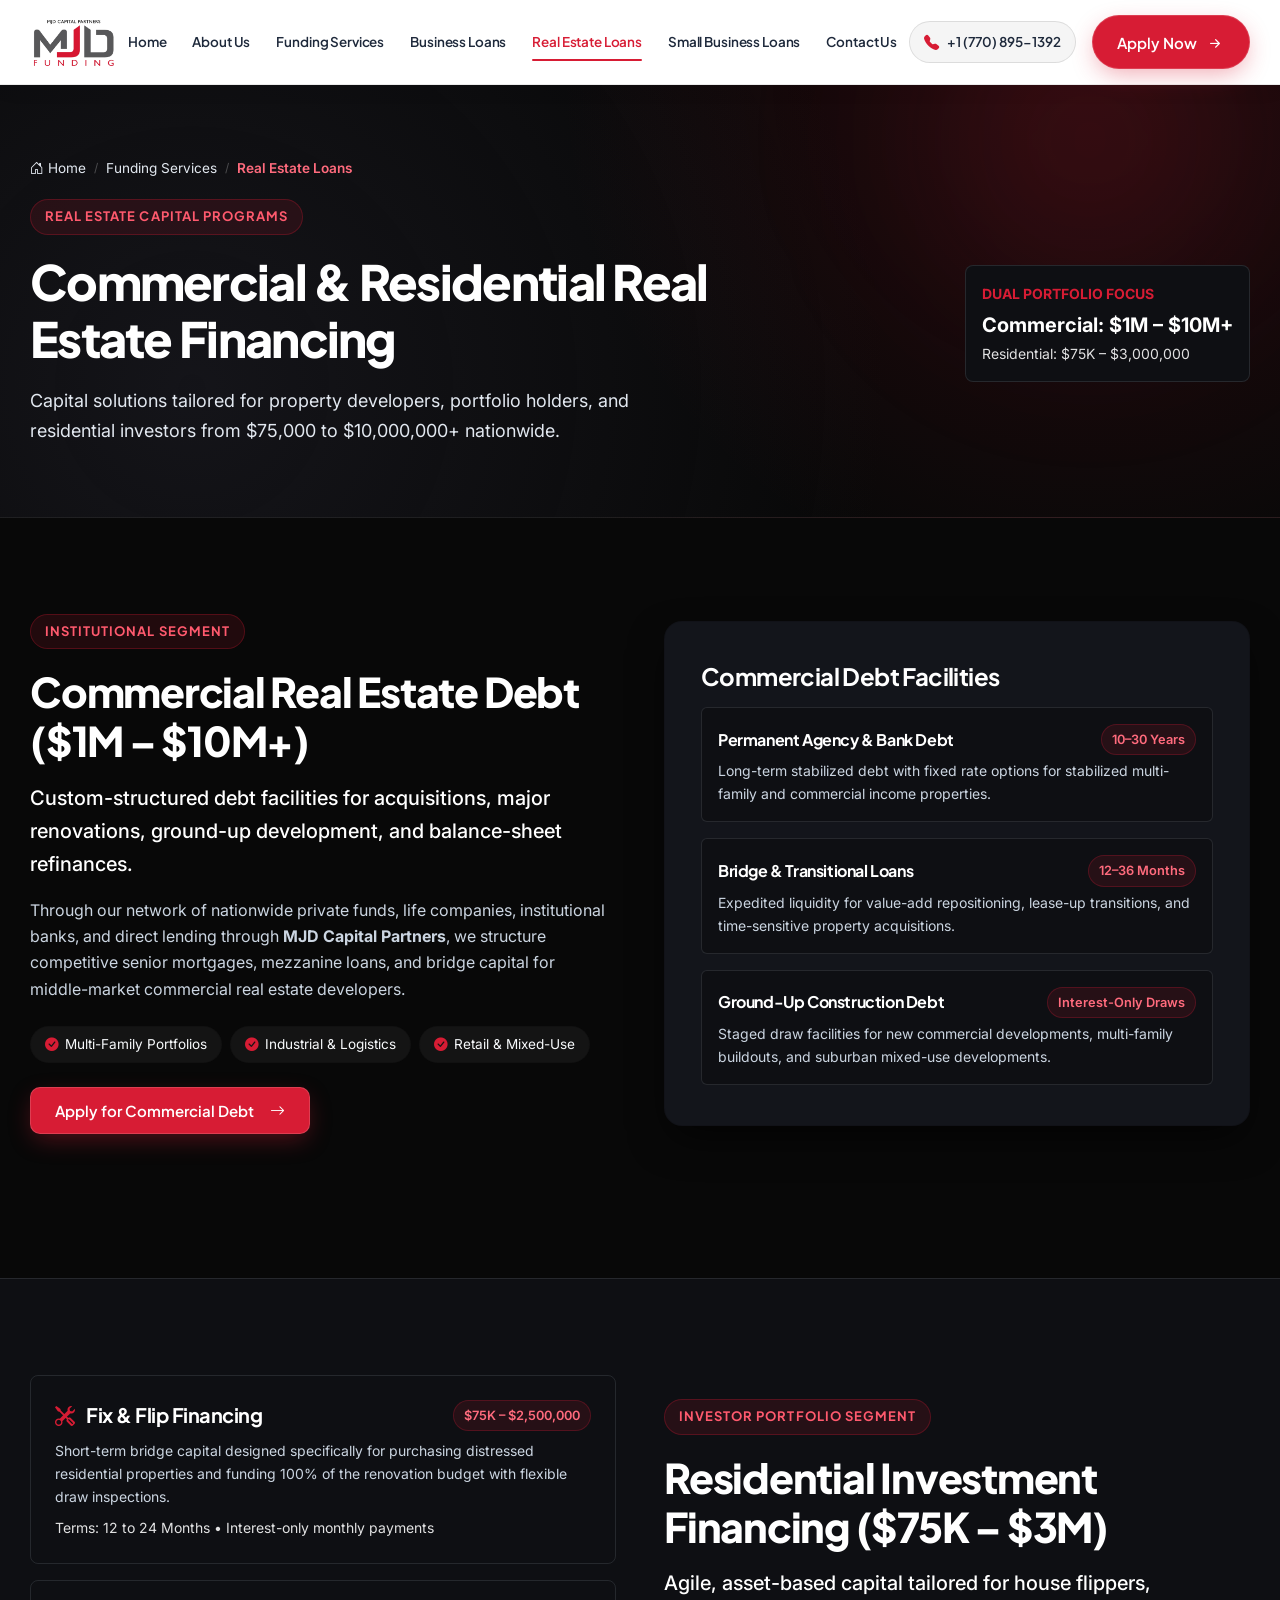
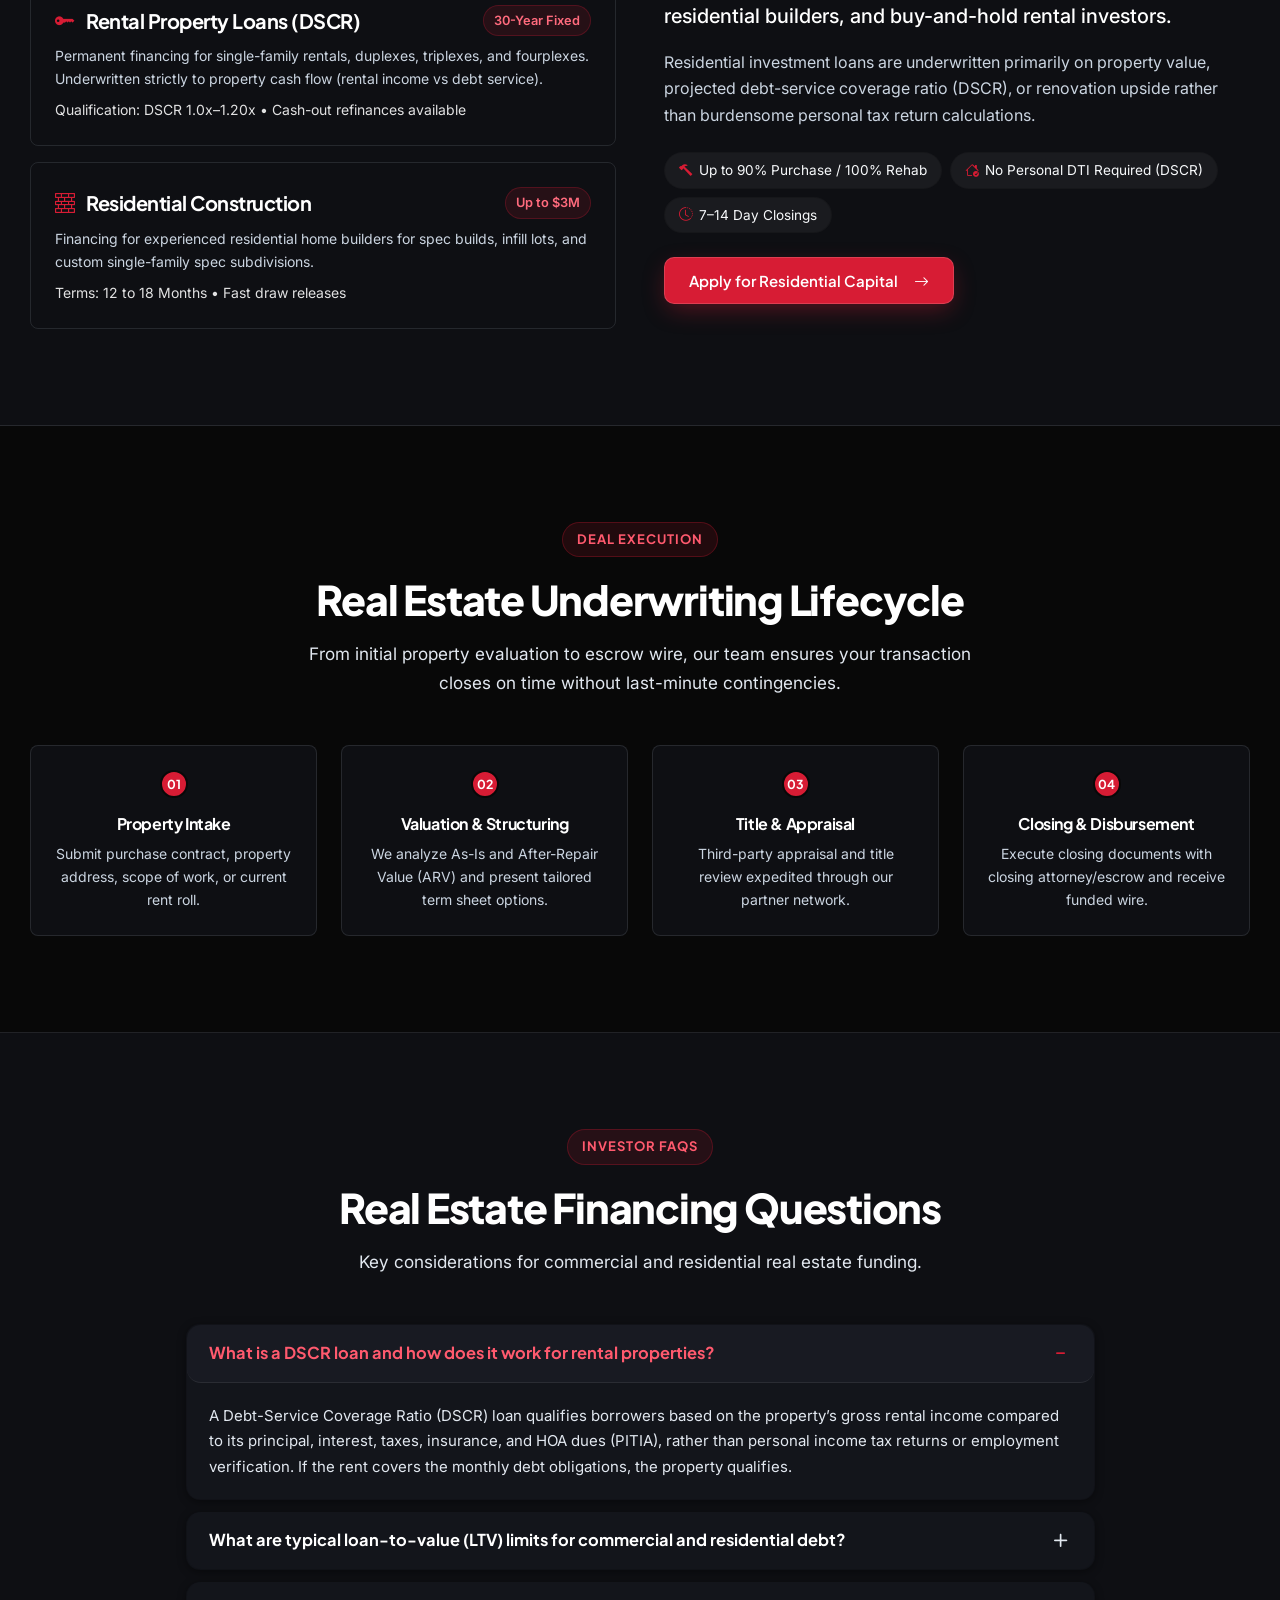
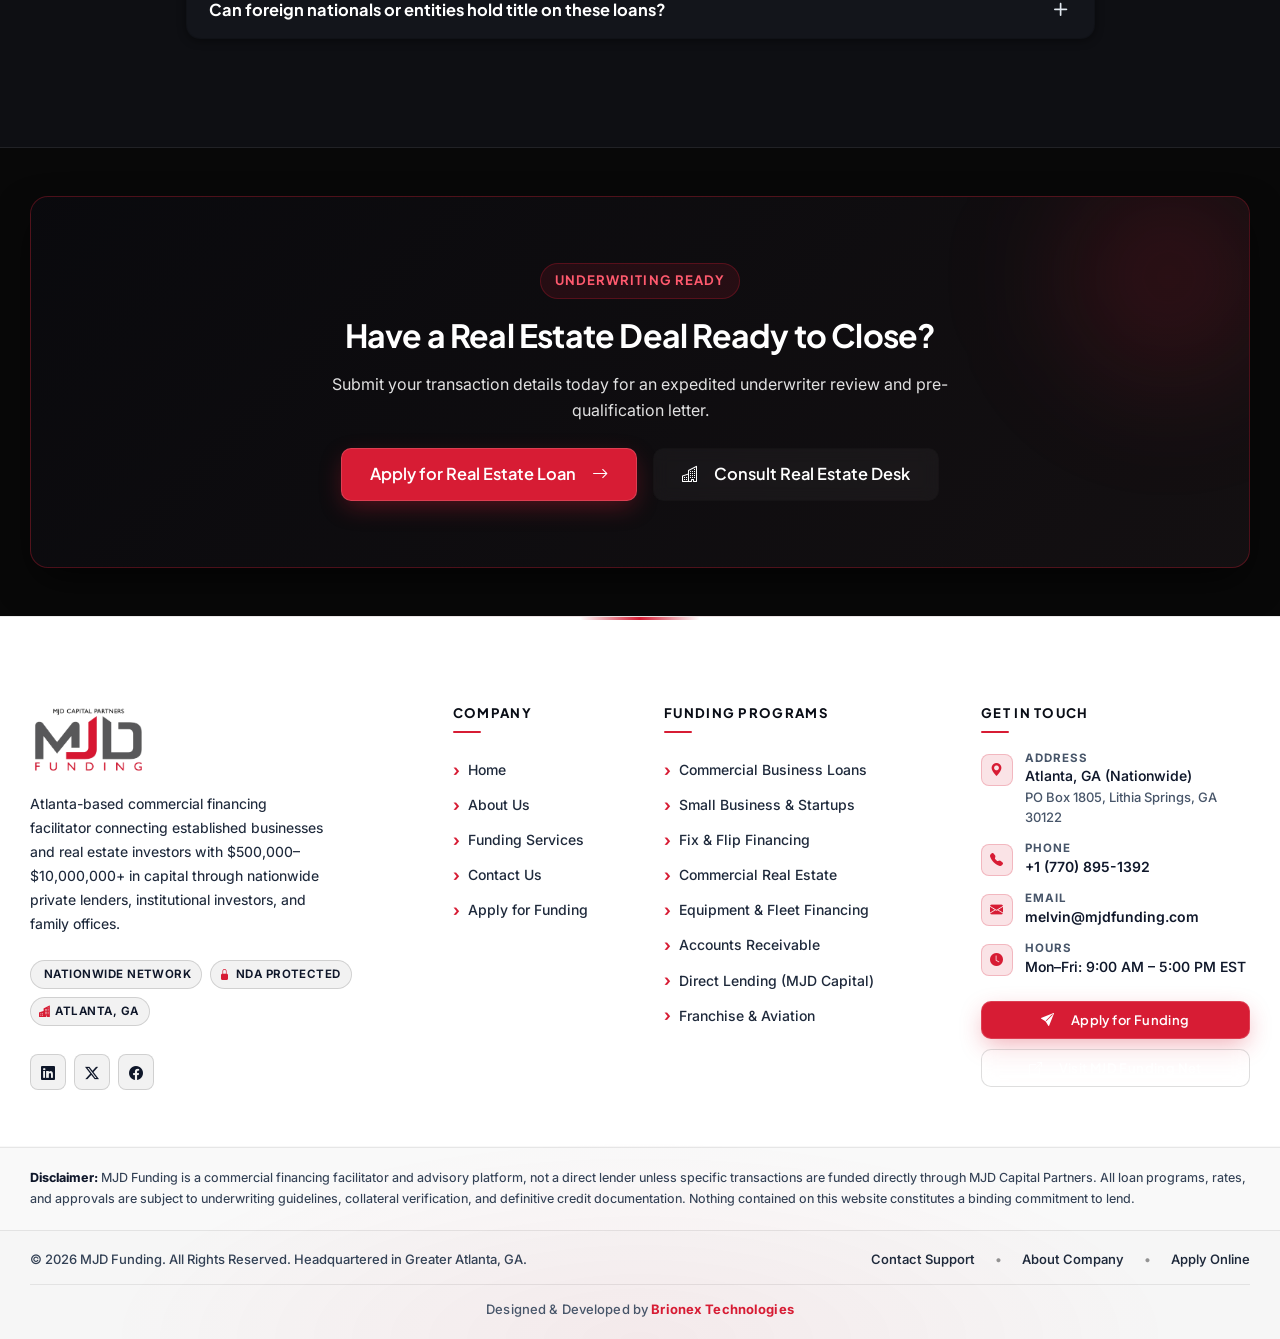
<file: real-estate-loans.html>
<!DOCTYPE html>
<html lang="en">
<head>
  <meta charset="UTF-8">
  <meta name="viewport" content="width=device-width, initial-scale=1.0">
  <title>Real Estate Loans | MJD Funding — Commercial & Residential Investor Debt</title>
  <meta name="description" content="Explore real estate loan programs from MJD Funding: Commercial Real Estate ($1M–$10M+) and Residential Investor Debt ($75K–$3M for fix & flip, rental, and construction).">
  <meta name="keywords" content="commercial real estate loans, residential real estate financing, fix and flip loans Atlanta, DSCR rental loan, MJD Funding real estate">
  <link rel="canonical" href="https://mjdfunding.vercel.app/real-estate-loans.html">

  <!-- Open Graph / Social Meta -->
  <meta property="og:type" content="website">
  <meta property="og:title" content="Real Estate Loans | MJD Funding — Commercial & Residential">
  <meta property="og:description" content="Commercial real estate debt and residential investor loans across all 50 states. Access $75K to $10M+ with expedited underwriter review.">
  <meta property="og:url" content="https://mjdfunding.vercel.app/real-estate-loans.html">

  <!-- Google Fonts: Plus Jakarta Sans & Inter -->
  <link rel="preconnect" href="https://fonts.googleapis.com">
  <link rel="preconnect" href="https://fonts.gstatic.com" crossorigin>
  <link href="https://fonts.googleapis.com/css2?family=Inter:wght@300;400;500;600;700&family=Plus+Jakarta+Sans:wght@500;600;700;800&display=swap" rel="stylesheet">

  <!-- Bootstrap 5.3 CDN -->
  <link href="https://cdn.jsdelivr.net/npm/bootstrap@5.3.3/dist/css/bootstrap.min.css" rel="stylesheet" integrity="sha384-QWTKZyjpPEjISv5WaRU9OFeRpok6YctnYmDr5pNlyT2bRjXh0JMhjY6hW+ALEwIH" crossorigin="anonymous">

  <!-- Bootstrap Icons CDN -->
  <link rel="stylesheet" href="https://cdn.jsdelivr.net/npm/bootstrap-icons@1.11.3/font/bootstrap-icons.min.css">

  <!-- AOS (Animate on Scroll) CDN -->
  <link href="https://cdn.jsdelivr.net/npm/aos@2.3.4/dist/aos.css" rel="stylesheet">

  <!-- Custom Stylesheet -->
  <link rel="stylesheet" href="style.css">
</head>
<body>

  <!-- =========================================================================
       1. GLOBAL STICKY NAVBAR
       ========================================================================= -->
  <nav class="navbar navbar-expand-lg site-navbar" id="mainNav" aria-label="Main Navigation">
    <div class="container">
      <a class="navbar-brand" href="index.html">
        <img src="/images/navbar.png" alt="MJD Funding" class="navbar-logo">
      </a>

      <button class="navbar-toggler" type="button" data-bs-toggle="offcanvas" data-bs-target="#mobileNav" aria-controls="mobileNav" aria-label="Toggle navigation">
        <i class="bi bi-list fs-3"></i>
      </button>

      <div class="collapse navbar-collapse" id="desktopNav">
        <ul class="navbar-nav mx-auto">
          <li class="nav-item">
            <a class="nav-link" href="index.html">Home</a>
          </li>
          <li class="nav-item">
            <a class="nav-link" href="about-us.html">About Us</a>
          </li>
          <li class="nav-item dropdown">
            <a class="nav-link dropdown-toggle" href="funding-services.html" id="servicesDropdown" role="button"
              data-bs-toggle="dropdown" aria-expanded="false">
              Funding Services
            </a>
            <ul class="dropdown-menu dropdown-menu-dark-custom" aria-labelledby="servicesDropdown">
              <li><a class="dropdown-item" href="funding-services.html"><i
                    class="bi bi-grid-fill text-danger me-2"></i>All Funding Services</a></li>
              <li>
                <hr class="dropdown-divider border-secondary border-opacity-25">
              </li>
              <li><a class="dropdown-item" href="business-loans.html"><i
                    class="bi bi-briefcase-fill text-danger me-2"></i>Business Loans</a></li>
              <li><a class="dropdown-item" href="real-estate-loans.html"><i
                    class="bi bi-buildings-fill text-danger me-2"></i>Real Estate Loans</a></li>
              <li><a class="dropdown-item" href="small-business-loans.html"><i
                    class="bi bi-shop-window text-danger me-2"></i>Small Business Loans</a></li>
              <li>
                <hr class="dropdown-divider border-secondary border-opacity-25">
              </li>

              <!-- Category 1: USDA Loan Programs -->
              <li class="dropdown-submenu">
                <a class="dropdown-item dropdown-toggle-submenu" href="index.html#usda-loans">
                  <span class="d-flex align-items-center"><i class="bi bi-patch-check-fill text-danger me-2"></i>USDA Loan Programs</span>
                  <i class="bi bi-chevron-right ms-2 submenu-arrow"></i>
                </a>
                <ul class="dropdown-menu dropdown-menu-dark-custom submenu">
                  <li><a class="dropdown-item" href="index.html#usda-bi"><i class="bi bi-buildings text-danger me-2"></i>Business & Industry (B&I)</a></li>
                  <li><a class="dropdown-item" href="index.html#usda-reap"><i class="bi bi-sun text-danger me-2"></i>Rural Energy (REAP)</a></li>
                  <li><a class="dropdown-item" href="index.html#usda-9003"><i class="bi bi-droplet-half text-danger me-2"></i>Section 9003 Biorefinery</a></li>
                  <li><a class="dropdown-item" href="index.html#usda-irp-rmap"><i class="bi bi-diagram-3 text-danger me-2"></i>IRP & RMAP Micro-Financing</a></li>
                  <li><a class="dropdown-item" href="index.html#usda-targeted"><i class="bi bi-gear-wide text-danger me-2"></i>Targeted Sector Facilities</a></li>
                </ul>
              </li>

              <!-- Category 2: SBA Loan Programs -->
              <li class="dropdown-submenu">
                <a class="dropdown-item dropdown-toggle-submenu" href="index.html#sba-loans">
                  <span class="d-flex align-items-center"><i class="bi bi-shield-check text-danger me-2"></i>SBA Loan Programs</span>
                  <i class="bi bi-chevron-right ms-2 submenu-arrow"></i>
                </a>
                <ul class="dropdown-menu dropdown-menu-dark-custom submenu">
                  <li><a class="dropdown-item" href="index.html#sba-7a"><i class="bi bi-briefcase text-danger me-2"></i>SBA 7(a) Loan Program</a></li>
                  <li><a class="dropdown-item" href="index.html#sba-504"><i class="bi bi-buildings text-danger me-2"></i>SBA 504 CRE & Equipment</a></li>
                  <li><a class="dropdown-item" href="index.html#sba-microloan"><i class="bi bi-shop text-danger me-2"></i>SBA Microloan Program</a></li>
                  <li><a class="dropdown-item" href="index.html#sba-caplines"><i class="bi bi-arrow-repeat text-danger me-2"></i>SBA CAPLines Working Capital</a></li>
                </ul>
              </li>

              <!-- Category 3: Agriculture & Processing Programs -->
              <li class="dropdown-submenu">
                <a class="dropdown-item dropdown-toggle-submenu" href="index.html#agri-processing">
                  <span class="d-flex align-items-center"><i class="bi bi-tree-fill text-danger me-2"></i>Agriculture & Processing</span>
                  <i class="bi bi-chevron-right ms-2 submenu-arrow"></i>
                </a>
                <ul class="dropdown-menu dropdown-menu-dark-custom submenu">
                  <li><a class="dropdown-item" href="index.html#agri-spur"><i class="bi bi-tree text-danger me-2"></i>SPUR Program (To $175M)</a></li>
                  <li><a class="dropdown-item" href="index.html#agri-mppep"><i class="bi bi-box-seam text-danger me-2"></i>MPPEP Processing Grants</a></li>
                  <li><a class="dropdown-item" href="index.html#agri-mppep-catfish"><i class="bi bi-water text-danger me-2"></i>MPPEP Phase 3 Wild Catfish</a></li>
                  <li><a class="dropdown-item" href="index.html#agri-mppep-phase4"><i class="bi bi-tools text-danger me-2"></i>MPPEP Phase 4 Equipment</a></li>
                  <li><a class="dropdown-item" href="index.html#agri-seafood-strategy"><i class="bi bi-compass text-danger me-2"></i>America First Seafood Strategy</a></li>
                </ul>
              </li>
            </ul>
          </li>
          <li class="nav-item">
            <a class="nav-link" href="business-loans.html">Business Loans</a>
          </li>
          <li class="nav-item">
            <a class="nav-link active" href="real-estate-loans.html">Real Estate Loans</a>
          </li>
          <li class="nav-item">
            <a class="nav-link" href="small-business-loans.html">Small Business Loans</a>
          </li>
          <li class="nav-item">
            <a class="nav-link" href="contact-us.html">Contact Us</a>
          </li>
        </ul>

        <div class="d-flex align-items-center gap-3">
          <a href="tel:+17708951392" class="nav-phone d-none d-xl-flex" title="Call Us Direct">
            <i class="bi bi-telephone-fill"></i>
            <span>+1 (770) 895-1392</span>
          </a>
          <a href="apply-for-funding.html" class="btn btn-brand-red btn-pill">
            <span>Apply Now</span>
            <i class="bi bi-arrow-right-short fs-5"></i>
          </a>
        </div>
      </div>
    </div>
  </nav>

  <!-- Mobile Offcanvas Menu -->
  <div class="offcanvas offcanvas-end" tabindex="-1" id="mobileNav" aria-labelledby="mobileNavLabel">
    <div class="offcanvas-header border-bottom border-secondary border-opacity-25 pb-3">
      <div class="d-flex align-items-center">
        <img src="/images/navbar.png" alt="MJD Funding" class="navbar-logo" id="mobileNavLabel">
      </div>
      <button type="button" class="btn-close text-reset" data-bs-dismiss="offcanvas" aria-label="Close"></button>
    </div>
    <div class="offcanvas-body d-flex flex-column justify-content-between pt-4">
      <ul class="navbar-nav">
        <li class="nav-item"><a class="nav-link" href="index.html">Home</a></li>
        <li class="nav-item"><a class="nav-link" href="about-us.html">About Us</a></li>
        <li class="nav-item"><a class="nav-link" href="funding-services.html">Funding Services</a></li>
        <li class="nav-item"><a class="nav-link ps-3 small text-muted" href="business-loans.html">↳ Business Loans</a></li>
        <li class="nav-item"><a class="nav-link active ps-3 small text-white" href="real-estate-loans.html">↳ Real Estate Loans</a></li>
        <li class="nav-item"><a class="nav-link ps-3 small text-muted" href="small-business-loans.html">↳ Small Business Loans</a></li>

        <!-- Mobile Collapsible Category 1: USDA -->
        <li class="nav-item">
          <a class="nav-link ps-3 small text-muted d-flex justify-content-between align-items-center" data-bs-toggle="collapse" href="#mobileUsdaCollapse" role="button" aria-expanded="false" aria-controls="mobileUsdaCollapse">
            <span>↳ USDA Loan Programs</span>
            <i class="bi bi-chevron-down small text-danger"></i>
          </a>
          <div class="collapse ps-3" id="mobileUsdaCollapse">
            <ul class="navbar-nav py-1">
              <li class="nav-item"><a class="nav-link py-1 ps-3 text-muted small" href="index.html#usda-bi">• Business & Industry (B&I)</a></li>
              <li class="nav-item"><a class="nav-link py-1 ps-3 text-muted small" href="index.html#usda-reap">• Rural Energy (REAP)</a></li>
              <li class="nav-item"><a class="nav-link py-1 ps-3 text-muted small" href="index.html#usda-9003">• Section 9003 Biorefinery</a></li>
              <li class="nav-item"><a class="nav-link py-1 ps-3 text-muted small" href="index.html#usda-irp-rmap">• IRP & RMAP Micro-Financing</a></li>
              <li class="nav-item"><a class="nav-link py-1 ps-3 text-muted small" href="index.html#usda-targeted">• Targeted Sector Facilities</a></li>
            </ul>
          </div>
        </li>

        <!-- Mobile Collapsible Category 2: SBA -->
        <li class="nav-item">
          <a class="nav-link ps-3 small text-muted d-flex justify-content-between align-items-center" data-bs-toggle="collapse" href="#mobileSbaCollapse" role="button" aria-expanded="false" aria-controls="mobileSbaCollapse">
            <span>↳ SBA Loan Programs</span>
            <i class="bi bi-chevron-down small text-danger"></i>
          </a>
          <div class="collapse ps-3" id="mobileSbaCollapse">
            <ul class="navbar-nav py-1">
              <li class="nav-item"><a class="nav-link py-1 ps-3 text-muted small" href="index.html#sba-7a">• SBA 7(a) Loan Program</a></li>
              <li class="nav-item"><a class="nav-link py-1 ps-3 text-muted small" href="index.html#sba-504">• SBA 504 Real Estate & Equip</a></li>
              <li class="nav-item"><a class="nav-link py-1 ps-3 text-muted small" href="index.html#sba-microloan">• SBA Microloan ($50K)</a></li>
              <li class="nav-item"><a class="nav-link py-1 ps-3 text-muted small" href="index.html#sba-caplines">• SBA CAPLines Working Capital</a></li>
            </ul>
          </div>
        </li>

        <!-- Mobile Collapsible Category 3: Agriculture & Processing -->
        <li class="nav-item">
          <a class="nav-link ps-3 small text-muted d-flex justify-content-between align-items-center" data-bs-toggle="collapse" href="#mobileAgriCollapse" role="button" aria-expanded="false" aria-controls="mobileAgriCollapse">
            <span>↳ Agriculture & Processing</span>
            <i class="bi bi-chevron-down small text-danger"></i>
          </a>
          <div class="collapse ps-3" id="mobileAgriCollapse">
            <ul class="navbar-nav py-1">
              <li class="nav-item"><a class="nav-link py-1 ps-3 text-muted small" href="index.html#agri-spur">• SPUR Program (To $175M)</a></li>
              <li class="nav-item"><a class="nav-link py-1 ps-3 text-muted small" href="index.html#agri-mppep">• MPPEP Processing Grants</a></li>
              <li class="nav-item"><a class="nav-link py-1 ps-3 text-muted small" href="index.html#agri-mppep-catfish">• MPPEP Phase 3 Catfish</a></li>
              <li class="nav-item"><a class="nav-link py-1 ps-3 text-muted small" href="index.html#agri-mppep-phase4">• MPPEP Phase 4 Equipment</a></li>
              <li class="nav-item"><a class="nav-link py-1 ps-3 text-muted small" href="index.html#agri-seafood-strategy">• America First Seafood Strategy</a></li>
            </ul>
          </div>
        </li>
        <li class="nav-item"><a class="nav-link" href="contact-us.html">Contact Us</a></li>
      </ul>
      <div class="mt-4 pt-3 border-top border-secondary border-opacity-25">
        <a href="tel:+17708951392" class="d-flex align-items-center gap-2 offcanvas-phone-link fw-semibold mb-3">
          <i class="bi bi-telephone-fill text-danger"></i>
          <span>+1 (770) 895-1392</span>
        </a>
        <a href="apply-for-funding.html" class="btn btn-brand-red w-100 btn-pill">Apply Now</a>
      </div>
    </div>
  </div>

  <!-- =========================================================================
       2. PAGE HERO & BREADCRUMBS
       ========================================================================= -->
  <header class="page-hero">
    <div class="page-hero-glow"></div>
    <div class="container position-relative" style="z-index: 2;">
      <ul class="breadcrumb-custom">
        <li><a href="index.html"><i class="bi bi-house-door"></i> Home</a></li>
        <li class="separator">/</li>
        <li><a href="funding-services.html">Funding Services</a></li>
        <li class="separator">/</li>
        <li class="current">Real Estate Loans</li>
      </ul>

      <div class="row align-items-center g-5">
        <div class="col-lg-8" data-aos="fade-up">
          <div class="section-badge badge-navy">Real Estate Capital Programs</div>
          <h1 class="page-title">
            Commercial & Residential Real Estate Financing
          </h1>
          <p class="page-subtitle">
            Capital solutions tailored for property developers, portfolio holders, and residential investors from $75,000 to $10,000,000+ nationwide.
          </p>
        </div>
        <div class="col-lg-4 text-lg-end" data-aos="fade-left" data-aos-delay="100">
          <div class="p-3 bg-black-surface border border-secondary border-opacity-25 rounded-3 d-inline-block text-start">
            <div class="text-danger fw-bold small text-uppercase mb-1">Dual Portfolio Focus</div>
            <div class="text-white fs-5 fw-bold">Commercial: $1M – $10M+</div>
            <div class="text-white-50 small">Residential: $75K – $3,000,000</div>
          </div>
        </div>
      </div>
    </div>
  </header>

  <!-- =========================================================================
       3. SECTION A: COMMERCIAL REAL ESTATE (CRE) FINANCING
       ========================================================================= -->
  <section class="section-padding bg-black-bg" id="commercial">
    <div class="container">
      <div class="row align-items-center g-5 mb-5">
        <div class="col-lg-6" data-aos="fade-right">
          <div class="section-badge badge-navy">Institutional Segment</div>
          <h2 class="section-title">Commercial Real Estate Debt ($1M – $10M+)</h2>
          <p class="fs-5 text-white fw-medium mb-3">
            Custom-structured debt facilities for acquisitions, major renovations, ground-up development, and balance-sheet refinances.
          </p>
          <p class="text-secondary mb-4">
            Through our network of nationwide private funds, life companies, institutional banks, and direct lending through <strong>MJD Capital Partners</strong>, we structure competitive senior mortgages, mezzanine loans, and bridge capital for middle-market commercial real estate developers.
          </p>
          <div class="d-flex flex-wrap gap-2 mb-4">
            <span class="service-spec-pill"><i class="bi bi-check-circle-fill text-danger"></i> Multi-Family Portfolios</span>
            <span class="service-spec-pill"><i class="bi bi-check-circle-fill text-danger"></i> Industrial & Logistics</span>
            <span class="service-spec-pill"><i class="bi bi-check-circle-fill text-danger"></i> Retail & Mixed-Use</span>
          </div>
          <a href="apply-for-funding.html" class="btn btn-brand-red">
            <span>Apply for Commercial Debt</span>
            <i class="bi bi-arrow-right ms-2"></i>
          </a>
        </div>

        <div class="col-lg-6" data-aos="fade-left">
          <div class="app-form-card">
            <h3 class="h4 fw-bold text-white mb-3">Commercial Debt Facilities</h3>
            <div class="d-flex flex-column gap-3">
              <div class="p-3 bg-black-surface border border-secondary border-opacity-25 rounded-2">
                <div class="d-flex justify-content-between align-items-center mb-1">
                  <h4 class="text-white fw-bold fs-6 mb-0">Permanent Agency & Bank Debt</h4>
                  <span class="matrix-badge">10–30 Years</span>
                </div>
                <p class="text-secondary small mb-0">Long-term stabilized debt with fixed rate options for stabilized multi-family and commercial income properties.</p>
              </div>

              <div class="p-3 bg-black-surface border border-secondary border-opacity-25 rounded-2">
                <div class="d-flex justify-content-between align-items-center mb-1">
                  <h4 class="text-white fw-bold fs-6 mb-0">Bridge & Transitional Loans</h4>
                  <span class="matrix-badge">12–36 Months</span>
                </div>
                <p class="text-secondary small mb-0">Expedited liquidity for value-add repositioning, lease-up transitions, and time-sensitive property acquisitions.</p>
              </div>

              <div class="p-3 bg-black-surface border border-secondary border-opacity-25 rounded-2">
                <div class="d-flex justify-content-between align-items-center mb-1">
                  <h4 class="text-white fw-bold fs-6 mb-0">Ground-Up Construction Debt</h4>
                  <span class="matrix-badge">Interest-Only Draws</span>
                </div>
                <p class="text-secondary small mb-0">Staged draw facilities for new commercial developments, multi-family buildouts, and suburban mixed-use developments.</p>
              </div>
            </div>
          </div>
        </div>
      </div>
    </div>
  </section>

  <!-- =========================================================================
       4. SECTION B: RESIDENTIAL REAL ESTATE INVESTOR FINANCING
       ========================================================================= -->
  <section class="section-padding bg-black-surface border-top border-bottom border-secondary border-opacity-25" id="residential">
    <div class="container">
      <div class="row align-items-center g-5">
        <div class="col-lg-6 order-lg-2" data-aos="fade-left">
          <div class="section-badge badge-navy">Investor Portfolio Segment</div>
          <h2 class="section-title">Residential Investment Financing ($75K – $3M)</h2>
          <p class="fs-5 text-white fw-medium mb-3">
            Agile, asset-based capital tailored for house flippers, residential builders, and buy-and-hold rental investors.
          </p>
          <p class="text-secondary mb-4">
            Residential investment loans are underwritten primarily on property value, projected debt-service coverage ratio (DSCR), or renovation upside rather than burdensome personal tax return calculations.
          </p>

          <div class="d-flex flex-wrap gap-2 mb-4">
            <span class="service-spec-pill"><i class="bi bi-hammer text-danger"></i> Up to 90% Purchase / 100% Rehab</span>
            <span class="service-spec-pill"><i class="bi bi-house-check text-danger"></i> No Personal DTI Required (DSCR)</span>
            <span class="service-spec-pill"><i class="bi bi-clock-history text-danger"></i> 7–14 Day Closings</span>
          </div>

          <a href="apply-for-funding.html" class="btn btn-brand-red">
            <span>Apply for Residential Capital</span>
            <i class="bi bi-arrow-right ms-2"></i>
          </a>
        </div>

        <div class="col-lg-6 order-lg-1" data-aos="fade-right">
          <div class="row g-3">
            <!-- Residential Product 1: Fix & Flip -->
            <div class="col-12">
              <div class="p-4 bg-black-card border border-secondary border-opacity-25 rounded-3">
                <div class="d-flex justify-content-between align-items-center mb-2">
                  <h3 class="h5 fw-bold text-white mb-0"><i class="bi bi-tools text-danger me-2"></i> Fix & Flip Financing</h3>
                  <span class="matrix-badge">$75K – $2,500,000</span>
                </div>
                <p class="text-secondary small mb-2">
                  Short-term bridge capital designed specifically for purchasing distressed residential properties and funding 100% of the renovation budget with flexible draw inspections.
                </p>
                <div class="text-white-50 small">Terms: 12 to 24 Months • Interest-only monthly payments</div>
              </div>
            </div>

            <!-- Residential Product 2: Rental Loans (DSCR) -->
            <div class="col-12">
              <div class="p-4 bg-black-card border border-secondary border-opacity-25 rounded-3">
                <div class="d-flex justify-content-between align-items-center mb-2">
                  <h3 class="h5 fw-bold text-white mb-0"><i class="bi bi-key-fill text-danger me-2"></i> Rental Property Loans (DSCR)</h3>
                  <span class="matrix-badge">30-Year Fixed</span>
                </div>
                <p class="text-secondary small mb-2">
                  Permanent financing for single-family rentals, duplexes, triplexes, and fourplexes. Underwritten strictly to property cash flow (rental income vs debt service).
                </p>
                <div class="text-white-50 small">Qualification: DSCR 1.0x–1.20x • Cash-out refinances available</div>
              </div>
            </div>

            <!-- Residential Product 3: Construction -->
            <div class="col-12">
              <div class="p-4 bg-black-card border border-secondary border-opacity-25 rounded-3">
                <div class="d-flex justify-content-between align-items-center mb-2">
                  <h3 class="h5 fw-bold text-white mb-0"><i class="bi bi-bricks text-danger me-2"></i> Residential Construction</h3>
                  <span class="matrix-badge">Up to $3M</span>
                </div>
                <p class="text-secondary small mb-2">
                  Financing for experienced residential home builders for spec builds, infill lots, and custom single-family spec subdivisions.
                </p>
                <div class="text-white-50 small">Terms: 12 to 18 Months • Fast draw releases</div>
              </div>
            </div>
          </div>
        </div>
      </div>
    </div>
  </section>

  <!-- =========================================================================
       5. REAL ESTATE FINANCING TIMELINE
       ========================================================================= -->
  <section class="section-padding bg-black-bg">
    <div class="container">
      <div class="text-center mb-5" data-aos="fade-up">
        <div class="section-badge badge-navy">Deal Execution</div>
        <h2 class="section-title">Real Estate Underwriting Lifecycle</h2>
        <p class="section-subtitle">
          From initial property evaluation to escrow wire, our team ensures your transaction closes on time without last-minute contingencies.
        </p>
      </div>

      <div class="row g-4">
        <div class="col-md-6 col-lg-3 text-center" data-aos="fade-up" data-aos-delay="0">
          <div class="p-4 bg-black-surface border border-secondary border-opacity-25 rounded-3 h-100">
            <div class="process-step-badge mx-auto mb-3 position-static">01</div>
            <h4 class="text-white fw-bold fs-6 mb-2">Property Intake</h4>
            <p class="text-secondary small mb-0">Submit purchase contract, property address, scope of work, or current rent roll.</p>
          </div>
        </div>
        <div class="col-md-6 col-lg-3 text-center" data-aos="fade-up" data-aos-delay="100">
          <div class="p-4 bg-black-surface border border-secondary border-opacity-25 rounded-3 h-100">
            <div class="process-step-badge mx-auto mb-3 position-static">02</div>
            <h4 class="text-white fw-bold fs-6 mb-2">Valuation & Structuring</h4>
            <p class="text-secondary small mb-0">We analyze As-Is and After-Repair Value (ARV) and present tailored term sheet options.</p>
          </div>
        </div>
        <div class="col-md-6 col-lg-3 text-center" data-aos="fade-up" data-aos-delay="200">
          <div class="p-4 bg-black-surface border border-secondary border-opacity-25 rounded-3 h-100">
            <div class="process-step-badge mx-auto mb-3 position-static">03</div>
            <h4 class="text-white fw-bold fs-6 mb-2">Title & Appraisal</h4>
            <p class="text-secondary small mb-0">Third-party appraisal and title review expedited through our partner network.</p>
          </div>
        </div>
        <div class="col-md-6 col-lg-3 text-center" data-aos="fade-up" data-aos-delay="300">
          <div class="p-4 bg-black-surface border border-secondary border-opacity-25 rounded-3 h-100">
            <div class="process-step-badge mx-auto mb-3 position-static">04</div>
            <h4 class="text-white fw-bold fs-6 mb-2">Closing & Disbursement</h4>
            <p class="text-secondary small mb-0">Execute closing documents with closing attorney/escrow and receive funded wire.</p>
          </div>
        </div>
      </div>
    </div>
  </section>

  <!-- =========================================================================
       6. REAL ESTATE FAQS
       ========================================================================= -->
  <section class="section-padding bg-black-surface">
    <div class="container">
      <div class="text-center mb-5" data-aos="fade-up">
        <div class="section-badge badge-navy">Investor FAQs</div>
        <h2 class="section-title">Real Estate Financing Questions</h2>
        <p class="section-subtitle">
          Key considerations for commercial and residential real estate funding.
        </p>
      </div>

      <div class="row justify-content-center">
        <div class="col-lg-9" data-aos="fade-up">
          <div class="accordion" id="reFAQ">
            <div class="accordion-item">
              <h3 class="accordion-header" id="reH1">
                <button class="accordion-button" type="button" data-bs-toggle="collapse" data-bs-target="#reC1" aria-expanded="true" aria-controls="reC1">
                  What is a DSCR loan and how does it work for rental properties?
                </button>
              </h3>
              <div id="reC1" class="accordion-collapse collapse show" aria-labelledby="reH1" data-bs-parent="#reFAQ">
                <div class="accordion-body">
                  A Debt-Service Coverage Ratio (DSCR) loan qualifies borrowers based on the property’s gross rental income compared to its principal, interest, taxes, insurance, and HOA dues (PITIA), rather than personal income tax returns or employment verification. If the rent covers the monthly debt obligations, the property qualifies.
                </div>
              </div>
            </div>

            <div class="accordion-item">
              <h3 class="accordion-header" id="reH2">
                <button class="accordion-button collapsed" type="button" data-bs-toggle="collapse" data-bs-target="#reC2" aria-expanded="false" aria-controls="reC2">
                  What are typical loan-to-value (LTV) limits for commercial and residential debt?
                </button>
              </h3>
              <div id="reC2" class="accordion-collapse collapse" aria-labelledby="reH2" data-bs-parent="#reFAQ">
                <div class="accordion-body">
                  For fix & flip projects, financing typically covers up to 85–90% of purchase price and 100% of construction costs (up to 75% of After-Repair Value). For stabilized commercial real estate and DSCR rentals, typical leverage ranges from 70% to 75% LTV depending on asset class and credit strength.
                </div>
              </div>
            </div>

            <div class="accordion-item">
              <h3 class="accordion-header" id="reH3">
                <button class="accordion-button collapsed" type="button" data-bs-toggle="collapse" data-bs-target="#reC3" aria-expanded="false" aria-controls="reC3">
                  Can foreign nationals or entities hold title on these loans?
                </button>
              </h3>
              <div id="reC3" class="accordion-collapse collapse" aria-labelledby="reH3" data-bs-parent="#reFAQ">
                <div class="accordion-body">
                  Yes, commercial and residential investment properties can be titled in an LLC, corporation, or partnership entity. Certain partner lenders in our nationwide network accommodate foreign national investor programs with appropriate US entity registration.
                </div>
              </div>
            </div>
          </div>
        </div>
      </div>
    </div>
  </section>

  <!-- =========================================================================
       7. CTA BANNER
       ========================================================================= -->
  <section class="section-padding-sm bg-black-bg">
    <div class="container">
      <div class="solutions-banner text-center" data-aos="zoom-in">
        <div class="solutions-banner-glow"></div>
        <div class="position-relative py-3">
          <div class="section-badge badge-white mb-3">Underwriting Ready</div>
          <h2 class="text-white fw-bold mb-3">Have a Real Estate Deal Ready to Close?</h2>
          <p class="text-white-50 max-w-680 mx-auto mb-4" style="max-width: 620px;">
            Submit your transaction details today for an expedited underwriter review and pre-qualification letter.
          </p>
          <div class="d-flex flex-wrap justify-content-center gap-3">
            <a href="apply-for-funding.html" class="btn btn-brand-red btn-lg">
              <span>Apply for Real Estate Loan</span>
              <i class="bi bi-arrow-right ms-2"></i>
            </a>
            <a href="contact-us.html" class="btn btn-outline-white btn-lg">
              <i class="bi bi-buildings me-2"></i>
              <span>Consult Real Estate Desk</span>
            </a>
          </div>
        </div>
      </div>
    </div>
  </section>

  <!-- =========================================================================
       8. GLOBAL FOOTER
       ========================================================================= -->
    <!-- =========================================================================
       FOOTER — PREMIUM
       ========================================================================= -->
  <footer class="site-footer" role="contentinfo">
    <!-- Main Footer Body -->
    <div class="container">
      <div class="row g-5">

        <!-- Col 1: Brand -->
        <div class="col-lg-4 col-md-12 footer-brand-col">
          <div class="footer-logo-wrap">
            <img src="/images/navbar.png" alt="MJD Funding" class="footer-logo-image">
          </div>
          <p class="footer-desc">
            Atlanta-based commercial financing facilitator connecting established businesses and real estate investors with $500,000&ndash;$10,000,000+ in capital through nationwide private lenders, institutional investors, and family offices.
          </p>
          <!-- Trust Badges -->
          <div class="footer-trust-badges">
            <span class="footer-badge-pill"><i class="bi bi-shield-check-fill"></i> Nationwide Network</span>
            <span class="footer-badge-pill"><i class="bi bi-lock-fill"></i> NDA Protected</span>
            <span class="footer-badge-pill"><i class="bi bi-buildings-fill"></i> Atlanta, GA</span>
          </div>
          <!-- Socials -->
          <div class="footer-socials">
            <!-- REPLACE WITH CLIENT SOCIAL PROFILES -->
            <a href="#" class="social-link" aria-label="LinkedIn"><i class="bi bi-linkedin"></i></a>
            <a href="#" class="social-link" aria-label="Twitter / X"><i class="bi bi-twitter-x"></i></a>
            <a href="#" class="social-link" aria-label="Facebook"><i class="bi bi-facebook"></i></a>
          </div>
        </div>

        <!-- Col 2: Quick Links -->
        <div class="col-lg-2 col-sm-6">
          <h4 class="footer-heading">Company</h4>
          <ul class="footer-links">
            <li><a href="index.html">Home</a></li>
            <li><a href="about-us.html">About Us</a></li>
            <li><a href="funding-services.html">Funding Services</a></li>
            <li><a href="contact-us.html">Contact Us</a></li>
            <li><a href="apply-for-funding.html">Apply for Funding</a></li>
          </ul>
        </div>

        <!-- Col 3: Funding Programs -->
        <div class="col-lg-3 col-sm-6">
          <h4 class="footer-heading">Funding Programs</h4>
          <ul class="footer-links">
            <li><a href="business-loans.html">Commercial Business Loans</a></li>
            <li><a href="small-business-loans.html">Small Business &amp; Startups</a></li>
            <li><a href="real-estate-loans.html">Fix &amp; Flip Financing</a></li>
            <li><a href="real-estate-loans.html">Commercial Real Estate</a></li>
            <li><a href="funding-services.html#equipment">Equipment &amp; Fleet Financing</a></li>
            <li><a href="funding-services.html#accounts-receivable">Accounts Receivable</a></li>
            <li><a href="funding-services.html#direct-lending">Direct Lending (MJD Capital)</a></li>
            <li><a href="funding-services.html#franchise">Franchise &amp; Aviation</a></li>
          </ul>
        </div>

        <!-- Col 4: Contact -->
        <div class="col-lg-3 col-md-6">
          <h4 class="footer-heading">Get in Touch</h4>
          <ul class="footer-contact-list">
            <li>
              <div class="footer-contact-icon"><i class="bi bi-geo-alt-fill"></i></div>
              <div class="footer-contact-text">
                <span class="footer-contact-label">Address</span>
                <span class="footer-contact-value">Atlanta, GA (Nationwide)<br><small class="footer-address-sub">PO Box 1805, Lithia Springs, GA 30122</small></span>
              </div>
            </li>
            <li>
              <div class="footer-contact-icon"><i class="bi bi-telephone-fill"></i></div>
              <div class="footer-contact-text">
                <span class="footer-contact-label">Phone</span>
                <span class="footer-contact-value"><a href="tel:+17708951392">+1 (770) 895-1392</a></span>
              </div>
            </li>
            <li>
              <div class="footer-contact-icon"><i class="bi bi-envelope-fill"></i></div>
              <div class="footer-contact-text">
                <span class="footer-contact-label">Email</span>
                <span class="footer-contact-value"><a href="mailto:melvin@mjdfunding.com">melvin@mjdfunding.com</a></span>
              </div>
            </li>
            <li>
              <div class="footer-contact-icon"><i class="bi bi-clock-fill"></i></div>
              <div class="footer-contact-text">
                <span class="footer-contact-label">Hours</span>
                <span class="footer-contact-value">Mon&ndash;Fri: 9:00 AM &ndash; 5:00 PM EST</span>
              </div>
            </li>
          </ul>
          <!-- CTA Buttons -->
          <div class="footer-cta-row">
            <a href="apply-for-funding.html" class="btn btn-brand-red btn-sm">
              <i class="bi bi-send-fill me-2"></i>Apply for Funding
            </a>
            <a href="https://mjdfunding.net/" target="_blank" rel="noopener noreferrer" class="btn btn-outline-white btn-sm">
              <i class="bi bi-box-arrow-up-right me-2"></i>Visit MJD Funding Net
            </a>
          </div>
        </div>

      </div><!-- /row -->
    </div><!-- /container -->

    <!-- Divider -->
    <hr class="footer-divider">

    <!-- Disclaimer Bar -->
    <div class="footer-disclaimer-bar">
      <div class="container">
        <p>
          <strong class="footer-disclaimer-label">Disclaimer:</strong> MJD Funding is a commercial financing facilitator and advisory platform, not a direct lender unless specific transactions are funded directly through MJD Capital Partners. All loan programs, rates, and approvals are subject to underwriting guidelines, collateral verification, and definitive credit documentation. Nothing contained on this website constitutes a binding commitment to lend.
        </p>
      </div>
    </div>

    <!-- Copyright Bar -->
    <div class="footer-bottom-bar">
      <div class="container">
        <div class="footer-bottom-flex">
          <div>&copy; 2026 MJD Funding. All Rights Reserved. Headquartered in Greater Atlanta, GA.</div>
          <div class="footer-bottom-links">
            <a href="contact-us.html">Contact Support</a>
            <span class="footer-bottom-sep">&bull;</span>
            <a href="about-us.html">About Company</a>
            <span class="footer-bottom-sep">&bull;</span>
            <a href="apply-for-funding.html">Apply Online</a>
          </div>
        </div>
        <div class="footer-developer-credit">
          Designed &amp; Developed by <a href="https://brionex-technologies.vercel.app" target="_blank" rel="noopener noreferrer" class="developer-credit-link">Brionex Technologies</a>
        </div>
      </div>
    </div>

  </footer>

  <!-- Floating Utilities -->
  <button id="backToTop" class="back-to-top" aria-label="Back to Top">
    <i class="bi bi-chevron-up"></i>
  </button>

  <div class="mobile-sticky-bar">
    <a href="tel:+17708951392" class="btn btn-outline-white flex-fill">
      <i class="bi bi-telephone-fill"></i>
      <span>Call</span>
    </a>
    <a href="apply-for-funding.html" class="btn btn-brand-red flex-fill">
      <span>Apply Now</span>
    </a>
  </div>

  <!-- Scripts -->
  <script src="https://cdn.jsdelivr.net/npm/bootstrap@5.3.3/dist/js/bootstrap.bundle.min.js" integrity="sha384-YvpcrYf0tY3lHB60NNkmXc5s9fDVZLESaAA55NDzOxhy9GkcIdslK1eN7N6jIeHz" crossorigin="anonymous"></script>
  <script src="https://cdn.jsdelivr.net/npm/aos@2.3.4/dist/aos.js"></script>
  <script src="script.js"></script>
</body>
</html>
</file>
<file: style.css>
/* ==========================================================================
   MJD FUNDING — ULTIMATE VIP FINTECH DESIGN SYSTEM
   Precision-Engineered Black Canvas with Authentic Red Brand Identity
   ========================================================================== */

:root {
  /* Deep Premium Black Canvas (Strictly No Blue Backgrounds) */
  --color-black-bg: #080808;
  /* Base background */
  --color-black-surface: #0E0F13;
  /* Alternate section surface */
  --color-black-card: #13151B;
  /* Standard card background */
  --color-black-card-hover: #181A22;
  /* Elevated card hover */
  --color-black-elevated: #1D202A;
  /* Dropdowns, badges, and modals */

  /* Pure Authentic Red Brand Accents (Strictly Preserved) */
  --color-brand-red: #D71C34;
  /* Signature brand red */
  --color-brand-red-hover: #B51327;
  /* Deeper hover red */
  --color-brand-red-light: #FF4A61;
  /* Soft red for gradient accents */
  --color-brand-red-subtle: rgba(215, 28, 52, 0.12);
  /* Badge & icon bubble background */
  --color-brand-red-glow: rgba(215, 28, 52, 0.32);
  /* Ambient glow */

  /* Neutral & High-Contrast Typography */
  --color-white: #FFFFFF;
  --color-text-white: #FFFFFF;
  /* Headings and primary titles */
  --color-text-body: #E2E8F0;
  /* High-readability crisp light slate body copy */
  --color-text-light: #F8FAFC;
  /* Secondary titles and list items */
  --color-text-muted: #CBD5E1;
  /* Micro-copy, labels, and timestamps */

  /* Precision Borders */
  --color-border-subtle: rgba(255, 255, 255, 0.08);
  --color-border-medium: rgba(0, 0, 0, 0.13);
  --color-border-red: rgba(215, 28, 52, 0.35);
  --color-border-red-active: rgba(215, 28, 52, 0.85);

  /* Typography Scale */
  --font-heading: 'Plus Jakarta Sans', -apple-system, BlinkMacSystemFont, 'Segoe UI', Roboto, sans-serif;
  --font-body: 'Inter', -apple-system, BlinkMacSystemFont, 'Segoe UI', Roboto, sans-serif;

  /* Spacing Scale (8px rhythm) */
  --space-2xs: 4px;
  --space-xs: 8px;
  --space-sm: 16px;
  --space-md: 24px;
  --space-lg: 32px;
  --space-xl: 48px;
  --space-2xl: 64px;
  --space-section-desktop: 96px;
  --space-section-tablet: 72px;
  --space-section-mobile: 56px;

  /* Border Radii */
  --radius-xs: 6px;
  --radius-sm: 10px;
  --radius-md: 14px;
  --radius-card: 18px;
  --radius-pill: 9999px;

  /* Refined Shadows */
  --shadow-sm: 0 2px 8px rgba(0, 0, 0, 0.4);
  --shadow-md: 0 8px 24px -4px rgba(0, 0, 0, 0.55);
  --shadow-lg: 0 16px 40px -8px rgba(0, 0, 0, 0.7);
  --shadow-red: 0 8px 24px -4px rgba(215, 28, 52, 0.38);
  --shadow-card-hover: 0 20px 40px -10px rgba(0, 0, 0, 0.8), 0 0 0 1px rgba(215, 28, 52, 0.3);

  /* Transitions */
  --transition-fast: 0.18s cubic-bezier(0.16, 1, 0.3, 1);
  --transition-base: 0.28s cubic-bezier(0.16, 1, 0.3, 1);
  --transition-smooth: 0.45s cubic-bezier(0.16, 1, 0.3, 1);
}

/* ==========================================================================
   RESET & GLOBAL BASE STYLES
   ========================================================================== */

*,
*::before,
*::after {
  box-sizing: border-box;
}

html {
  scroll-behavior: smooth;
  scroll-padding-top: 84px;
  overflow-x: hidden;
  background-color: var(--color-black-bg);
  color-scheme: dark;
}

body {
  font-family: var(--font-body);
  color: var(--color-text-body);
  background-color: var(--color-black-bg);
  line-height: 1.65;
  font-size: 1rem;
  overflow-x: hidden;
  -webkit-font-smoothing: antialiased;
  -moz-osx-font-smoothing: grayscale;
}

h1,
h2,
h3,
h4,
h5,
h6 {
  font-family: var(--font-heading);
  font-weight: 700;
  color: var(--color-text-white);
  letter-spacing: -0.025em;
  line-height: 1.25;
}

p {
  color: var(--color-text-body);
  margin-bottom: 1.25rem;
}

/* High-Contrast Readability Overrides */
.text-muted,
.text-secondary {
  color: var(--color-text-muted) !important;
}

.text-white-50 {
  color: rgba(255, 255, 255, 0.88) !important;
}

small.text-muted,
.small.text-muted {
  color: var(--color-text-muted) !important;
  font-weight: 500;
}

::placeholder {
  color: #94A3B8 !important;
  opacity: 1 !important;
}

:-ms-input-placeholder {
  color: #94A3B8 !important;
}

::-ms-input-placeholder {
  color: #94A3B8 !important;
}

a {
  text-decoration: none;
  transition: all var(--transition-fast);
  color: inherit;
}

img {
  max-width: 100%;
  height: auto;
  display: block;
}

/* Accessible focus ring */
:focus-visible {
  outline: 2px solid var(--color-brand-red);
  outline-offset: 3px;
}

/* ==========================================================================
   CONTAINER & SECTION ARCHITECTURE
   ========================================================================== */

.container {
  max-width: 1260px;
  padding-left: 20px;
  padding-right: 20px;
}

@media (min-width: 1400px) {
  .container {
    max-width: 1320px;

  }
}

.section-padding {
  padding-top: var(--space-section-desktop);
  padding-bottom: var(--space-section-desktop);
  position: relative;
}

.section-padding-sm {
  padding-top: var(--space-xl);
  padding-bottom: var(--space-xl);
  position: relative;
}

/* Section Backgrounds */
.bg-black-bg {
  background-color: var(--color-black-bg);
}

.bg-black-surface {
  background-color: var(--color-black-surface);
  border-top: 1px solid var(--color-border-subtle);
  border-bottom: 1px solid var(--color-border-subtle);
}

/* Backward compatibility aliases */
.bg-light-soft,
.bg-white,
.bg-navy {
  background-color: var(--color-black-surface) !important;
}

#hero,
#why-us {
  background-color: var(--color-black-bg) !important;
}

#programs,
#contact {
  background-color: var(--color-black-surface) !important;
}

/* Badges & Section Headers */
.section-badge {
  display: inline-flex;
  align-items: center;
  gap: 8px;
  font-family: var(--font-heading);
  font-size: 0.8125rem;
  font-weight: 700;
  text-transform: uppercase;
  letter-spacing: 0.08em;
  padding: 6px 14px;
  border-radius: var(--radius-pill);
  background: var(--color-brand-red-subtle);
  color: #FF5A6E;
  border: 1px solid rgba(215, 28, 52, 0.28);
  margin-bottom: 18px;
}

.section-badge.badge-white,
.section-badge.badge-navy {
  background: var(--color-brand-red-subtle);
  color: #FF5A6E;
  border: 1px solid rgba(215, 28, 52, 0.28);
}

.section-title {
  font-size: clamp(2rem, 3.2vw, 2.75rem);
  font-weight: 800;
  color: var(--color-text-white);
  margin-bottom: 16px;
  letter-spacing: -0.03em;
  line-height: 1.2;
}

.section-subtitle {
  font-size: 1.075rem;
  line-height: 1.65;
  max-width: 680px;
  margin-left: auto;
  margin-right: auto;
  color: var(--color-text-body);
}

/* Specific high-visibility & contrast overrides for Section 1 (#programs) & Section 2 (#contact) */
#programs .section-title,
#contact .section-title {
  color: #FFFFFF !important;
  font-family: var(--font-heading);
  font-weight: 800;
  font-size: clamp(2rem, 3.2vw, 2.75rem);
  line-height: 1.22;
  letter-spacing: -0.025em;
  margin-top: 14px;
  margin-bottom: 16px;
  opacity: 1 !important;
  visibility: visible !important;
  text-shadow: none;
}

#programs .section-subtitle,
#contact .section-subtitle {
  color: #E2E8F0 !important;
  font-family: var(--font-body);
  font-size: 1.075rem;
  font-weight: 450;
  line-height: 1.65;
  max-width: 680px;
  margin-left: auto;
  margin-right: auto;
  margin-bottom: 0;
  opacity: 1 !important;
  visibility: visible !important;
}

@media (max-width: 767.98px) {

  #programs .section-title,
  #contact .section-title {
    font-size: clamp(1.65rem, 5vw, 2.15rem);
    line-height: 1.25;
    margin-bottom: 14px;

  }

  #programs .section-subtitle,
  #contact .section-subtitle {
    font-size: 0.975rem;
    line-height: 1.6;

  }
}

/* Red Text Accents */
.text-gradient-red {
  background: linear-gradient(135deg, #FF6B7D 0%, var(--color-brand-red) 65%, #B51327 100%);
  -webkit-background-clip: text;
  -webkit-text-fill-color: transparent;
  display: inline-block;
}

.text-danger,
.text-red {
  color: var(--color-brand-red) !important;
}

/* ==========================================================================
   BUTTONS & CTAS
   ========================================================================= */

.btn {
  font-family: var(--font-heading);
  font-weight: 600;
  font-size: 0.9375rem;
  padding: 12px 24px;
  border-radius: var(--radius-sm);
  transition: all var(--transition-base);
  display: inline-flex;
  align-items: center;
  justify-content: center;
  gap: 8px;
  line-height: 1.4;
  cursor: pointer;
  position: relative;
  overflow: hidden;
  white-space: nowrap;
}

.btn-pill {
  border-radius: var(--radius-pill);
}

/* Primary Brand Red Button */
.btn-brand-red {
  background-color: var(--color-brand-red);
  border: 1px solid rgba(255, 255, 255, 0.15);
  color: var(--color-white);
  box-shadow: var(--shadow-red);
}

.btn-brand-red:hover {
  background-color: var(--color-brand-red-hover);
  border-color: rgba(255, 255, 255, 0.25);
  color: var(--color-white);
  transform: translateY(-2px);
  box-shadow: 0 10px 28px rgba(215, 28, 52, 0.45);
}

.btn-brand-red:active {
  transform: translateY(0);
}

/* Outline White Button */
.btn-outline-white {
  background-color: rgba(255, 255, 255, 0.04);
  border: 1px solid var(--color-border-medium);
  color: var(--color-text-white);
  backdrop-filter: blur(8px);
}

.btn-outline-white:hover {
  background-color: rgba(215, 28, 52, 0.1);
  border-color: var(--color-brand-red);
  color: var(--color-white);
  transform: translateY(-2px);
  box-shadow: 0 8px 24px rgba(215, 28, 52, 0.2);
}

.btn-outline-navy {
  background-color: rgba(255, 255, 255, 0.04);
  border: 1px solid var(--color-border-medium);
  color: var(--color-text-white);
}

.btn-outline-navy:hover {
  background-color: var(--color-brand-red);
  border-color: var(--color-brand-red);
  color: var(--color-white);
  transform: translateY(-2px);
}

.btn-lg {
  padding: 14px 28px;
  font-size: 1.025rem;
}

.btn-sm {
  padding: 8px 16px;
  font-size: 0.875rem;
}

/* ==========================================================================
   1. STICKY NAVBAR
   ========================================================================= */

.site-navbar {
  position: fixed;
  top: 0;
  left: 0;
  right: 0;
  width: 100%;
  z-index: 1040;
  padding: 14px 0;
  transition: padding var(--transition-base), background-color var(--transition-base), box-shadow var(--transition-base), border-color var(--transition-base);
  background: #FFFFFF;
  border-bottom: 1px solid rgba(0, 0, 0, 0.08);
  box-shadow: 0 4px 20px rgba(0, 0, 0, 0.05);
}

.site-navbar.scrolled {
  background: rgba(255, 255, 255, 0.98);
  backdrop-filter: blur(20px);
  -webkit-backdrop-filter: blur(20px);
  padding: 8px 0;
  border-bottom: 1px solid rgba(0, 0, 0, 0.1);
  box-shadow: 0 10px 30px rgba(0, 0, 0, 0.08);
}

.navbar-brand {
  display: flex;
  align-items: center;
  gap: 8px;
  font-family: var(--font-heading);
  font-weight: 800;
  font-size: 1.4rem;
  letter-spacing: -0.03em;
  color: #111;
  margin-right: 0;
  padding: 0;
}

.navbar-logo {
  height: 56px;
  width: auto;
  max-height: 56px;
  object-fit: contain;
  display: block;
}

@media (max-width: 576px) {
  .navbar-logo {
    height: 48px;
    max-height: 48px;

  }
}

.brand-icon {
  width: 38px;
  height: 38px;
  border-radius: 10px;
  background: linear-gradient(135deg, var(--color-brand-red) 0%, #8E0E1E 100%);
  color: var(--color-white);
  display: flex;
  align-items: center;
  justify-content: center;
  font-size: 1.15rem;
  font-weight: 800;
  box-shadow: 0 4px 14px rgba(215, 28, 52, 0.35);
  border: 1px solid rgba(255, 255, 255, 0.15);
}

.brand-text {
  display: flex;
  align-items: center;
}

.brand-tag {
  color: var(--color-brand-red);
  margin-left: 4px;
}

.navbar-nav {
  gap: 2px;
}

.nav-link {
  font-family: var(--font-heading);
  font-weight: 600;
  font-size: 0.84rem;
  color: #1E293B;
  padding: 8px 12px !important;
  position: relative;
  transition: color var(--transition-fast);
  border-radius: var(--radius-xs);
  white-space: nowrap;
  letter-spacing: -0.01em;
}

.nav-link::after {
  content: '';
  position: absolute;
  left: 12px;
  right: 12px;
  bottom: 0px;
  height: 2.5px;
  background-color: var(--color-brand-red);
  border-radius: 2px;
  transform: scaleX(0);
  transform-origin: center;
  transition: transform 0.25s cubic-bezier(0.16, 1, 0.3, 1);
}

.nav-link:hover,
.nav-link.active {
  color: var(--color-brand-red) !important;
}

.nav-link:hover::after,
.nav-link.active::after {
  transform: scaleX(1);
}

.nav-phone {
  display: flex;
  align-items: center;
  gap: 8px;
  font-family: var(--font-heading);
  font-weight: 600;
  font-size: 0.84rem;
  color: #1E293B;
  padding: 7px 14px;
  border-radius: var(--radius-pill);
  background: rgba(0, 0, 0, 0.04);
  border: 1px solid rgba(0, 0, 0, 0.1);
  transition: all var(--transition-fast);
  white-space: nowrap;
}

.nav-phone:hover {
  background: rgba(215, 28, 52, 0.1);
  border-color: var(--color-brand-red);
  color: var(--color-brand-red);
}

.nav-phone i {
  color: var(--color-brand-red);
  font-size: 0.95rem;
}

/* Navbar Dropdowns */
.site-navbar .dropdown-menu-dark-custom {
  background: #fff;
  border: 1px solid rgba(0, 0, 0, 0.12);
  border-radius: var(--radius-md);
  box-shadow: 0 16px 36px rgba(0, 0, 0, 0.16), 0 0 0 1px rgba(0, 0, 0, 0.04);
  padding: 8px;
  min-width: 250px;
  margin-top: 10px;
}

.site-navbar .dropdown-item {
  color: #222;
  font-family: var(--font-heading);
  font-weight: 500;
  font-size: 0.9rem;
  padding: 10px 14px;
  border-radius: var(--radius-xs);
  transition: all var(--transition-fast);
  display: flex;
  align-items: center;
}

.site-navbar .dropdown-item:hover,
.site-navbar .dropdown-item:focus {
  background-color: var(--color-brand-red-subtle);
  color: var(--color-brand-red);
  padding-left: 18px;
}

.site-navbar .dropdown-item.active {
  background-color: var(--color-brand-red);
  color: var(--color-white);
}

.dropdown-toggle::after {
  vertical-align: 0.15em;
  margin-left: 0.35em;
  transition: transform var(--transition-fast);
}

.dropdown.show .dropdown-toggle::after {
  transform: rotate(180deg);
}

.navbar-toggler {
  border: 1px solid rgba(0, 0, 0, 0.18);
  padding: 7px 11px;
  color: #111;
  background: rgba(0, 0, 0, 0.04);
  border-radius: var(--radius-sm);
}

.navbar-toggler:focus {
  box-shadow: none;
  outline: 2px solid var(--color-brand-red);
}

/* Mobile Offcanvas Drawer */
.offcanvas {
  background: #fff;
  color: #111;
  background: #ffffff;
  color: #0F172A;
  border-left: 1px solid rgba(0, 0, 0, 0.1);
  max-width: 320px;
}

.offcanvas-header {
  border-bottom: 1px solid rgba(0, 0, 0, 0.1) !important;
  padding: 20px 24px;
}

.offcanvas .btn-close {
  opacity: 0.8;
  opacity: 0.85;
}

.offcanvas .nav-link {
  color: #222 !important;
  color: #0F172A !important;
  font-weight: 600;
  font-size: 0.95rem;
  padding: 13px 0 !important;
  border-bottom: 1px solid rgba(0, 0, 0, 0.1);
  border-bottom: 1px solid rgba(0, 0, 0, 0.08);
}

.offcanvas .nav-link.text-muted,
.offcanvas .text-muted {
  color: #334155 !important;
  font-weight: 550 !important;
}

.offcanvas .text-white {
  color: #0F172A !important;
}

.offcanvas-phone-link {
  color: #0F172A !important;
  font-weight: 600;
  text-decoration: none;
  transition: color var(--transition-fast);
}

.offcanvas-phone-link:hover {
  color: var(--color-brand-red) !important;
}

.offcanvas .nav-link::after {
  display: none;
}

.offcanvas .nav-link:hover,
.offcanvas .nav-link.active {
  color: var(--color-brand-red) !important;
  padding-left: 8px !important;
}

/* ==========================================================================
   2. HERO SECTION
   ========================================================================= */

.hero-section {
  position: relative;
  background-color: var(--color-black-bg);
  background-image:
    linear-gradient(135deg, rgba(8, 10, 14, 0.80) 0%, rgba(8, 10, 14, 0.76) 50%, rgba(8, 10, 14, 0.84) 100%),
    radial-gradient(circle at 85% 15%, rgba(215, 28, 52, 0.18) 0%, transparent 55%),
    radial-gradient(circle at 15% 85%, rgba(215, 28, 52, 0.08) 0%, transparent 45%),
    url('https://images.unsplash.com/photo-1486406146926-c627a92ad1ab?auto=format&fit=crop&w=1920&q=85');
  background-size: cover;
  background-position: center 30%;
  background-repeat: no-repeat;
  padding-top: 156px;
  padding-bottom: 96px;
  overflow: hidden;
  color: var(--color-white);
}

.hero-glow {
  position: absolute;
  top: -120px;
  right: -80px;
  width: 580px;
  height: 580px;
  background: radial-gradient(circle, rgba(215, 28, 52, 0.14) 0%, transparent 70%);
  filter: blur(80px);
  pointer-events: none;
  z-index: 1;
}

.hero-glow-secondary {
  position: absolute;
  bottom: -120px;
  left: -80px;
  width: 500px;
  height: 500px;
  background: radial-gradient(circle, rgba(255, 255, 255, 0.02) 0%, transparent 70%);
  filter: blur(80px);
  pointer-events: none;
  z-index: 1;
}

.hero-grid-pattern {
  position: absolute;
  inset: 0;
  background-image:
    linear-gradient(rgba(255, 255, 255, 0.025) 1px, transparent 1px),
    linear-gradient(90deg, rgba(255, 255, 255, 0.025) 1px, transparent 1px);
  background-size: 56px 56px;
  background-position: -1px -1px;
  opacity: 0.75;
  pointer-events: none;
}

.hero-content {
  position: relative;
  z-index: 2;
}

.hero-title {
  font-size: clamp(2.35rem, 4vw, 3.4rem);
  font-weight: 800;
  line-height: 1.15;
  letter-spacing: -0.035em;
  color: var(--color-white);
  margin-bottom: 20px;
  text-wrap: balance;
}

.hero-description {
  font-size: 1.125rem;
  line-height: 1.7;
  color: var(--color-text-body);
  margin-bottom: 30px;
  max-width: 560px;
}

.hero-actions {
  display: flex;
  flex-wrap: wrap;
  gap: 14px;
  margin-bottom: 34px;
  align-items: center;
}

.hero-checklist {
  display: flex;
  flex-wrap: wrap;
  gap: 22px;
  list-style: none;
  padding: 0;
  margin: 0;
}

.hero-checklist-item {
  display: inline-flex;
  align-items: center;
  gap: 8px;
  font-size: 0.875rem;
  font-weight: 500;
  color: var(--color-text-light);
}

.hero-checklist-item i {
  color: var(--color-brand-red);
  font-size: 1rem;
}

/* Hero Quick Inquiry Glass Card */
.hero-glass-card {
  position: relative;
  background: var(--color-black-card);
  border: 1px solid var(--color-border-medium);
  border-radius: var(--radius-card);
  padding: 32px 28px;
  box-shadow: var(--shadow-lg), 0 0 0 1px rgba(255, 255, 255, 0.04);
  z-index: 2;
  margin-bottom: 16px;
}

.glass-card-header {
  margin-bottom: 20px;
  padding-bottom: 14px;
  border-bottom: 1px solid var(--color-border-subtle);
}

.glass-card-title {
  font-size: 1.3rem;
  font-weight: 700;
  color: var(--color-white);
  margin-bottom: 4px;
}

.glass-card-subtitle {
  font-size: 0.8375rem;
  color: var(--color-text-body);
  margin-bottom: 0;
}

/* Floating Input Controls in Form */
.hero-glass-card .form-floating {
  position: relative;
  margin-bottom: 14px;
}

.hero-glass-card .form-floating.mb-4 {
  margin-bottom: 20px;
}

.hero-glass-card .form-floating>.form-control,
.hero-glass-card .form-floating>.form-select {
  height: 58px;
  min-height: 58px;
  background-color: rgba(255, 255, 255, 0.05);
  border: 1px solid var(--color-border-medium);
  color: var(--color-white);
  border-radius: var(--radius-sm);
  font-size: 0.9375rem;
  line-height: 1.35;
  padding: 1.55rem 0.95rem 0.45rem 0.95rem;
  transition: border-color var(--transition-fast), box-shadow var(--transition-fast), background-color var(--transition-fast);
}

.hero-glass-card .form-floating>.form-control:focus,
.hero-glass-card .form-floating>.form-select:focus {
  background-color: rgba(255, 255, 255, 0.08);
  border-color: var(--color-brand-red);
  box-shadow: 0 0 0 3px rgba(215, 28, 52, 0.25);
  color: var(--color-white);
  outline: none;
}

/* Hide native placeholder by default so it does not collide with floating label */
.hero-glass-card .form-floating>.form-control::placeholder {
  color: transparent !important;
  opacity: 0 !important;
}

.hero-glass-card .form-floating>.form-control:focus::placeholder {
  color: rgba(148, 163, 184, 0.45) !important;
  opacity: 1 !important;
}

/* Floating labels */
.hero-glass-card .form-floating>label {
  position: absolute;
  top: 0;
  left: 0;
  width: 100%;
  height: 100%;
  padding: 1.05rem 0.95rem;
  font-size: 0.9rem;
  font-weight: 500;
  color: #94A3B8;
  pointer-events: none;
  transform-origin: 0 0;
  transition: opacity 0.2s ease, transform 0.2s ease, color 0.2s ease;
  white-space: nowrap;
  overflow: hidden;
  text-overflow: ellipsis;
}

/* Floated state on focus, input value, or select */
.hero-glass-card .form-floating>.form-control:focus~label,
.hero-glass-card .form-floating>.form-control:not(:placeholder-shown)~label,
.hero-glass-card .form-floating>.form-select~label {
  color: #FF6B7D;
  opacity: 1;
  transform: scale(0.8) translateY(-0.65rem) translateX(0.15rem);
}

/* Select element styling */
.hero-glass-card .form-floating>.form-select {
  cursor: pointer;
  background-image: url("data:image/svg+xml,%3csvg xmlns='http://www.w3.org/2000/svg' viewBox='0 0 16 16'%3e%3cpath fill='none' stroke='%23ffffff' stroke-linecap='round' stroke-linejoin='round' stroke-width='2' d='m2 5 6 6 6-6'/%3e%3c/svg%3e");
  background-repeat: no-repeat;
  background-position: right 0.95rem center;
  background-size: 16px 12px;
  padding-right: 2.5rem;
}

.hero-glass-card .form-floating>.form-select option {
  background-color: #13151B;
  color: var(--color-white);
  padding: 10px 14px;
}

.hero-glass-card .form-floating>.form-select option:disabled {
  color: #94A3B8;
}

/* Autofill styling */
.hero-glass-card input:-webkit-autofill,
.hero-glass-card input:-webkit-autofill:hover,
.hero-glass-card input:-webkit-autofill:focus {
  -webkit-text-fill-color: var(--color-white) !important;
  -webkit-box-shadow: 0 0 0px 1000px #13151B inset !important;
  transition: background-color 5000s ease-in-out 0s;
}

@media (max-width: 767.98px) {
  .hero-glass-card {
    padding: 24px 20px;
  }

  .hero-glass-card .form-floating>.form-control,
  .hero-glass-card .form-floating>.form-select {
    height: 54px;
    min-height: 54px;
    font-size: 0.875rem;
    padding: 1.45rem 0.85rem 0.45rem 0.85rem;
  }

  .hero-glass-card .form-floating>label {
    padding: 0.95rem 0.85rem;
    font-size: 0.85rem;
  }

  .hero-glass-card .form-floating>.form-control:focus~label,
  .hero-glass-card .form-floating>.form-control:not(:placeholder-shown)~label,
  .hero-glass-card .form-floating>.form-select~label {
    transform: scale(0.78) translateY(-0.55rem) translateX(0.12rem);
  }
}

/* Floating Response Time Badge */
.hero-response-badge {
  display: inline-flex;
  align-items: center;
  gap: 10px;
  margin-top: 14px;
  padding: 8px 14px;
  border-radius: var(--radius-sm);
  background: rgba(255, 255, 255, 0.03);
  border: 1px solid var(--color-border-subtle);
  font-size: 0.8125rem;
  color: var(--color-text-light);
  width: 100%;
  justify-content: center;
}

.hero-response-badge i {
  color: var(--color-brand-red);
  font-size: 0.95rem;
}

/* Floating Mini Card (Desktop Positioning) */
.floating-mini-card {
  position: absolute;
  bottom: -18px;
  left: -18px;
  background: var(--color-black-elevated);
  border: 1px solid rgba(215, 28, 52, 0.35);
  backdrop-filter: blur(14px);
  border-radius: var(--radius-md);
  padding: 10px 16px;
  box-shadow: 0 16px 36px rgba(0, 0, 0, 0.7);
  display: flex;
  align-items: center;
  gap: 12px;
  animation: floatBadge 4.5s ease-in-out infinite alternate;
  z-index: 3;
}

@media (min-width: 992px) and (max-width: 1199.98px) {
  .floating-mini-card {
    left: 8px;
    bottom: -14px;

  }
}

@keyframes floatBadge {
  0% {
    transform: translateY(0);

  }

  100% {
    transform: translateY(-6px);

  }
}

.floating-icon {
  width: 38px;
  height: 38px;
  border-radius: 9px;
  background: var(--color-brand-red-subtle);
  color: var(--color-brand-red);
  display: flex;
  align-items: center;
  justify-content: center;
  font-size: 1.15rem;
  border: 1px solid rgba(215, 28, 52, 0.25);
}

.floating-text-primary {
  font-size: 0.875rem;
  font-weight: 700;
  color: var(--color-white);
  line-height: 1.2;
}

.floating-text-sub {
  font-size: 0.75rem;
  color: var(--color-text-body);
  line-height: 1.2;
}

/* ==========================================================================
   3. TRUST STRIP & STATISTICS
   ========================================================================= */

.trust-strip {
  background-color: var(--color-black-surface);
  border-top: 1px solid var(--color-border-subtle);
  border-bottom: 1px solid var(--color-border-subtle);
  padding: 38px 0;
  position: relative;
  z-index: 10;
}

.trust-item {
  text-align: center;
  padding: 10px 16px;
  position: relative;
}

@media (min-width: 992px) {
  .trust-item:not(:last-child)::after {
    content: '';
    position: absolute;
    right: 0;
    top: 15%;
    height: 70%;
    width: 1px;
    background-color: var(--color-border-subtle);

  }
}

.trust-counter {
  font-family: var(--font-heading);
  font-size: clamp(2rem, 3vw, 2.75rem);
  font-weight: 800;
  color: var(--color-white);
  line-height: 1.1;
  margin-bottom: 6px;
  letter-spacing: -0.035em;
  background: linear-gradient(180deg, #FFFFFF 30%, #CBD5E1 100%);
  -webkit-background-clip: text;
  -webkit-text-fill-color: transparent;
}

.trust-counter .text-red {
  color: var(--color-brand-red);
}

.trust-label {
  font-family: var(--font-heading);
  font-size: 0.8125rem;
  font-weight: 600;
  color: var(--color-text-body);
  text-transform: uppercase;
  letter-spacing: 0.08em;
  margin-bottom: 0;
}

/* ==========================================================================
   4. ABOUT / WHY BUSINESSES CHOOSE US
   ========================================================================= */

.about-image-wrapper {
  position: relative;
  border-radius: var(--radius-card);
  overflow: visible;
}

.about-main-img {
  width: 100%;
  height: 480px;
  object-fit: cover;
  border-radius: var(--radius-card);
  box-shadow: var(--shadow-lg);
  border: 1px solid var(--color-border-medium);
  filter: brightness(0.95) contrast(1.05);
}

.about-floating-card {
  position: absolute;
  bottom: -18px;
  right: -14px;
  background: var(--color-black-elevated);
  border-radius: var(--radius-md);
  padding: 14px 20px;
  box-shadow: var(--shadow-lg);
  border: 1px solid rgba(215, 28, 52, 0.35);
  display: flex;
  align-items: center;
  gap: 14px;
  max-width: 290px;
  backdrop-filter: blur(12px);
}

.about-card-icon {
  width: 44px;
  height: 44px;
  border-radius: 11px;
  background: var(--color-brand-red-subtle);
  color: var(--color-brand-red);
  display: flex;
  align-items: center;
  justify-content: center;
  font-size: 1.35rem;
  flex-shrink: 0;
  border: 1px solid rgba(215, 28, 52, 0.25);
}

.about-check-list {
  list-style: none;
  padding: 0;
  margin: 26px 0 30px 0;
}

.about-check-item {
  display: flex;
  align-items: flex-start;
  gap: 12px;
  margin-bottom: 14px;
  font-size: 1rem;
  color: var(--color-text-light);
  font-weight: 500;
}

.about-check-item i {
  color: var(--color-brand-red);
  font-size: 1.15rem;
  flex-shrink: 0;
  margin-top: 2px;
}

/* ==========================================================================
   5. FUNDING PROGRAM CARDS (EQUAL-HEIGHT GRID & PINNED ACTIONS)
   ========================================================================= */

.program-card {
  background: var(--color-black-card);
  border: 1px solid var(--color-border-medium);
  border-radius: var(--radius-card);
  padding: 30px 26px;
  height: 100%;
  display: flex;
  flex-direction: column;
  transition: all var(--transition-base);
  box-shadow: var(--shadow-sm);
  position: relative;
  overflow: hidden;
  isolation: isolate;
}

/* Background image layer with subtle zoom on hover */
.program-card-bg {
  position: absolute;
  inset: 0;
  background-size: cover;
  background-position: center;
  background-repeat: no-repeat;
  transform: scale(1);
  transition: transform 0.65s cubic-bezier(0.16, 1, 0.3, 1), opacity 0.4s ease, filter 0.4s ease;
  opacity: 0.58;
  filter: brightness(0.96) contrast(1.1) saturate(1.15);
  z-index: 0;
  pointer-events: none;
}

/* Subtle dark overlay ensuring all card text remains clearly readable */
.program-card-overlay {
  position: absolute;
  inset: 0;
  background: linear-gradient(180deg,
      rgba(8, 10, 14, 0.36) 0%,
      rgba(8, 10, 14, 0.56) 35%,
      rgba(8, 10, 14, 0.82) 68%,
      rgba(8, 10, 14, 0.94) 100%);
  z-index: 1;
  pointer-events: none;
  transition: background 0.4s ease;
}

.program-card::before {
  content: '';
  position: absolute;
  top: 0;
  left: 0;
  right: 0;
  height: 2px;
  background: linear-gradient(90deg, transparent 0%, rgba(215, 28, 52, 0.6) 50%, transparent 100%);
  opacity: 0;
  transition: opacity var(--transition-base);
  z-index: 3;
}

.program-card:hover {
  transform: translateY(-5px);
  background: var(--color-black-card-hover);
  border-color: rgba(215, 28, 52, 0.45);
  box-shadow: var(--shadow-card-hover);
}

.program-card:hover .program-card-bg {
  transform: scale(1.08);
  opacity: 0.72;
  filter: brightness(1) contrast(1.12) saturate(1.2);
}

.program-card:hover .program-card-overlay {
  background: linear-gradient(180deg,
      rgba(8, 10, 14, 0.26) 0%,
      rgba(8, 10, 14, 0.48) 35%,
      rgba(8, 10, 14, 0.78) 68%,
      rgba(8, 10, 14, 0.92) 100%);
}

.program-card:hover::before {
  opacity: 1;
}

/* Keep all card content elevated above background image & overlay */
.program-card>*:not(.program-card-bg):not(.program-card-overlay) {
  position: relative;
  z-index: 2;
}

/* Featured Direct Lending Card */
.program-card.featured {
  border-top: 3px solid var(--color-brand-red);
  background: linear-gradient(180deg, rgba(215, 28, 52, 0.08) 0%, var(--color-black-card) 100%);
  border-color: rgba(215, 28, 52, 0.35);
  box-shadow: 0 14px 32px -8px rgba(215, 28, 52, 0.2);
}

.program-card.featured .program-card-overlay {
  background: linear-gradient(180deg,
      rgba(215, 28, 52, 0.14) 0%,
      rgba(8, 10, 14, 0.44) 30%,
      rgba(8, 10, 14, 0.82) 68%,
      rgba(8, 10, 14, 0.95) 100%);
}

.program-card.featured:hover {
  border-color: var(--color-brand-red);
  box-shadow: 0 18px 42px -8px rgba(215, 28, 52, 0.38);
}

.program-card.featured:hover .program-card-overlay {
  background: linear-gradient(180deg,
      rgba(215, 28, 52, 0.20) 0%,
      rgba(8, 10, 14, 0.36) 30%,
      rgba(8, 10, 14, 0.78) 68%,
      rgba(8, 10, 14, 0.92) 100%);
}

/* Card Top Row (Icon & Badge properly aligned, never overlapping text) */
.program-card-top {
  display: flex;
  align-items: center;
  justify-content: space-between;
  gap: 12px;
  margin-bottom: 22px;
  width: 100%;
}

.program-badge {
  position: static;
  display: inline-flex;
  align-items: center;
  font-size: 0.7rem;
  font-weight: 700;
  text-transform: uppercase;
  letter-spacing: 0.05em;
  background: rgba(215, 28, 52, 0.20);
  color: #FF6B7D;
  border: 1px solid rgba(215, 28, 52, 0.40);
  padding: 5px 11px;
  border-radius: var(--radius-pill);
  backdrop-filter: blur(8px);
  white-space: nowrap;
  flex-shrink: 0;
  line-height: 1;
  box-shadow: 0 2px 8px rgba(0, 0, 0, 0.35);
  transition: all var(--transition-fast);
}

.program-card:hover .program-badge {
  background: rgba(215, 28, 52, 0.30);
  border-color: rgba(215, 28, 52, 0.65);
  color: #FFFFFF;
}

.program-icon-wrap {
  width: 48px;
  height: 48px;
  border-radius: 12px;
  background: rgba(215, 28, 52, 0.18);
  color: #FF5A6E;
  border: 1px solid rgba(215, 28, 52, 0.35);
  display: flex;
  align-items: center;
  justify-content: center;
  font-size: 1.35rem;
  margin-bottom: 0;
  flex-shrink: 0;
  transition: all var(--transition-fast);
  backdrop-filter: blur(8px);
  box-shadow: 0 2px 10px rgba(0, 0, 0, 0.35);
}

.program-card:hover .program-icon-wrap {
  background: var(--color-brand-red);
  color: var(--color-white);
  border-color: var(--color-brand-red);
  transform: scale(1.06);
  box-shadow: 0 4px 16px rgba(215, 28, 52, 0.45);
}

.program-title {
  font-size: 1.22rem;
  font-weight: 750;
  color: #FFFFFF !important;
  margin-bottom: 12px;
  line-height: 1.3;
  text-shadow: 0 2px 4px rgba(0, 0, 0, 0.7);
}

.program-desc {
  font-size: 0.9125rem;
  color: #FFFFFF !important;
  line-height: 1.62;
  margin-bottom: 20px;
  flex-grow: 1;
  text-shadow: 0 1px 3px rgba(0, 0, 0, 0.8);
}

.program-desc strong {
  color: #FFFFFF !important;
  font-weight: 700;
}

.program-tags {
  display: flex;
  flex-wrap: wrap;
  gap: 6px;
  margin-bottom: 20px;
}

.program-tag {
  font-size: 0.75rem;
  font-weight: 600;
  background: rgba(255, 255, 255, 0.08);
  color: #FFFFFF;
  border: 1px solid rgba(255, 255, 255, 0.16);
  padding: 3px 9px;
  border-radius: 6px;
  backdrop-filter: blur(6px);
}

.program-link {
  font-family: var(--font-heading);
  font-weight: 600;
  font-size: 0.875rem;
  color: #FF5A6E;
  display: inline-flex;
  align-items: center;
  gap: 6px;
  margin-top: auto;
  padding-top: 12px;
  border-top: 1px solid var(--color-border-subtle);
  transition: color var(--transition-fast);
}

.program-link i {
  transition: transform var(--transition-fast);
}

.program-card:hover .program-link {
  color: var(--color-white);
}

.program-card:hover .program-link i {
  transform: translateX(5px);
  color: var(--color-brand-red);
}

/* ==========================================================================
   6. HOW IT WORKS (HORIZONTAL & VERTICAL PROCESS TIMELINE)
   ========================================================================= */

.process-wrapper {
  position: relative;
  margin-top: 44px;
  margin-bottom: 44px;
}

/* Desktop Connecting Timeline Bar */
@media (min-width: 992px) {
  .process-timeline-line {
    position: absolute;
    top: 42px;
    left: 14%;
    right: 14%;
    height: 2px;
    background: linear-gradient(90deg, rgba(215, 28, 52, 0.2) 0%, var(--color-brand-red) 50%, rgba(215, 28, 52, 0.2) 100%);
    z-index: 1;

  }
}

.process-step-card {
  text-align: center;
  position: relative;
  z-index: 2;
  padding: 0 10px;
}

.process-num-circle {
  width: 84px;
  height: 84px;
  border-radius: 50%;
  background: var(--color-black-card);
  border: 2px solid var(--color-border-medium);
  box-shadow: var(--shadow-md);
  margin: 0 auto 22px auto;
  display: flex;
  align-items: center;
  justify-content: center;
  position: relative;
  transition: all var(--transition-base);
}

.process-step-card:hover .process-num-circle {
  border-color: var(--color-brand-red);
  transform: translateY(-4px);
  box-shadow: 0 10px 24px rgba(215, 28, 52, 0.35);
  background: var(--color-black-card-hover);
}

.process-icon {
  font-size: 1.75rem;
  color: var(--color-brand-red);
  transition: color var(--transition-fast);
}

.process-step-card:hover .process-icon {
  color: var(--color-white);
}

.process-step-badge {
  position: absolute;
  top: -4px;
  right: -4px;
  width: 28px;
  height: 28px;
  border-radius: 50%;
  background: var(--color-brand-red);
  color: var(--color-white);
  font-family: var(--font-heading);
  font-weight: 700;
  font-size: 0.775rem;
  display: flex;
  align-items: center;
  justify-content: center;
  border: 2px solid var(--color-black-bg);
}

.process-step-title {
  font-size: 1.15rem;
  font-weight: 700;
  color: var(--color-text-white);
  margin-bottom: 8px;
}

.process-step-text {
  font-size: 0.9rem;
  color: var(--color-text-body);
  max-width: 240px;
  margin: 0 auto;
}

/* Mobile Vertical Timeline Adapter */
@media (max-width: 991.98px) {
  .process-step-card {
    display: flex;
    text-align: left;
    align-items: flex-start;
    gap: 16px;
    padding: 16px 14px;
    background: var(--color-black-card);
    border-radius: var(--radius-md);
    border: 1px solid var(--color-border-subtle);

  }

  .process-num-circle {
    width: 60px;
    height: 60px;
    flex-shrink: 0;
    margin: 0;

  }

  .process-icon {
    font-size: 1.35rem;

  }

  .process-step-text {
    max-width: 100%;
    margin: 0;

  }
}

/* ==========================================================================
   7. WHY CHOOSE MJD FUNDING (EDITORIAL LAYOUT & FEATURE GRID)
   ========================================================================= */

.why-us-visual-wrap {
  position: relative;
  padding-bottom: 24px;
}

.why-us-img-frame {
  position: relative;
  border-radius: var(--radius-card);
  overflow: hidden;
  border: 1px solid var(--color-border-medium);
  box-shadow: 0 20px 48px -12px rgba(0, 0, 0, 0.7);
}

.why-us-main-img {
  width: 100%;
  height: 520px;
  object-fit: cover;
  display: block;
  filter: brightness(0.92) contrast(1.08);
  transition: transform var(--transition-smooth);
}

.why-us-img-frame:hover .why-us-main-img {
  transform: scale(1.03);
}

.why-us-img-overlay {
  position: absolute;
  inset: 0;
  background: linear-gradient(180deg, rgba(8, 10, 14, 0.1) 0%, rgba(8, 10, 14, 0.65) 100%);
  pointer-events: none;
}

.why-floating-badge {
  position: absolute;
  bottom: 0;
  left: 20px;
  background: var(--color-black-elevated);
  border: 1px solid rgba(255, 255, 255, 0.14);
  border-left: 3px solid var(--color-brand-red);
  border-radius: var(--radius-md);
  padding: 14px 18px;
  display: flex;
  align-items: center;
  gap: 12px;
  box-shadow: var(--shadow-lg);
  backdrop-filter: blur(14px);
  z-index: 3;
}

.why-floating-badge-secondary {
  position: absolute;
  top: 24px;
  right: -12px;
  background: var(--color-black-elevated);
  border: 1px solid rgba(215, 28, 52, 0.35);
  border-radius: var(--radius-md);
  padding: 12px 18px;
  display: flex;
  align-items: center;
  gap: 12px;
  box-shadow: var(--shadow-lg);
  backdrop-filter: blur(14px);
  z-index: 3;
}

.why-badge-icon {
  width: 40px;
  height: 40px;
  border-radius: 10px;
  background: rgba(255, 255, 255, 0.08);
  color: var(--color-white);
  display: flex;
  align-items: center;
  justify-content: center;
  font-size: 1.25rem;
  flex-shrink: 0;
}

.why-badge-icon-red {
  width: 40px;
  height: 40px;
  border-radius: 10px;
  background: var(--color-brand-red-subtle);
  color: var(--color-brand-red);
  border: 1px solid rgba(215, 28, 52, 0.3);
  display: flex;
  align-items: center;
  justify-content: center;
  font-size: 1.2rem;
  flex-shrink: 0;
}

.feature-glass-card {
  background: var(--color-black-card);
  border: 1px solid var(--color-border-medium);
  border-radius: var(--radius-card);
  padding: 30px 26px;
  height: 100%;
  display: flex;
  flex-direction: column;
  transition: all var(--transition-base);
  box-shadow: var(--shadow-sm);
}

.feature-glass-card:hover {
  background: var(--color-black-card-hover);
  border-color: rgba(215, 28, 52, 0.4);
  transform: translateY(-5px);
  box-shadow: var(--shadow-card-hover);
}

.feature-icon-box {
  width: 48px;
  height: 48px;
  border-radius: 12px;
  background: var(--color-brand-red-subtle);
  color: var(--color-brand-red);
  border: 1px solid rgba(215, 28, 52, 0.25);
  display: flex;
  align-items: center;
  justify-content: center;
  font-size: 1.35rem;
  margin-bottom: 18px;
  transition: all var(--transition-fast);
}

.feature-glass-card:hover .feature-icon-box {
  background: var(--color-brand-red);
  color: var(--color-white);
  border-color: var(--color-brand-red);
  transform: scale(1.05);
}

.feature-title {
  font-size: 1.15rem;
  font-weight: 700;
  color: var(--color-white);
  margin-bottom: 8px;
}

.feature-desc {
  font-size: 0.9125rem;
  color: var(--color-text-body);
  line-height: 1.6;
  margin-bottom: 0;
}

.network-callout-box {
  margin-top: 48px;
  background: var(--color-black-elevated);
  border: 1px solid rgba(215, 28, 52, 0.3);
  border-radius: var(--radius-md);
  padding: 20px 28px;
  text-align: center;
  box-shadow: var(--shadow-md);
}

.network-callout-box p {
  margin: 0;
  font-size: 1.025rem;
  color: var(--color-text-light);
  font-weight: 500;
}

.network-callout-box strong {
  color: var(--color-white);
}

/* ==========================================================================
   8. TESTIMONIALS
   ========================================================================= */

.testimonial-card {
  background: var(--color-black-card);
  border: 1px solid var(--color-border-medium);
  border-radius: var(--radius-card);
  padding: 36px 32px;
  box-shadow: var(--shadow-md);
  height: 100%;
  display: flex;
  flex-direction: column;
  transition: all var(--transition-base);
}

.testimonial-card:hover {
  transform: translateY(-4px);
  border-color: rgba(215, 28, 52, 0.35);
  box-shadow: var(--shadow-card-hover);
}

.testimonial-stars {
  color: #FF5A6E;
  font-size: 0.95rem;
  margin-bottom: 16px;
  letter-spacing: 2px;
}

.testimonial-quote {
  font-size: 1.025rem;
  line-height: 1.7;
  color: var(--color-text-light);
  font-style: italic;
  margin-bottom: 24px;
  flex-grow: 1;
}

.testimonial-author {
  display: flex;
  align-items: center;
  gap: 14px;
}

.testimonial-avatar {
  width: 48px;
  height: 48px;
  border-radius: 50%;
  background: linear-gradient(135deg, var(--color-brand-red) 0%, #6E0B17 100%);
  color: var(--color-white);
  font-family: var(--font-heading);
  font-weight: 700;
  font-size: 0.95rem;
  display: flex;
  align-items: center;
  justify-content: center;
  flex-shrink: 0;
  border: 1px solid rgba(255, 255, 255, 0.2);
}

.testimonial-name {
  font-family: var(--font-heading);
  font-weight: 700;
  font-size: 0.975rem;
  color: var(--color-white);
  margin-bottom: 2px;
}

.testimonial-meta {
  font-size: 0.8125rem;
  color: var(--color-text-body);
}

.carousel-indicators [data-bs-target] {
  width: 10px;
  height: 10px;
  border-radius: 50%;
  background-color: var(--color-text-muted);
  opacity: 0.4;
  margin: 0 5px;
  transition: all var(--transition-fast);
}

.carousel-indicators .active {
  width: 24px;
  border-radius: 6px;
  background-color: var(--color-brand-red);
  opacity: 1;
}

.carousel-nav-btn {
  width: 44px;
  height: 44px;
  border-radius: 50%;
  background: var(--color-black-elevated);
  border: 1px solid var(--color-border-medium);
  color: var(--color-white);
  display: flex;
  align-items: center;
  justify-content: center;
  font-size: 1.1rem;
  transition: all var(--transition-fast);
  box-shadow: var(--shadow-md);
}

.carousel-control-prev,
.carousel-control-next {
  width: 50px;
  opacity: 0.85;
}

.carousel-control-prev:hover .carousel-nav-btn,
.carousel-control-next:hover .carousel-nav-btn {
  background: var(--color-brand-red);
  border-color: var(--color-brand-red);
  color: var(--color-white);
  transform: scale(1.08);
  box-shadow: 0 4px 14px rgba(215, 28, 52, 0.4);
}

@media (max-width: 991.98px) {

  .carousel-control-prev,
  .carousel-control-next {
    display: none;

  }
}

/* ==========================================================================
   9. OTHER FUNDING SOLUTIONS BANNER
   ========================================================================= */

.solutions-banner {
  background:
    linear-gradient(135deg, rgba(10, 10, 14, 0.95) 0%, rgba(21, 17, 19, 0.92) 100%),
    url('https://images.unsplash.com/photo-1541888946425-d0fbb186c5f7?auto=format&fit=crop&w=1200&q=85');
  background-size: cover;
  background-position: center;
  border-radius: var(--radius-card);
  padding: 50px 44px;
  position: relative;
  overflow: hidden;
  box-shadow: var(--shadow-lg);
  border: 1px solid rgba(215, 28, 52, 0.32);
}

.solutions-banner-glow {
  position: absolute;
  top: -80px;
  right: -80px;
  width: 320px;
  height: 320px;
  background: radial-gradient(circle, rgba(215, 28, 52, 0.2) 0%, transparent 70%);
  filter: blur(50px);
  pointer-events: none;
}

.banner-mini-card {
  background: rgba(255, 255, 255, 0.04);
  backdrop-filter: blur(8px);
  border: 1px solid var(--color-border-medium);
  border-radius: var(--radius-md);
  padding: 22px 20px;
  height: 100%;
  transition: all var(--transition-base);
}

.banner-mini-card:hover {
  background: rgba(215, 28, 52, 0.08);
  border-color: rgba(215, 28, 52, 0.45);
  transform: translateY(-3px);
}

.banner-card-title {
  font-size: 1.025rem;
  font-weight: 700;
  color: var(--color-white);
  margin-bottom: 6px;
  display: flex;
  align-items: center;
  gap: 8px;
}

.banner-card-range {
  font-size: 0.875rem;
  font-weight: 700;
  color: #FF6B7D;
  margin-bottom: 8px;
}

.banner-card-desc {
  font-size: 0.85rem;
  color: var(--color-text-body);
  margin-bottom: 0;
}

/* ==========================================================================
   10. FAQ SECTION
   ========================================================================= */

.accordion-item {
  background-color: var(--color-black-card);
  border: 1px solid var(--color-border-medium);
  border-radius: var(--radius-md) !important;
  margin-bottom: 12px;
  overflow: hidden;
  transition: all var(--transition-fast);
  box-shadow: var(--shadow-sm);
}

.accordion-item:hover {
  border-color: rgba(215, 28, 52, 0.35);
}

.accordion-button {
  font-family: var(--font-heading);
  font-weight: 700;
  font-size: 1.025rem;
  color: var(--color-text-white);
  background-color: var(--color-black-card);
  padding: 18px 22px;
  border-radius: var(--radius-md) !important;
  box-shadow: none !important;
}

.accordion-button:not(.collapsed) {
  color: #FF5A6E;
  background-color: var(--color-black-card-hover);
  border-bottom: 1px solid var(--color-border-subtle);
}

/* Plus/Minus Indicator */
.accordion-button::after {
  content: '\F64D';
  /* Bootstrap Icon plus-lg */
  font-family: 'bootstrap-icons';
  font-size: 1.05rem;
  font-weight: bold;
  background-image: none !important;
  transform: none !important;
  color: var(--color-text-body);
  transition: transform var(--transition-fast), color var(--transition-fast);
}

.accordion-button:not(.collapsed)::after {
  content: '\F2EA';
  /* Bootstrap Icon dash-lg */
  color: var(--color-brand-red);
}

.accordion-body {
  padding: 20px 22px;
  font-size: 0.9375rem;
  color: var(--color-text-body);
  line-height: 1.7;
  background-color: var(--color-black-card);
}

/* ==========================================================================
   11. CONTACT & APPLICATION FORMS
   ========================================================================= */

.contact-card-info {
  background: var(--color-black-card);
  border: 1px solid var(--color-border-medium);
  border-radius: var(--radius-card);
  padding: 34px 30px;
  box-shadow: var(--shadow-md);
  height: 100%;
}

.contact-detail-row {
  display: flex;
  align-items: flex-start;
  gap: 14px;
  margin-bottom: 22px;
}

.contact-icon-bubble {
  width: 42px;
  height: 42px;
  border-radius: 11px;
  background: var(--color-brand-red-subtle);
  color: var(--color-brand-red);
  border: 1px solid rgba(215, 28, 52, 0.25);
  display: flex;
  align-items: center;
  justify-content: center;
  font-size: 1.15rem;
  flex-shrink: 0;
}

.contact-detail-title {
  font-size: 0.8125rem;
  font-weight: 700;
  text-transform: uppercase;
  letter-spacing: 0.06em;
  color: var(--color-text-muted);
  margin-bottom: 2px;
}

.contact-detail-val {
  font-size: 0.95rem;
  font-weight: 600;
  color: var(--color-white);
  margin-bottom: 0;
}

.hover-red:hover {
  color: #FF5A6E !important;
}

.contact-form-card {
  background: var(--color-black-card);
  border: 1px solid var(--color-border-medium);
  border-radius: var(--radius-card);
  padding: 36px 32px;
  box-shadow: var(--shadow-lg);
}

.form-label {
  font-family: var(--font-heading);
  font-weight: 600;
  font-size: 0.85rem;
  color: var(--color-text-light);
  margin-bottom: 6px;
}

.form-control,
.form-select {
  background-color: rgba(255, 255, 255, 0.04);
  border: 1px solid var(--color-border-medium);
  border-radius: var(--radius-sm);
  padding: 12px 14px;
  font-size: 0.9375rem;
  transition: all var(--transition-fast);
  color: var(--color-white);
}

.form-control:focus,
.form-select:focus {
  background-color: rgba(255, 255, 255, 0.07);
  border-color: var(--color-brand-red);
  box-shadow: 0 0 0 3px rgba(215, 28, 52, 0.25);
  color: var(--color-white);
}

.form-select option {
  background-color: var(--color-black-elevated);
  color: var(--color-white);
}

/* ==========================================================================
   12. FOOTER — PREMIUM REDESIGN
   ========================================================================= */

.site-footer {
  background-color: #fff;
  background-image: radial-gradient(ellipse 60% 40% at 50% 100%, rgba(215, 28, 52, 0.055) 0%, transparent 70%);
  color: #222;
  color: #0F172A;
  padding-top: 88px;
  padding-bottom: 0;
  border-top: 1px solid rgba(0, 0, 0, 0.08);
  position: relative;
}

/* Top accent bar */
.site-footer::before {
  content: '';
  position: absolute;
  top: 0;
  left: 50%;
  transform: translateX(-50%);
  width: 120px;
  height: 3px;
  background: linear-gradient(90deg, transparent, var(--color-brand-red), transparent);
  border-radius: 0 0 4px 4px;
}

/* ── Brand Column ─────────────────────────────────────── */
.footer-brand-col {
  padding-right: 2rem;
}

.footer-logo-wrap {
  display: flex;
  align-items: center;
  margin-bottom: 20px;
}

.footer-logo-image,
.footer-logo {
  display: block;
  width: 115px;
  max-width: 100%;
  height: auto;
  object-fit: contain;
}

@media (max-width: 767.98px) {

  .footer-logo-image,
  .footer-logo {
    width: 95px;

  }
}

.footer-desc {
  font-size: 0.875rem;
  line-height: 1.72;
  color: #1E293B;
  font-weight: 450;
  max-width: 300px;
  margin-bottom: 24px;
}

/* Trust badges row */
.footer-trust-badges {
  display: flex;
  flex-wrap: wrap;
  gap: 8px;
  margin-bottom: 28px;
}

.footer-badge-pill {
  display: inline-flex;
  align-items: center;
  gap: 5px;
  font-size: 0.72rem;
  font-weight: 600;
  font-weight: 650;
  letter-spacing: 0.04em;
  text-transform: uppercase;
  color: #333;
  background: rgba(0, 0, 0, 0.04);
  border: 1px solid rgba(0, 0, 0, 0.1);
  color: #0F172A;
  background: rgba(0, 0, 0, 0.05);
  border: 1px solid rgba(0, 0, 0, 0.14);
  border-radius: 100px;
  padding: 4px 10px 4px 8px;
}

.footer-badge-pill i {
  font-size: 0.7rem;
  color: var(--color-brand-red);
}

/* Socials */
.footer-socials {
  display: flex;
  gap: 8px;
}

.social-link {
  width: 36px;
  height: 36px;
  border-radius: 8px;
  background: rgba(0, 0, 0, 0.04);
  border: 1px solid rgba(0, 0, 0, 0.1);
  color: #333;
  background: rgba(0, 0, 0, 0.05);
  border: 1px solid rgba(0, 0, 0, 0.14);
  color: #0F172A;
  display: flex;
  align-items: center;
  justify-content: center;
  font-size: 0.875rem;
  transition: all 0.22s ease;
  text-decoration: none;
}

.social-link:hover {
  background: var(--color-brand-red);
  border-color: var(--color-brand-red);
  color: #111;
  color: #FFFFFF;
  transform: translateY(-2px);
  box-shadow: 0 6px 18px rgba(215, 28, 52, 0.38);
}

/* ── Column Headings ─────────────────────────────────── */
.footer-heading {
  font-family: var(--font-heading);
  font-size: 0.8rem;
  font-weight: 700;
  color: #111;
  font-size: 0.82rem;
  font-weight: 750;
  color: #090D16;
  margin-bottom: 20px;
  text-transform: uppercase;
  letter-spacing: 0.1em;
  position: relative;
  padding-bottom: 12px;
}

.footer-heading::after {
  content: '';
  position: absolute;
  bottom: 0;
  left: 0;
  width: 28px;
  height: 2px;
  background: var(--color-brand-red);
  border-radius: 2px;
}

/* ── Nav Links with animated › arrow ────────────────── */
.footer-links {
  list-style: none;
  padding: 0;
  margin: 0;
}

.footer-links li {
  margin-bottom: 2px;
}

/* Links that use the › arrow prefix */
.footer-links a {
  font-size: 0.875rem;
  color: #333;
  font-weight: 500;
  color: #1E293B;
  text-decoration: none;
  display: flex;
  align-items: center;
  gap: 0;
  padding: 5px 0;
  transition: color 0.2s ease;
  position: relative;
  overflow: hidden;
}

/* The › prefix pseudo-element */
.footer-links a::before {
  content: '›';
  font-size: 1rem;
  font-weight: 700;
  color: var(--color-brand-red);
  margin-right: 8px;
  line-height: 1;
  display: inline-block;
  transform: translateX(0);
  transition: transform 0.22s ease;
  flex-shrink: 0;
}

.footer-links a:hover {
  color: var(--color-brand-red);
}

.footer-links a:hover::before {
  transform: translateX(5px);
}

/* Contact list items — icon-based, no › arrow */
.footer-contact-list {
  list-style: none;
  padding: 0;
  margin: 0;
}

.footer-contact-list li {
  display: flex;
  align-items: flex-start;
  gap: 12px;
  margin-bottom: 16px;
}

.footer-contact-icon {
  width: 32px;
  height: 32px;
  border-radius: 8px;
  background: rgba(215, 28, 52, 0.12);
  border: 1px solid rgba(215, 28, 52, 0.22);
  display: flex;
  align-items: center;
  justify-content: center;
  color: var(--color-brand-red);
  font-size: 0.8125rem;
  flex-shrink: 0;
  margin-top: 1px;
}

.footer-contact-text {
  display: flex;
  flex-direction: column;
  gap: 2px;
}

.footer-contact-label {
  font-size: 0.7rem;
  font-weight: 600;
  font-size: 0.72rem;
  font-weight: 700;
  letter-spacing: 0.08em;
  text-transform: uppercase;
  color: #666;
  color: #475569;
  line-height: 1;
}

.footer-contact-value {
  font-size: 0.875rem;
  color: #222;
  line-height: 1.4;
  font-weight: 550;
  color: #0F172A;
  line-height: 1.45;
}

.footer-contact-value a {
  color: #222;
  color: #0F172A;
  font-weight: 600;
  text-decoration: none;
  transition: color 0.2s ease;
}

.footer-contact-value a:hover {
  color: var(--color-brand-red);
}

.footer-address-sub,
.site-footer .text-white-50,
.site-footer small.text-white-50 {
  color: #475569 !important;
  font-weight: 500 !important;
  font-size: 0.8125rem;
}

/* ── CTA button row ──────────────────────────────────── */
.footer-cta-row {
  display: flex;
  flex-direction: column;
  gap: 10px;
  margin-top: 24px;
}

.footer-cta-row .btn {
  font-size: 0.8125rem;
  padding: 9px 16px;
  font-weight: 600;
  letter-spacing: 0.03em;
}

/* ── Divider ─────────────────────────────────────────── */
.footer-divider {
  border: none;
  border-top: 1px solid rgba(0, 0, 0, 0.1);
  margin: 56px 0 0 0;
}

/* ── Disclaimer ──────────────────────────────────────── */
.footer-disclaimer-bar {
  background: rgba(0, 0, 0, 0.025);
  border-top: 1px solid rgba(0, 0, 0, 0.08);
  padding: 20px 0;
}

.footer-disclaimer-bar p {
  font-size: 0.775rem;
  color: #555;
  font-size: 0.785rem;
  color: #334155;
  line-height: 1.65;
  font-weight: 450;
  margin: 0;
}

.footer-disclaimer-label,
.footer-disclaimer-bar strong,
.site-footer strong.text-white-50 {
  color: #0F172A !important;
  font-weight: 750 !important;
}

/* ── Footer Bottom ───────────────────────────────────── */
.footer-bottom-bar {
  background: rgba(0, 0, 0, 0.035);
  border-top: 1px solid rgba(0, 0, 0, 0.08);
  padding: 18px 0;
}

.footer-bottom-flex {
  display: flex;
  flex-wrap: wrap;
  justify-content: space-between;
  align-items: center;
  gap: 12px;
  font-size: 0.8rem;
  color: #555;
  font-size: 0.8125rem;
  font-weight: 500;
  color: #334155;
}

.footer-bottom-flex a {
  color: #555;
  color: #1E293B;
  font-weight: 550;
  text-decoration: none;
  transition: color 0.2s ease;
}

.footer-bottom-flex a:hover {
  color: var(--color-brand-red);
}

.footer-bottom-links {
  display: flex;
  align-items: center;
  gap: 20px;
  flex-wrap: wrap;
}

.footer-bottom-links a {
  font-size: 0.8rem;
  color: #555;
  font-size: 0.8125rem;
  color: #1E293B;
  font-weight: 550;
  text-decoration: none;
  transition: color 0.2s ease;
}

.footer-bottom-links a:hover {
  color: var(--color-brand-red);
}

.footer-bottom-sep {
  color: rgba(0, 0, 0, 0.25);
  color: rgba(0, 0, 0, 0.4);
}

/* ── Developer Credit ────────────────────────────────── */
.footer-developer-credit {
  text-align: center;
  font-size: 0.8125rem;
  color: #475569;
  font-weight: 500;
  padding-top: 14px;
  margin-top: 14px;
  border-top: 1px solid rgba(0, 0, 0, 0.08);
  letter-spacing: 0.01em;
}

.developer-credit-link {
  color: var(--color-brand-red) !important;
  font-weight: 700;
  text-decoration: none;
  transition: all var(--transition-fast);
  display: inline-block;
}

.developer-credit-link:hover {
  color: var(--color-brand-red-hover) !important;
  text-decoration: underline;
  transform: translateY(-1px);
}

/* ── Responsive ──────────────────────────────────────── */
@media (max-width: 991.98px) {
  .site-footer {
    padding-top: 64px;

  }

  .footer-brand-col {
    padding-right: 0;

  }

  .footer-desc {
    max-width: 100%;

  }
}

@media (max-width: 767.98px) {
  .site-footer {
    padding-top: 52px;

  }

  .footer-heading {
    margin-top: 8px;

  }

  .footer-bottom-flex {
    flex-direction: column;
    align-items: flex-start;
    gap: 8px;

  }

  .footer-bottom-links {
    gap: 14px;

  }
}

/* ==========================================================================
   13. FLOATING UTILITIES (BACK TO TOP & MOBILE BOTTOM BAR)
   ========================================================================= */

.back-to-top {
  position: fixed;
  bottom: 28px;
  right: 28px;
  width: 44px;
  height: 44px;
  border-radius: 50%;
  background: var(--color-black-elevated);
  color: var(--color-white);
  border: 1px solid var(--color-border-medium);
  display: flex;
  align-items: center;
  justify-content: center;
  font-size: 1.1rem;
  box-shadow: var(--shadow-md);
  opacity: 0;
  visibility: hidden;
  transition: all var(--transition-base);
  z-index: 999;
}

.back-to-top.show {
  opacity: 1;
  visibility: visible;
}

.back-to-top:hover {
  background: var(--color-brand-red);
  border-color: var(--color-brand-red);
  color: var(--color-white);
  transform: translateY(-3px);
  box-shadow: var(--shadow-red);
}

/* Mobile Sticky Bottom CTA Bar */
.mobile-sticky-bar {
  display: none;
  position: fixed;
  bottom: 0;
  left: 0;
  right: 0;
  background: rgba(8, 8, 8, 0.95);
  backdrop-filter: blur(12px);
  padding: 10px 16px;
  border-top: 1px solid var(--color-border-subtle);
  z-index: 1030;
  box-shadow: 0 -8px 24px rgba(0, 0, 0, 0.6);
}

@media (max-width: 767.98px) {
  .mobile-sticky-bar {
    display: flex;
    gap: 10px;

  }

  body {
    padding-bottom: 66px;

  }

  .back-to-top {
    bottom: 80px;
    right: 18px;

  }
}

/* ==========================================================================
   14. TOAST NOTIFICATION
   ========================================================================= */

.form-toast {
  position: fixed;
  top: 88px;
  right: 20px;
  z-index: 1070;
  background: var(--color-black-elevated);
  border-left: 4px solid var(--color-brand-red);
  border-top: 1px solid var(--color-border-medium);
  border-right: 1px solid var(--color-border-medium);
  border-bottom: 1px solid var(--color-border-medium);
  border-radius: var(--radius-sm);
  padding: 14px 18px;
  box-shadow: var(--shadow-lg);
  display: flex;
  align-items: center;
  gap: 12px;
  max-width: 400px;
  transform: translateX(120%);
  transition: transform var(--transition-base);
}

.form-toast.show {
  transform: translateX(0);
}

.form-toast-icon {
  font-size: 1.4rem;
  color: var(--color-brand-red);
}

/* ==========================================================================
   14. INNER PAGE HERO & BREADCRUMBS
   ========================================================================= */

.page-hero {
  position: relative;
  background-color: var(--color-black-bg);
  background-image:
    radial-gradient(circle at 85% 15%, rgba(215, 28, 52, 0.14) 0%, transparent 45%),
    radial-gradient(circle at 15% 75%, rgba(25, 25, 32, 0.7) 0%, transparent 60%);
  padding-top: 154px;
  padding-bottom: 70px;
  border-bottom: 1px solid var(--color-border-subtle);
  overflow: hidden;
}

.page-hero-glow {
  position: absolute;
  top: -100px;
  right: -50px;
  width: 480px;
  height: 480px;
  background: radial-gradient(circle, rgba(215, 28, 52, 0.16) 0%, transparent 70%);
  filter: blur(80px);
  pointer-events: none;
  z-index: 1;
}

.breadcrumb-custom {
  display: inline-flex;
  align-items: center;
  flex-wrap: wrap;
  gap: 8px;
  font-size: 0.85rem;
  color: var(--color-text-muted);
  margin-bottom: 20px;
  list-style: none;
  padding: 0;
}

.breadcrumb-custom a {
  color: var(--color-text-body);
  text-decoration: none;
  transition: color var(--transition-fast);
  display: inline-flex;
  align-items: center;
  gap: 4px;
}

.breadcrumb-custom a:hover {
  color: var(--color-brand-red);
}

.breadcrumb-custom .separator {
  color: rgba(255, 255, 255, 0.25);
  font-size: 0.75rem;
}

.breadcrumb-custom .current {
  color: #FF6B7D;
  font-weight: 600;
}

.page-title {
  font-size: clamp(2.2rem, 3.8vw, 3.25rem);
  font-weight: 800;
  line-height: 1.18;
  letter-spacing: -0.035em;
  color: var(--color-white);
  margin-bottom: 18px;
}

.page-subtitle {
  font-size: 1.125rem;
  line-height: 1.7;
  color: var(--color-text-body);
  max-width: 680px;
  margin-bottom: 0;
}

/* ==========================================================================
   APPLICATION FORM & INNER PAGE COMPONENTS
   ========================================================================= */

.app-form-card {
  background: var(--color-black-card);
  border: 1px solid var(--color-border-medium);
  border-radius: var(--radius-card);
  padding: 40px 36px;
  box-shadow: var(--shadow-lg);
  position: relative;
}

.form-step-section {
  padding-bottom: 28px;
  margin-bottom: 28px;
  border-bottom: 1px solid var(--color-border-subtle);
}

.form-step-section:last-child {
  border-bottom: none;
  padding-bottom: 0;
  margin-bottom: 0;
}

.form-step-header {
  display: flex;
  align-items: center;
  gap: 12px;
  margin-bottom: 20px;
}

.form-step-num {
  width: 32px;
  height: 32px;
  border-radius: 50%;
  background: var(--color-brand-red);
  color: var(--color-white);
  font-family: var(--font-heading);
  font-weight: 700;
  font-size: 0.9rem;
  display: flex;
  align-items: center;
  justify-content: center;
}

.form-step-title {
  font-size: 1.15rem;
  font-weight: 700;
  color: var(--color-white);
  margin-bottom: 0;
}

.security-badge-card {
  background: var(--color-black-surface);
  border: 1px solid var(--color-border-subtle);
  border-radius: var(--radius-md);
  padding: 22px;
}

/* Service Matrix Table */
.matrix-table-wrapper {
  background: var(--color-black-card);
  border: 1px solid var(--color-border-medium);
  border-radius: var(--radius-card);
  overflow-x: auto;
  box-shadow: var(--shadow-md);
}

.matrix-table {
  width: 100%;
  margin-bottom: 0;
  color: var(--color-text-light);
  border-collapse: collapse;
}

.matrix-table th {
  background: var(--color-black-elevated);
  font-family: var(--font-heading);
  font-weight: 700;
  font-size: 0.875rem;
  text-transform: uppercase;
  letter-spacing: 0.05em;
  color: var(--color-white);
  padding: 16px 20px;
  border-bottom: 1px solid var(--color-border-medium);
  white-space: nowrap;
}

.matrix-table td {
  padding: 18px 20px;
  border-bottom: 1px solid var(--color-border-subtle);
  vertical-align: middle;
  font-size: 0.9375rem;
}

.matrix-table tr:hover td {
  background: rgba(255, 255, 255, 0.02);
}

.matrix-badge {
  display: inline-block;
  padding: 4px 10px;
  border-radius: var(--radius-pill);
  font-size: 0.8rem;
  font-weight: 600;
  background: var(--color-brand-red-subtle);
  color: #FF6B7D;
  border: 1px solid rgba(215, 28, 52, 0.25);
  white-space: nowrap;
}

/* Value & Narrative Cards */
.value-card-premium {
  background: var(--color-black-card);
  border: 1px solid var(--color-border-medium);
  border-radius: var(--radius-card);
  padding: 32px 28px;
  height: 100%;
  transition: all var(--transition-base);
}

.value-card-premium:hover {
  transform: translateY(-4px);
  border-color: rgba(215, 28, 52, 0.35);
  box-shadow: var(--shadow-card-hover);
}

.value-icon {
  width: 52px;
  height: 52px;
  border-radius: 12px;
  background: var(--color-brand-red-subtle);
  color: var(--color-brand-red);
  border: 1px solid rgba(215, 28, 52, 0.25);
  display: flex;
  align-items: center;
  justify-content: center;
  font-size: 1.45rem;
  margin-bottom: 20px;
}

/* Service Detail Banner & Comparison Cards */
.service-spec-pill {
  display: inline-flex;
  align-items: center;
  gap: 6px;
  padding: 6px 14px;
  border-radius: var(--radius-pill);
  background: rgba(255, 255, 255, 0.05);
  border: 1px solid var(--color-border-medium);
  font-size: 0.85rem;
  color: var(--color-text-light);
}

.service-spec-pill strong {
  color: var(--color-white);
}

.re-type-card {
  background: var(--color-black-card);
  border: 1px solid var(--color-border-medium);
  border-radius: var(--radius-card);
  padding: 32px;
  height: 100%;
  display: flex;
  flex-direction: column;
}

.re-type-card.featured {
  border-color: rgba(215, 28, 52, 0.45);
  box-shadow: 0 0 30px rgba(215, 28, 52, 0.12);
}

/* ==========================================================================
   15. RESPONSIVE BREAKPOINTS (360px to 1920px)
   ========================================================================= */

@media (max-width: 991.98px) {
  .section-padding {
    padding-top: var(--space-section-tablet);
    padding-bottom: var(--space-section-tablet);

  }

  .hero-section {
    padding-top: 124px;
    padding-bottom: 72px;

  }

  .floating-mini-card {
    position: static;
    margin-top: 16px;
    display: inline-flex;

  }

  .about-floating-card {
    position: static;
    margin-top: -24px;
    margin-left: 14px;

  }

  .trust-item:not(:last-child)::after {
    display: none;

  }

  .trust-item {
    border-bottom: 1px solid var(--color-border-subtle);

  }

  .trust-item:nth-last-child(-n+2) {
    border-bottom: none;

  }

  .solutions-banner {
    padding: 36px 24px;

  }
}

@media (max-width: 575.98px) {
  .section-padding {
    padding-top: var(--space-section-mobile);
    padding-bottom: var(--space-section-mobile);

  }

  .hero-title {
    font-size: 2.05rem;
    line-height: 1.18;

  }

  .hero-actions {
    flex-direction: column;

  }

  .hero-actions .btn {
    width: 100%;

  }

  .contact-form-card,
  .hero-glass-card {
    padding: 22px 18px;

  }

  .trust-item {
    border-bottom: 1px solid var(--color-border-subtle) !important;

  }

  .trust-item:last-child {
    border-bottom: none !important;

  }

  .about-floating-card {
    margin-left: 0;
    margin-top: 14px;
    max-width: 100%;

  }

  .program-card {
    padding: 24px 20px;

  }

  .program-card-top {
    margin-bottom: 16px;

  }

  .program-icon-wrap {
    width: 44px;
    height: 44px;
    font-size: 1.25rem;

  }

  .program-badge {
    font-size: 0.675rem;
    padding: 4px 9px;

  }

  .program-title {
    font-size: 1.15rem;

  }
}

/* Accessibility: Respect Reduced Motion Preferences */
@media (prefers-reduced-motion: reduce) {

  *,
  *::before,
  *::after {
    animation-duration: 0.01ms !important;
    animation-iteration-count: 1 !important;
    transition-duration: 0.01ms !important;
    scroll-behavior: auto !important;

  }
}
</file>
